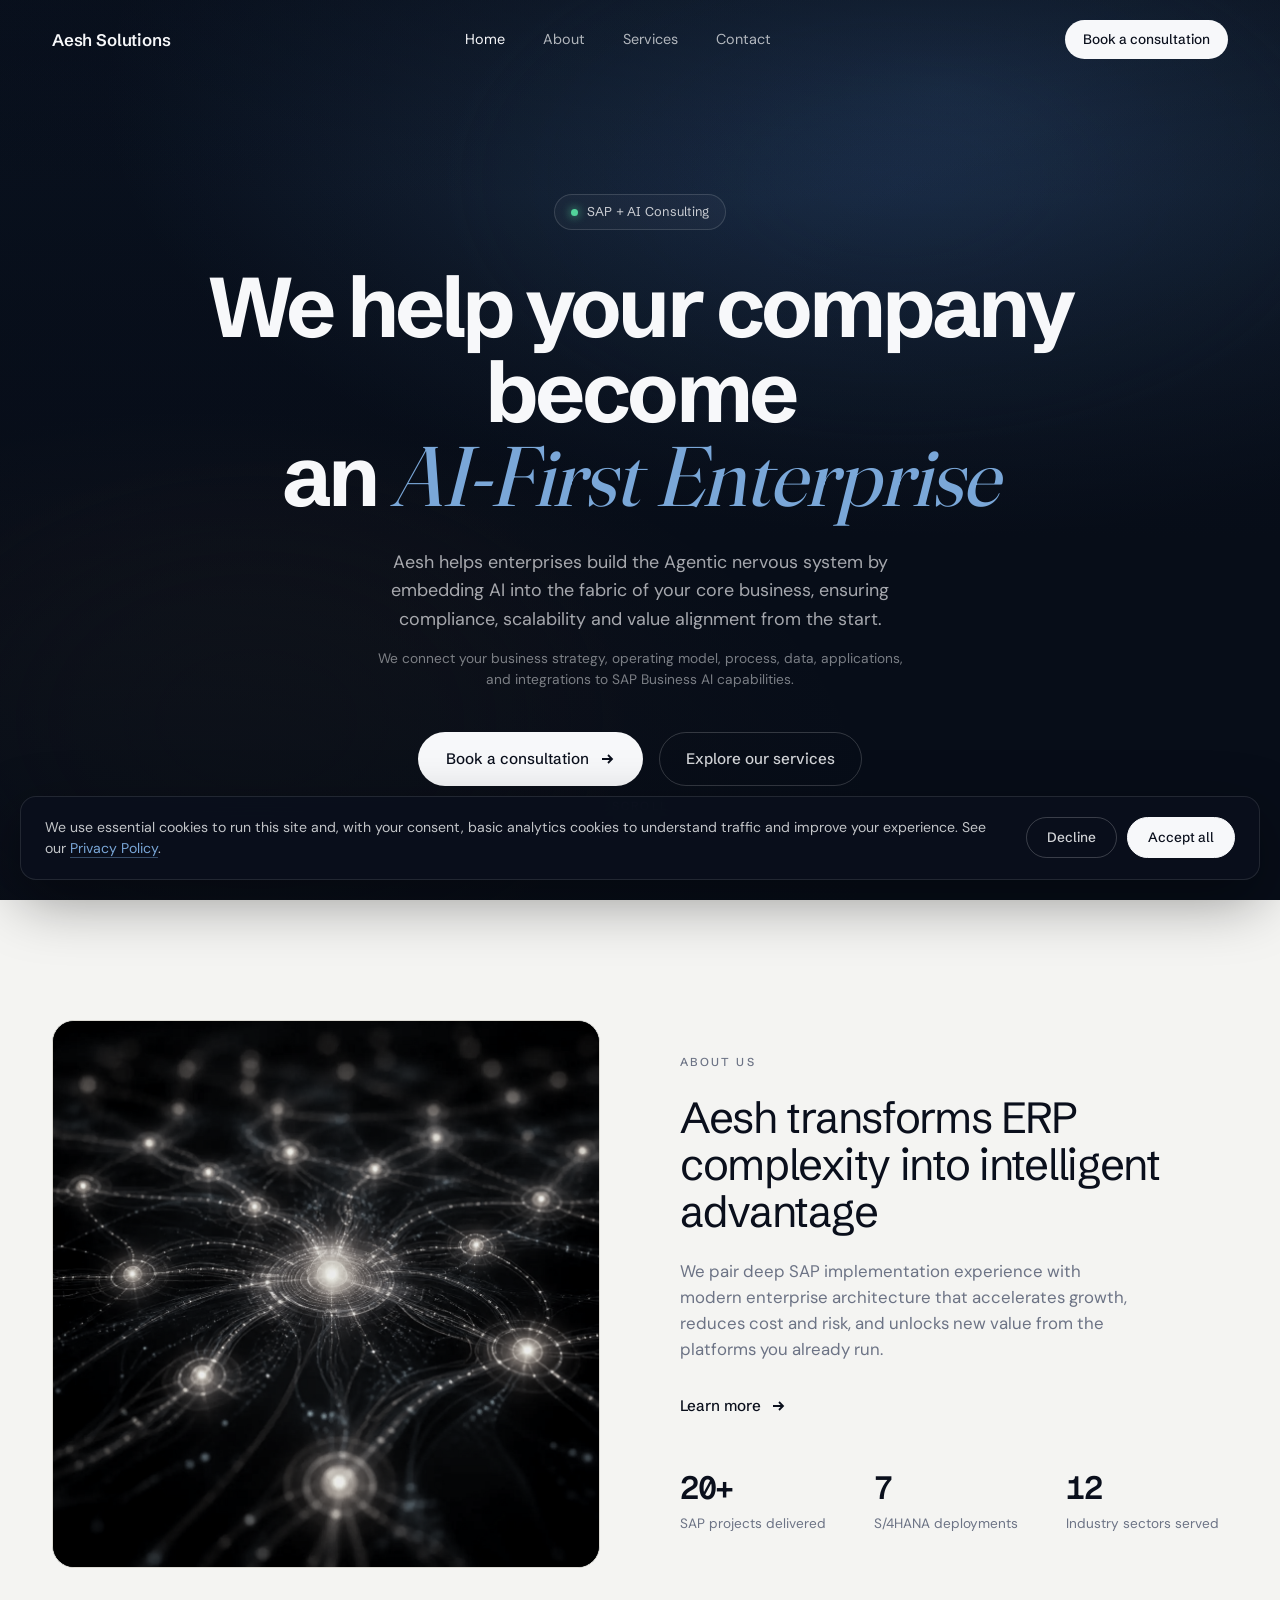
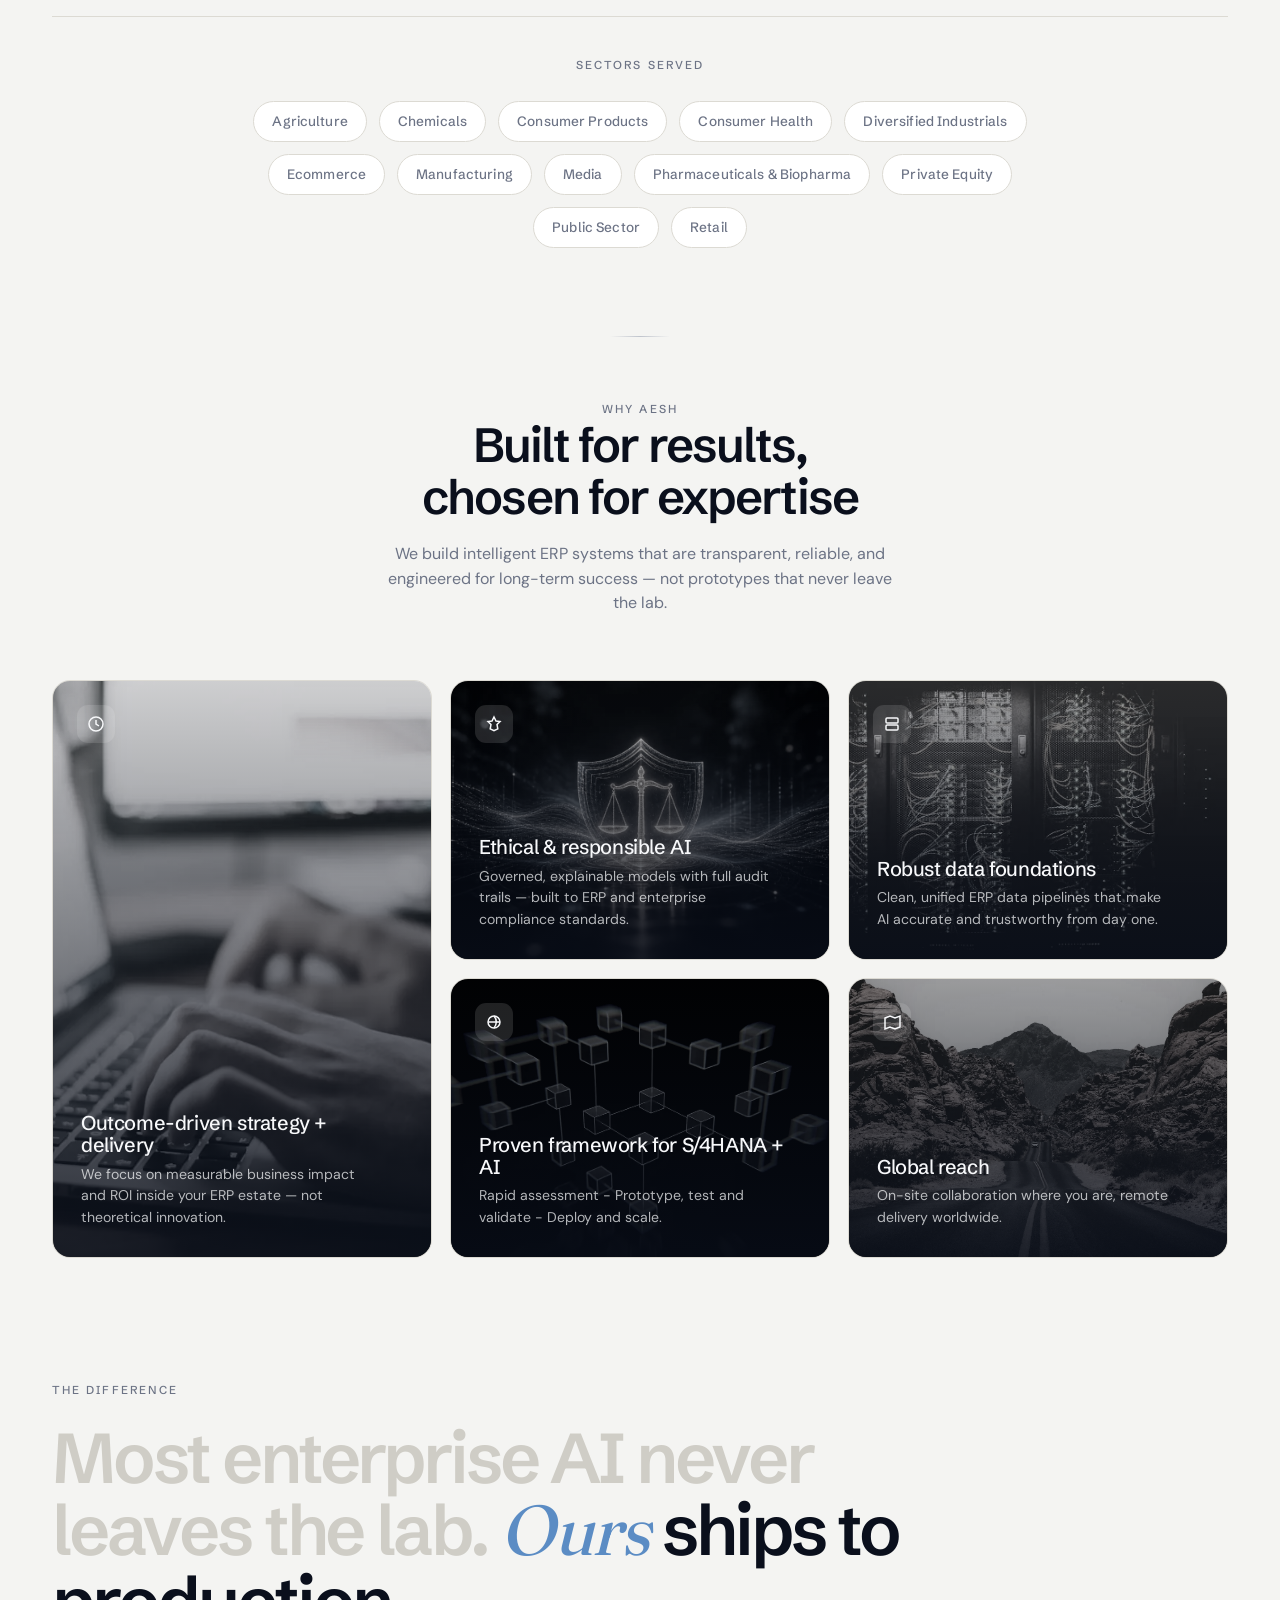
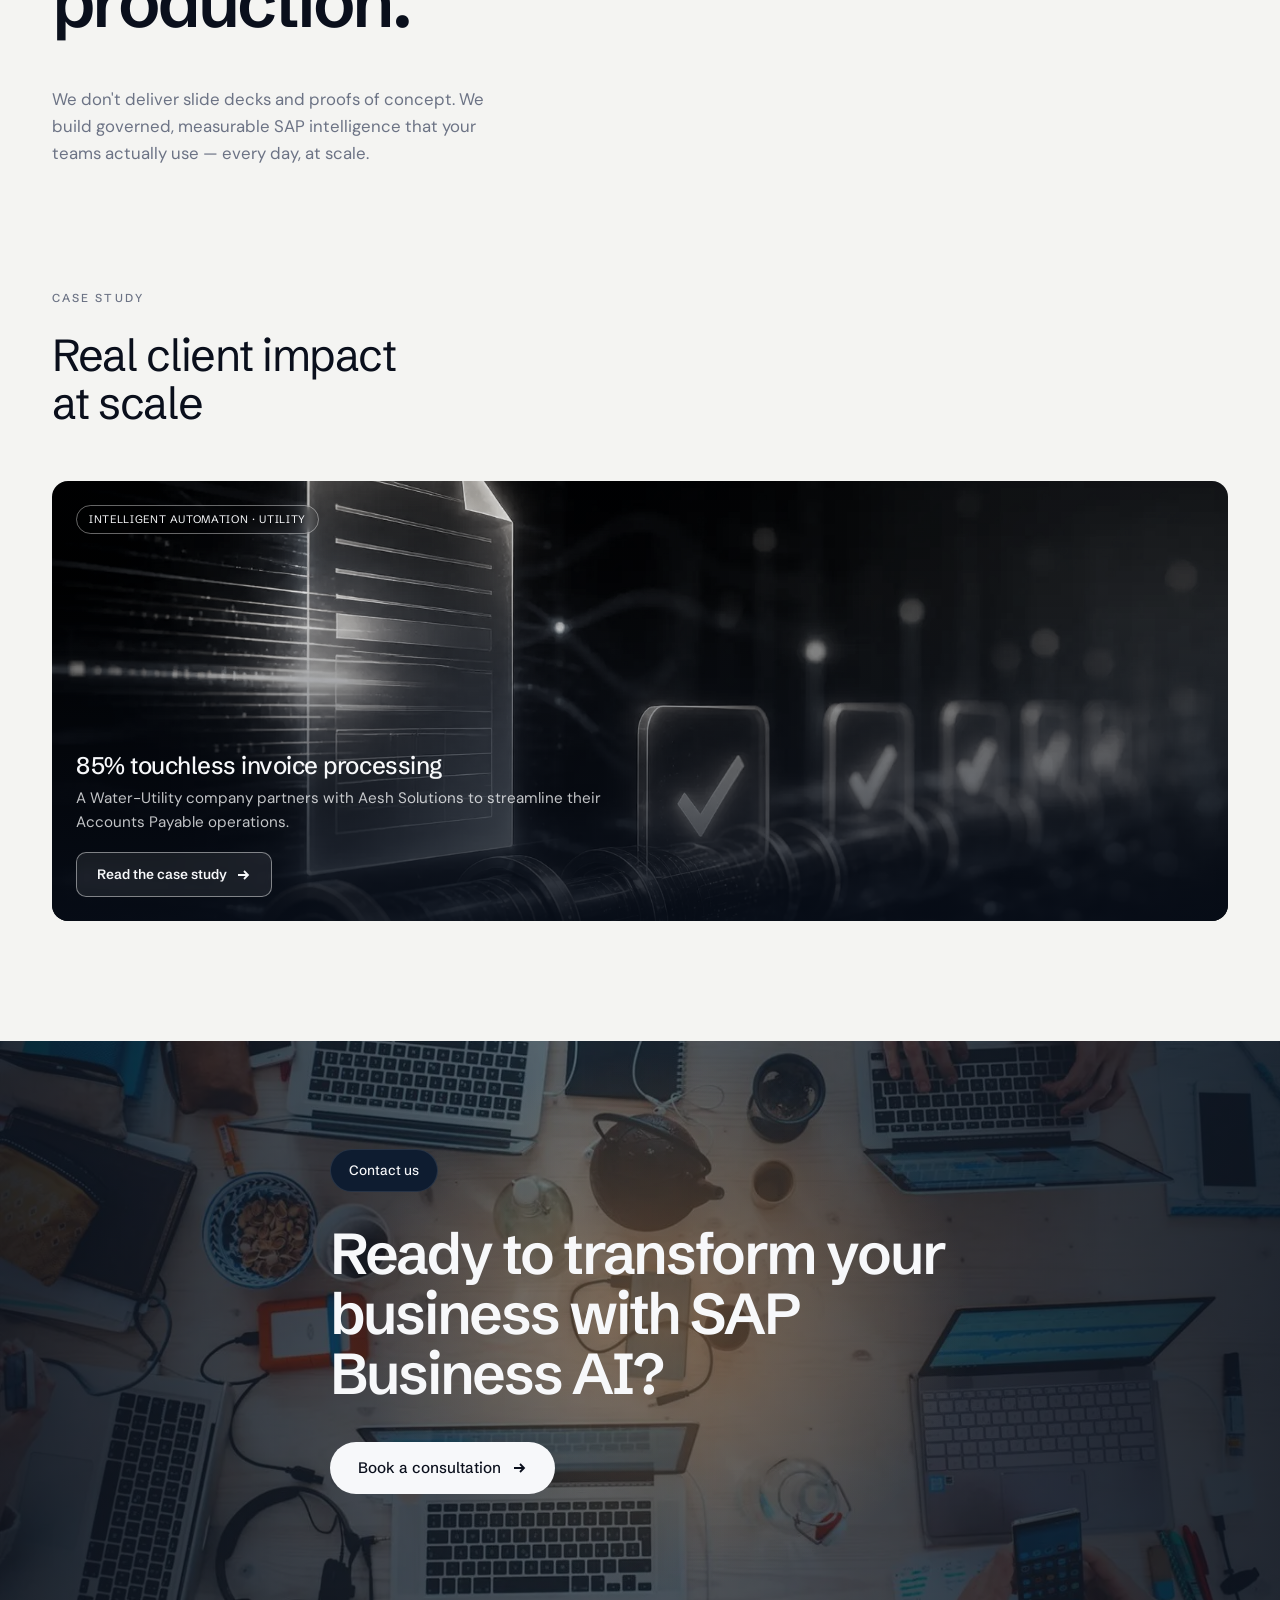
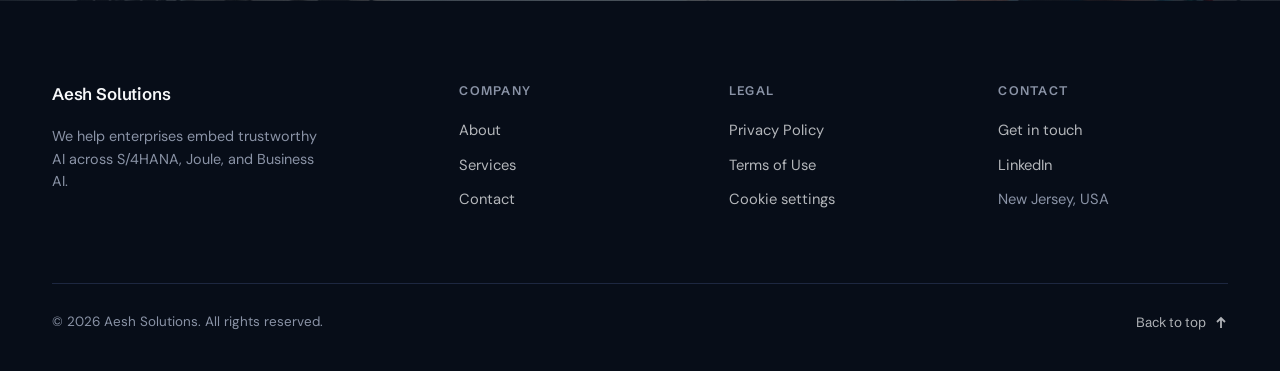
<file: index.html>
<!DOCTYPE html>
<html lang="en">
<head>
<meta charset="UTF-8" />
<meta name="viewport" content="width=device-width, initial-scale=1.0" />
<title>SAP AI Consulting | Agentic ERP Solutions - Aesh Solutions</title>
<meta name="description" content="Aesh Solutions helps enterprises embed agentic AI across S/4HANA, Joule, and SAP Business AI - from assessment to production in 6-10 weeks. NJ-based boutique SAP AI consultancy." />

<!-- Open Graph -->
<meta property="og:title" content="SAP AI Consulting | Agentic ERP Solutions - Aesh Solutions" />
<meta property="og:description" content="Aesh Solutions helps enterprises embed agentic AI across S/4HANA, Joule, and SAP Business AI - from assessment to production in 6-10 weeks. NJ-based boutique SAP AI consultancy." />
<meta property="og:url" content="https://www.aeshsolutions.com/" />
<meta property="og:type" content="website" />
<meta property="og:site_name" content="Aesh Solutions" />
<meta property="og:image" content="https://www.aeshsolutions.com/images/og-image.jpg" />
<meta property="og:image:width" content="1200" />
<meta property="og:image:height" content="630" />
<meta property="og:image:alt" content="Aesh Solutions — Agentic ERP Solutions, SAP AI Consulting" />
<meta name="twitter:card" content="summary_large_image" />
<link rel="canonical" href="https://www.aeshsolutions.com/" />
<link rel="icon" href="favicon.svg" type="image/svg+xml" />
<link rel="apple-touch-icon" href="apple-touch-icon.svg" />
<meta name="theme-color" content="#070d18" />
<link rel="preload" href="fonts/schibsted-grotesk-700-latin.woff2" as="font" type="font/woff2" crossorigin />
<link rel="preload" href="fonts/dm-sans-400-latin.woff2" as="font" type="font/woff2" crossorigin />
<link rel="stylesheet" href="fonts/fonts.css?v=20261102" />
<link rel="stylesheet" href="styles.css?v=20261102" />
<script type="application/ld+json">
{
  "@context": "https://schema.org",
  "@graph": [
    {
      "@type": "Organization",
      "@id": "https://www.aeshsolutions.com/#organization",
      "name": "Aesh Solutions",
      "url": "https://www.aeshsolutions.com/",
      "logo": "https://www.aeshsolutions.com/brand/aesh-logo-512.png",
      "image": "https://www.aeshsolutions.com/images/og-image.jpg",
      "description": "Aesh Solutions is a boutique SAP AI consultancy helping enterprises embed agentic, production-grade AI across S/4HANA, Joule, and SAP Business AI.",
      "email": "sanjeev@aeshsolutions.com",
      "address": {
        "@type": "PostalAddress",
        "addressRegion": "NJ",
        "addressCountry": "US"
      },
      "sameAs": [
        "https://www.linkedin.com/company/aesh-solutions"
      ],
      "contactPoint": {
        "@type": "ContactPoint",
        "contactType": "sales",
        "email": "sanjeev@aeshsolutions.com",
        "url": "https://www.aeshsolutions.com/contact.html",
        "areaServed": "Worldwide",
        "availableLanguage": "English"
      }
    },
    {
      "@type": "WebSite",
      "@id": "https://www.aeshsolutions.com/#website",
      "url": "https://www.aeshsolutions.com/",
      "name": "Aesh Solutions",
      "inLanguage": "en",
      "publisher": { "@id": "https://www.aeshsolutions.com/#organization" }
    },
    {
      "@type": "ProfessionalService",
      "@id": "https://www.aeshsolutions.com/#service",
      "name": "Aesh Solutions",
      "url": "https://www.aeshsolutions.com/",
      "image": "https://www.aeshsolutions.com/images/og-image.jpg",
      "description": "Production-grade SAP AI consulting - Joule, S/4HANA copilots, predictive analytics, intelligent automation, and data engineering.",
      "parentOrganization": { "@id": "https://www.aeshsolutions.com/#organization" },
      "areaServed": "Worldwide",
      "knowsAbout": [
        "SAP S/4HANA",
        "SAP Joule",
        "SAP Business AI",
        "Vendor Invoice Management",
        "Predictive Analytics",
        "Intelligent Automation",
        "Data Engineering"
      ]
    }
  ]
}
</script>
</head>
<body>

<header class="nav" id="nav">
  <div class="nav-inner">
    <a href="index.html" class="brand">Aesh Solutions</a>
    <nav class="nav-links">
      <a href="index.html" aria-current="page">Home</a>
      <a href="about.html">About</a>
      <a href="services.html">Services</a>
      <a href="contact.html">Contact</a>
    </nav>
    <a href="contact.html" class="nav-cta">Book a consultation</a>
    <button class="nav-toggle" aria-label="Open menu"><svg width="24" height="24" fill="none" stroke="currentColor" stroke-width="1.6"><path d="M3 6h18M3 12h18M3 18h18"/></svg></button>
  </div>
</header>

<!-- HERO -->
<section class="hero" id="top">
  <div class="hero-overlay" aria-hidden="true"></div>
  <div class="hero-grain"></div>
  <div class="wrap hero-inner">
    <span class="badge reveal in"><span class="dot"></span> SAP + AI Consulting</span>
    <h1 class="reveal in d1">We help your company become<br>an <em>AI-First Enterprise</em></h1>
    <p class="sub reveal in d2">Aesh helps enterprises build the Agentic nervous system by embedding AI into the fabric of your core business, ensuring compliance, scalability and value alignment from the start.</p>
    <p class="sub fine reveal in d2">We connect your business strategy, operating model, process, data, applications, and integrations to SAP Business AI capabilities.</p>
    <div class="hero-actions reveal in d3">
      <a href="contact.html" class="btn-primary">Book a consultation <svg width="16" height="16" fill="none" stroke="currentColor" stroke-width="1.8"><path d="M3 8h10M9 4l4 4-4 4"/></svg></a>
      <a href="services.html" class="btn-ghost">Explore our services</a>
    </div>
  </div>
  <div class="hero-scroll"><span>Scroll</span><span class="bar"></span></div>
</section>

<!-- ABOUT TEASER -->
<section class="light pad" id="about" style="padding-bottom:56px">
  <div class="wrap">
    <div class="about-grid">
      <div class="media reveal story-media"><picture><source srcset="images/agentic-network.webp" type="image/webp"><img src="images/agentic-network.jpg" alt="Agentic enterprise digital nervous system — interconnected AI nodes and data streams" loading="lazy" decoding="async" width="1100" height="1100" /></picture><span class="sheen" aria-hidden="true"></span></div>
      <div class="about-text reveal d1">
        <p class="eyebrow">About us</p>
        <h2 class="h-display">Aesh transforms ERP complexity into intelligent advantage</h2>
        <p class="lead">We pair deep SAP implementation experience with modern enterprise architecture that accelerates growth, reduces cost and risk, and unlocks new value from the platforms you already run.</p>
        <a href="about.html" class="link-arrow">Learn more <svg width="16" height="16" fill="none" stroke="currentColor" stroke-width="1.8"><path d="M3 8h10M9 4l4 4-4 4"/></svg></a>
        <div class="stats">
          <div class="stat"><div class="n">20+</div><div class="l">SAP projects delivered</div></div>
          <div class="stat"><div class="n">7</div><div class="l">S/4HANA deployments</div></div>
          <div class="stat"><div class="n">12</div><div class="l">Industry sectors served</div></div>
        </div>
      </div>
    </div>
    <div class="sectors reveal d2">
      <p class="eyebrow" style="text-align:center">Sectors served</p>
      <ul class="sectors-list" aria-label="Sectors served">
        <li>Agriculture</li><li>Chemicals</li><li>Consumer Products</li><li>Consumer Health</li><li>Diversified Industrials</li><li>Ecommerce</li><li>Manufacturing</li><li>Media</li><li>Pharmaceuticals &amp; Biopharma</li><li>Private Equity</li><li>Public Sector</li><li>Retail</li>
      </ul>
    </div>
  </div>
</section>

<!-- WHY BENTO -->
<section class="light pad" id="why" style="padding-top:32px;padding-bottom:64px">
  <div class="wrap"><span class="section-rule" aria-hidden="true"></span>
    <div class="feat-head reveal">
      <p class="eyebrow" style="text-align:center">Why Aesh</p>
      <h2 class="h-display">Built for results,<br>chosen for expertise</h2>
      <p>We build intelligent ERP systems that are transparent, reliable, and engineered for long-term success — not prototypes that never leave the lab.</p>
    </div>
    <div class="bento">
      <div class="card tall card-dark reveal"><div class="bimg"><picture><source srcset="images/analyst-desk.webp" type="image/webp"><img src="images/analyst-desk.jpg" alt="Analyst working at a desk" loading="lazy" decoding="async"/></picture></div>
        <span class="ic"><svg width="18" height="18" fill="none" stroke="currentColor" stroke-width="1.5"><circle cx="9" cy="9" r="7"/><path d="M9 5v4l3 2"/></svg></span>
        <h3>Outcome-driven strategy + delivery</h3><p>We focus on measurable business impact and ROI inside your ERP estate — not theoretical innovation.</p></div>
      <div class="card card-dark reveal d1"><div class="bimg"><picture><source srcset="images/ethical-ai.webp" type="image/webp"><img src="images/ethical-ai.jpg" alt="Ethical and responsible AI governance" loading="lazy" decoding="async"/></picture></div>
        <span class="ic"><svg width="18" height="18" fill="none" stroke="currentColor" stroke-width="1.5"><path d="M9 2l2 4 4 .5-3 3 .8 4.3L9 15.7 5.2 13.8 6 9.5 3 6.5 7 6z"/></svg></span>
        <h3>Ethical &amp; responsible AI</h3><p>Governed, explainable models with full audit trails — built to ERP and enterprise compliance standards.</p></div>
      <div class="card card-dark reveal d2"><div class="bimg"><picture><source srcset="images/data-center.webp" type="image/webp"><img src="images/data-center.jpg" alt="Data center servers" loading="lazy" decoding="async"/></picture></div>
        <span class="ic"><svg width="18" height="18" fill="none" stroke="currentColor" stroke-width="1.5"><rect x="3" y="3" width="12" height="5" rx="1"/><rect x="3" y="10" width="12" height="5" rx="1"/></svg></span>
        <h3>Robust data foundations</h3><p>Clean, unified ERP data pipelines that make AI accurate and trustworthy from day one.</p></div>
      <div class="card card-dark reveal d1"><div class="bimg"><picture><source srcset="images/ai-abstract.webp" type="image/webp"><img src="images/ai-abstract.jpg" alt="Abstract AI network" loading="lazy" decoding="async"/></picture></div>
        <span class="ic"><svg width="18" height="18" fill="none" stroke="currentColor" stroke-width="1.5"><circle cx="9" cy="9" r="6"/><path d="M3 9h12M9 3a9 9 0 010 12"/></svg></span>
        <h3>Proven framework for S/4HANA + AI</h3><p>Rapid assessment - Prototype, test and validate - Deploy and scale.</p></div>
      <div class="card card-dark reveal d2"><div class="bimg"><picture><source srcset="images/nj-skyline.webp" type="image/webp"><img src="images/nj-skyline.jpg" alt="New Jersey skyline" loading="lazy" decoding="async"/></picture></div>
        <span class="ic"><svg width="18" height="18" fill="none" stroke="currentColor" stroke-width="1.5"><path d="M2 5l5-2 5 2 5-2v11l-5 2-5-2-5 2z"/></svg></span>
        <h3>Global reach</h3><p>On-site collaboration where you are, remote delivery worldwide.</p></div>
    </div>
  </div>
</section>

<!-- OVERSIZED EDITORIAL STATEMENT -->
<section class="statement-sec on-light">
  <div class="wrap">
    <p class="eyebrow">The difference</p>
    <h2 class="statement reveal">Most enterprise AI never leaves the lab. <em>Ours</em> <span class="lift">ships to production.</span></h2>
    <p class="statement-foot reveal d1">We don't deliver slide decks and proofs of concept. We build governed, measurable SAP intelligence that your teams actually use — every day, at scale.</p>
  </div>
</section>

<!-- CASE STUDIES TEASER -->
<section class="light pad" id="work" style="padding-top:64px">
  <div class="wrap">
    <div class="cs-head reveal">
      <div><p class="eyebrow">Case study</p><h2 class="h-display">Real client impact<br>at scale</h2></div>
    </div>
    <div class="cs-row feature">
      <a class="cs-card reveal" href="case-automated-decision-systems.html"><picture><source srcset="images/ap-invoice.webp" type="image/webp"><img src="images/ap-invoice.jpg" alt="Automated invoice processing" loading="lazy" decoding="async"/></picture><span class="cs-tag">Intelligent Automation · Utility</span><h3>85% touchless invoice processing</h3><p>A Water-Utility company partners with Aesh Solutions to streamline their Accounts Payable operations.</p><span class="cs-cta">Read the case study <svg width="16" height="16" fill="none" stroke="currentColor" stroke-width="1.8"><path d="M3 8h10M9 4l4 4-4 4"/></svg></span></a>
    </div>
  </div>
</section>

<!-- CTA -->
<section class="cta" id="contact">
  <div class="cta-img"><picture><source srcset="images/team-collab.webp" type="image/webp"><img src="images/team-collab.jpg" alt="Team collaborating" loading="lazy" decoding="async"/></picture></div>
  <div class="wrap cta-inner reveal">
    <span class="chip">Contact us</span>
    <h2 class="h-display">Ready to transform your business with SAP Business AI?</h2>
    <a href="contact.html" class="btn-primary">Book a consultation <svg width="16" height="16" fill="none" stroke="currentColor" stroke-width="1.8"><path d="M3 8h10M9 4l4 4-4 4"/></svg></a>
  </div>
</section>

<footer>
  <div class="wrap">
    <div class="foot-grid">
      <div class="foot-brand">
        <a href="index.html" class="brand">Aesh Solutions</a>
        <p>We help enterprises embed trustworthy AI across S/4HANA, Joule, and Business AI.</p>
      </div>
      <div class="foot-col"><h4>Company</h4><a href="about.html">About</a><a href="services.html">Services</a><a href="contact.html">Contact</a></div>
      <div class="foot-col"><h4>Legal</h4><a href="privacy.html">Privacy Policy</a><a href="terms.html">Terms of Use</a><a href="#" data-cookie-settings>Cookie settings</a></div>
      <div class="foot-col"><h4>Contact</h4><a href="contact.html">Get in touch</a><a href="https://www.linkedin.com/company/aesh-solutions" target="_blank" rel="noopener">LinkedIn</a><span>New Jersey, USA</span></div>
    </div>
    <div class="foot-bot">
      <p>© <span data-year>2026</span> Aesh Solutions. All rights reserved.</p>
      <a href="#top" class="back-top">Back to top <svg width="14" height="14" fill="none" stroke="currentColor" stroke-width="1.8"><path d="M7 12V2M3 6l4-4 4 4"/></svg></a>
    </div>
  </div>
</footer>
<script src="main.js?v=20261102"></script>
</body>
</html>
</file>
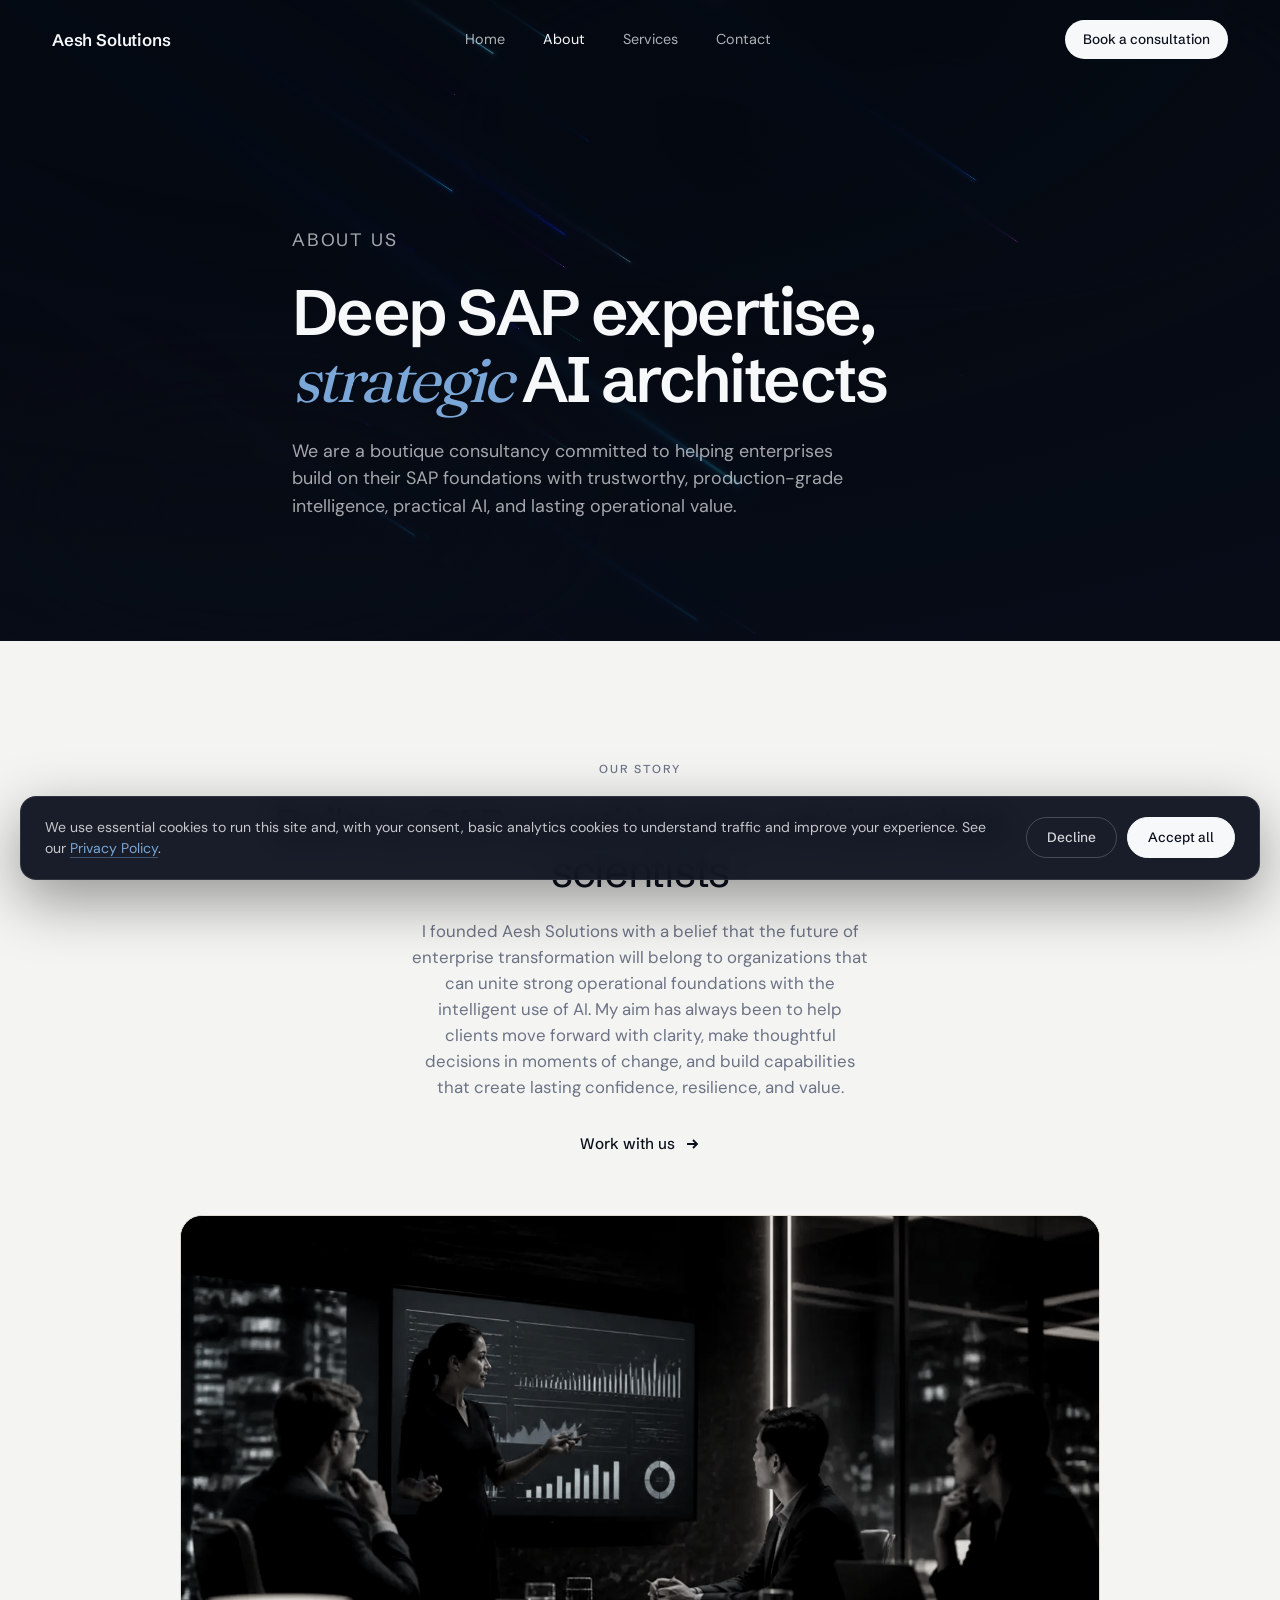
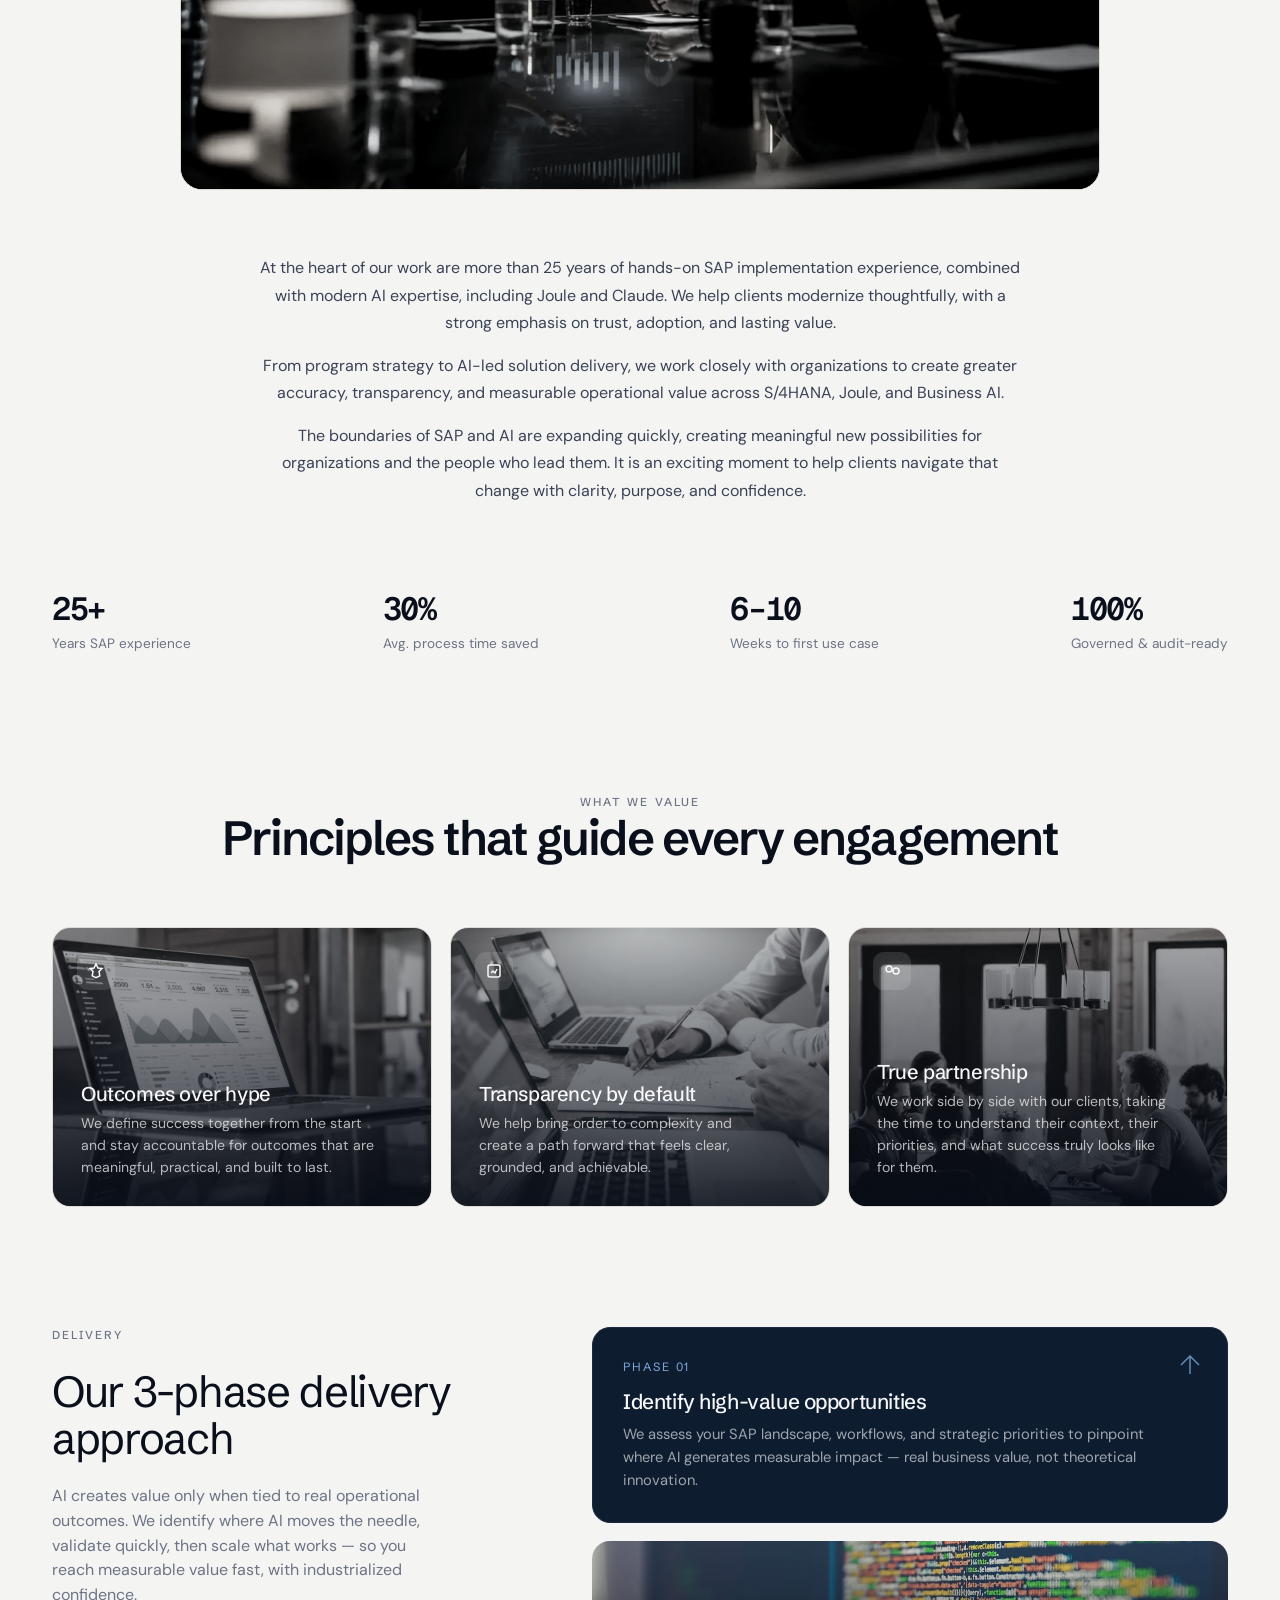
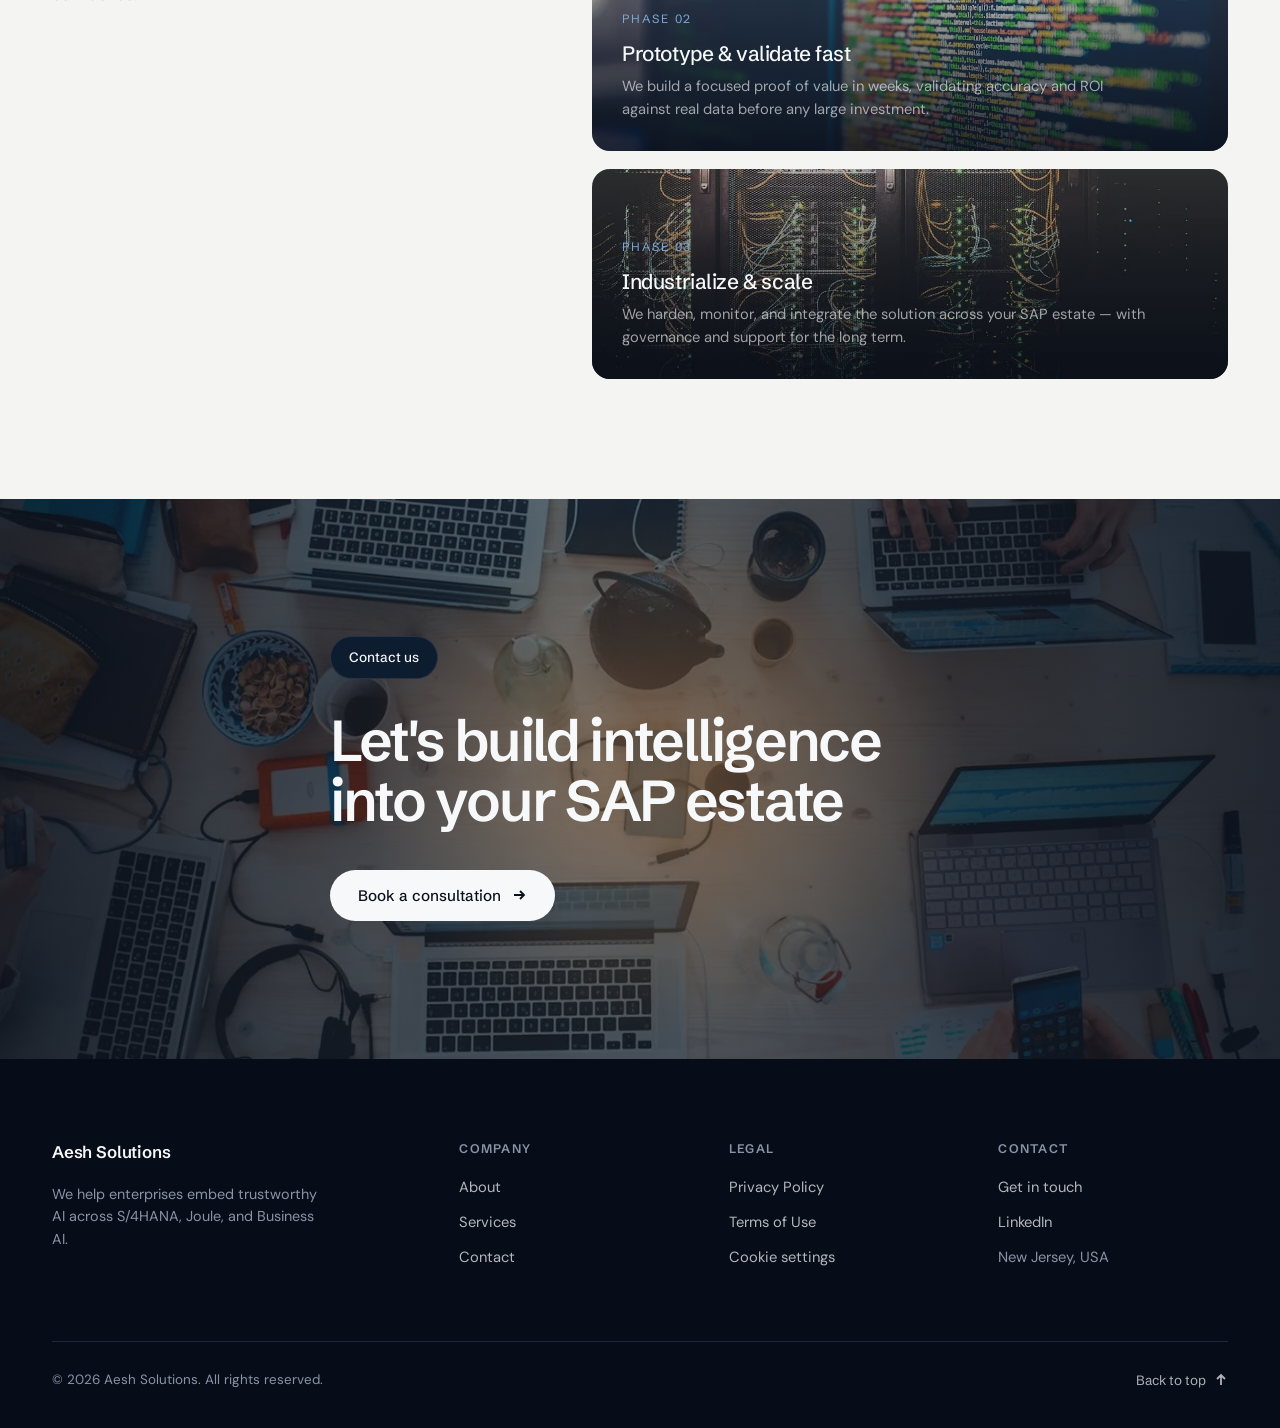
<file: about.html>
<!DOCTYPE html>
<html lang="en">
<head>
<meta charset="UTF-8" />
<meta name="viewport" content="width=device-width, initial-scale=1.0" />
<title>About Aesh Solutions | 25+ Years SAP &amp; AI Expertise</title>
<meta name="description" content="Aesh Solutions is a boutique SAP AI consultancy built on 25+ years of hands-on SAP experience. We help enterprises build governed, production-ready AI across S/4HANA, Joule, and Business AI." />

<!-- Open Graph -->
<meta property="og:title" content="About Aesh Solutions | 25+ Years SAP &amp; AI Expertise" />
<meta property="og:description" content="Aesh Solutions is a boutique SAP AI consultancy built on 25+ years of hands-on SAP experience. We help enterprises build governed, production-ready AI across S/4HANA, Joule, and Business AI." />
<meta property="og:url" content="https://www.aeshsolutions.com/about.html" />
<meta property="og:type" content="website" />
<meta property="og:site_name" content="Aesh Solutions" />
<meta property="og:image" content="https://www.aeshsolutions.com/images/og-about.jpg" />
<meta property="og:image:width" content="1200" />
<meta property="og:image:height" content="630" />
<meta property="og:image:alt" content="About Aesh Solutions — 25+ years SAP & AI expertise" />
<meta name="twitter:card" content="summary_large_image" />
<link rel="canonical" href="https://www.aeshsolutions.com/about.html" />
<link rel="icon" href="favicon.svg" type="image/svg+xml" />
<link rel="apple-touch-icon" href="apple-touch-icon.svg" />
<meta name="theme-color" content="#070d18" />
<link rel="stylesheet" href="fonts/fonts.css?v=20261102" />
<link rel="stylesheet" href="styles.css?v=20261102" />
</head>
<body>

<header class="nav" id="nav">
  <div class="nav-inner">
    <a href="index.html" class="brand">Aesh Solutions</a>
    <nav class="nav-links">
      <a href="index.html">Home</a>
      <a href="about.html" aria-current="page">About</a>
      <a href="services.html">Services</a>
      <a href="contact.html">Contact</a>
    </nav>
    <a href="contact.html" class="nav-cta">Book a consultation</a>
    <button class="nav-toggle" aria-label="Open menu"><svg width="24" height="24" fill="none" stroke="currentColor" stroke-width="1.6"><path d="M3 6h18M3 12h18M3 18h18"/></svg></button>
  </div>
</header>

<section class="page-hero" id="top">
  <div class="hero-shader" data-static="8" aria-hidden="true"></div>
  <div class="hero-overlay" aria-hidden="true"></div>
  <div class="hero-grain"></div>
  <div class="wrap page-hero-inner reveal in">
    <p class="crumb">About us</p>
    <h1>Deep SAP expertise, <em>strategic</em> AI architects</h1>
    <p>We are a boutique consultancy committed to helping enterprises build on their SAP foundations with trustworthy, production-grade intelligence, practical AI, and lasting operational value.</p>
  </div>
</section>

<!-- STORY -->
<section class="light pad">
  <div class="wrap">
    <div class="about-text reveal" style="text-align:center;max-width:760px;margin:0 auto">
      <p class="eyebrow">Our story</p>
      <h2 class="h-display">Built by SAP practitioners, not just data scientists</h2>
      <p class="lead" style="margin-left:auto;margin-right:auto">I founded Aesh Solutions with a belief that the future of enterprise transformation will belong to organizations that can unite strong operational foundations with the intelligent use of AI. My aim has always been to help clients move forward with clarity, make thoughtful decisions in moments of change, and build capabilities that create lasting confidence, resilience, and value.</p>
      <a href="contact.html" class="link-arrow">Work with us <svg width="16" height="16" fill="none" stroke="currentColor" stroke-width="1.8"><path d="M3 8h10M9 4l4 4-4 4"/></svg></a>
    </div>
    <div class="media wide story-media" style="max-width:920px;margin:56px auto 0"><picture><source srcset="images/consulting-team-ai.webp" type="image/webp"><img src="images/consulting-team-ai.jpg" alt="Consulting team collaborating around data dashboards" loading="lazy" decoding="async" /></picture><span class="sheen" aria-hidden="true"></span></div>
    <div class="prose reveal" style="margin:64px auto 0;text-align:center">
      <p>At the heart of our work are more than 25 years of hands-on SAP implementation experience, combined with modern AI expertise, including Joule and Claude. We help clients modernize thoughtfully, with a strong emphasis on trust, adoption, and lasting value.</p>
      <p>From program strategy to AI-led solution delivery, we work closely with organizations to create greater accuracy, transparency, and measurable operational value across S/4HANA, Joule, and Business AI.</p>
      <p>The boundaries of SAP and AI are expanding quickly, creating meaningful new possibilities for organizations and the people who lead them. It is an exciting moment to help clients navigate that change with clarity, purpose, and confidence.</p>
    </div>

    <div class="stats reveal d2" style="margin-top:80px;justify-content:space-between">
      <div class="stat"><div class="n">25+</div><div class="l">Years SAP experience</div></div>
      <div class="stat"><div class="n">30%</div><div class="l">Avg. process time saved</div></div>
      <div class="stat"><div class="n">6–10</div><div class="l">Weeks to first use case</div></div>
      <div class="stat"><div class="n">100%</div><div class="l">Governed &amp; audit-ready</div></div>
    </div>
  </div>
</section>

<!-- VALUES BENTO -->
<section class="light pad" style="padding-top:0">
  <div class="wrap">
    <div class="feat-head reveal">
      <p class="eyebrow" style="text-align:center">What we value</p>
      <h2 class="h-display">Principles that guide every engagement</h2>
    </div>
    <div class="bento">
      <div class="card card-dark reveal"><div class="bimg"><picture><source srcset="images/analytics-bi.webp" type="image/webp"><img src="images/analytics-bi.jpg" alt="Business intelligence dashboard" loading="lazy" decoding="async"/></picture></div><span class="ic"><svg width="18" height="18" fill="none" stroke="currentColor" stroke-width="1.5"><path d="M9 2l2 4 4 .5-3 3 .8 4.3L9 15.7 5.2 13.8 6 9.5 3 6.5 7 6z"/></svg></span><h3>Outcomes over hype</h3><p>We define success together from the start and stay accountable for outcomes that are meaningful, practical, and built to last.</p></div>
      <div class="card card-dark reveal d1"><div class="bimg"><picture><source srcset="images/analytics.webp" type="image/webp"><img src="images/analytics.jpg" alt="Analytics" loading="lazy" decoding="async"/></picture></div><span class="ic"><svg width="18" height="18" fill="none" stroke="currentColor" stroke-width="1.5"><rect x="3" y="3" width="12" height="12" rx="2"/><path d="M6 11l2-2 2 2 2-4"/></svg></span><h3>Transparency by default</h3><p>We help bring order to complexity and create a path forward that feels clear, grounded, and achievable.</p></div>
      <div class="card card-dark reveal d2"><div class="bimg"><picture><source srcset="images/partnership.webp" type="image/webp"><img src="images/partnership.jpg" alt="Partnership" loading="lazy" decoding="async"/></picture></div><span class="ic"><svg width="18" height="18" fill="none" stroke="currentColor" stroke-width="1.5"><circle cx="6" cy="7" r="3"/><circle cx="13" cy="9" r="3"/></svg></span><h3>True partnership</h3><p>We work side by side with our clients, taking the time to understand their context, their priorities, and what success truly looks like for them.</p></div>
    </div>
  </div>
</section>

<!-- APPROACH -->
<section class="light pad" id="approach" style="padding-top:0">
  <div class="wrap">
    <div class="approach-grid">
      <div class="approach-head reveal">
        <p class="eyebrow">Delivery</p>
        <h2 class="h-display">Our 3-phase delivery approach</h2>
        <p>AI creates value only when tied to real operational outcomes. We identify where AI moves the needle, validate quickly, then scale what works — so you reach measurable value fast, with industrialized confidence.</p>
      </div>
      <div class="phase-cards">
        <div class="phase-card featured reveal">
          <span class="icn"><svg width="22" height="22" fill="none" stroke="currentColor" stroke-width="1.5"><path d="M11 2v18M2 11l9-9 9 9"/></svg></span>
          <p class="pnum">Phase 01</p><h3>Identify high-value opportunities</h3>
          <p>We assess your SAP landscape, workflows, and strategic priorities to pinpoint where AI generates measurable impact — real business value, not theoretical innovation.</p>
        </div>
        <div class="phase-card img reveal d1"><picture><source srcset="images/prototyping.webp" type="image/webp"><img src="images/prototyping.jpg" alt="Prototyping" loading="lazy" decoding="async"/></picture>
          <div><p class="pnum">Phase 02</p><h3>Prototype &amp; validate fast</h3><p>We build a focused proof of value in weeks, validating accuracy and ROI against real data before any large investment.</p></div>
        </div>
        <div class="phase-card img reveal d2"><picture><source srcset="images/data-center.webp" type="image/webp"><img src="images/data-center.jpg" alt="Scaling infrastructure" loading="lazy" decoding="async"/></picture>
          <div><p class="pnum">Phase 03</p><h3>Industrialize &amp; scale</h3><p>We harden, monitor, and integrate the solution across your SAP estate — with governance and support for the long term.</p></div>
        </div>
      </div>
    </div>
  </div>
</section>

<!-- CTA -->
<section class="cta">
  <div class="cta-img"><picture><source srcset="images/team-collab.webp" type="image/webp"><img src="images/team-collab.jpg" alt="Team collaborating" loading="lazy" decoding="async"/></picture></div>
  <div class="wrap cta-inner reveal">
    <span class="chip">Contact us</span>
    <h2 class="h-display">Let's build intelligence into your SAP estate</h2>
    <a href="contact.html" class="btn-primary">Book a consultation <svg width="16" height="16" fill="none" stroke="currentColor" stroke-width="1.8"><path d="M3 8h10M9 4l4 4-4 4"/></svg></a>
  </div>
</section>

<footer>
  <div class="wrap">
    <div class="foot-grid">
      <div class="foot-brand">
        <a href="index.html" class="brand">Aesh Solutions</a>
        <p>We help enterprises embed trustworthy AI across S/4HANA, Joule, and Business AI.</p>
      </div>
      <div class="foot-col"><h4>Company</h4><a href="about.html">About</a><a href="services.html">Services</a><a href="contact.html">Contact</a></div>
      <div class="foot-col"><h4>Legal</h4><a href="privacy.html">Privacy Policy</a><a href="terms.html">Terms of Use</a><a href="#" data-cookie-settings>Cookie settings</a></div>
      <div class="foot-col"><h4>Contact</h4><a href="contact.html">Get in touch</a><a href="https://www.linkedin.com/company/aesh-solutions" target="_blank" rel="noopener">LinkedIn</a><span>New Jersey, USA</span></div>
    </div>
    <div class="foot-bot">
      <p>© <span data-year>2026</span> Aesh Solutions. All rights reserved.</p>
      <a href="#top" class="back-top">Back to top <svg width="14" height="14" fill="none" stroke="currentColor" stroke-width="1.8"><path d="M7 12V2M3 6l4-4 4 4"/></svg></a>
    </div>
  </div>
</footer>
<script defer src="shader.js?v=20261102"></script>
<script src="main.js?v=20261102"></script>
</body>
</html>
</file>
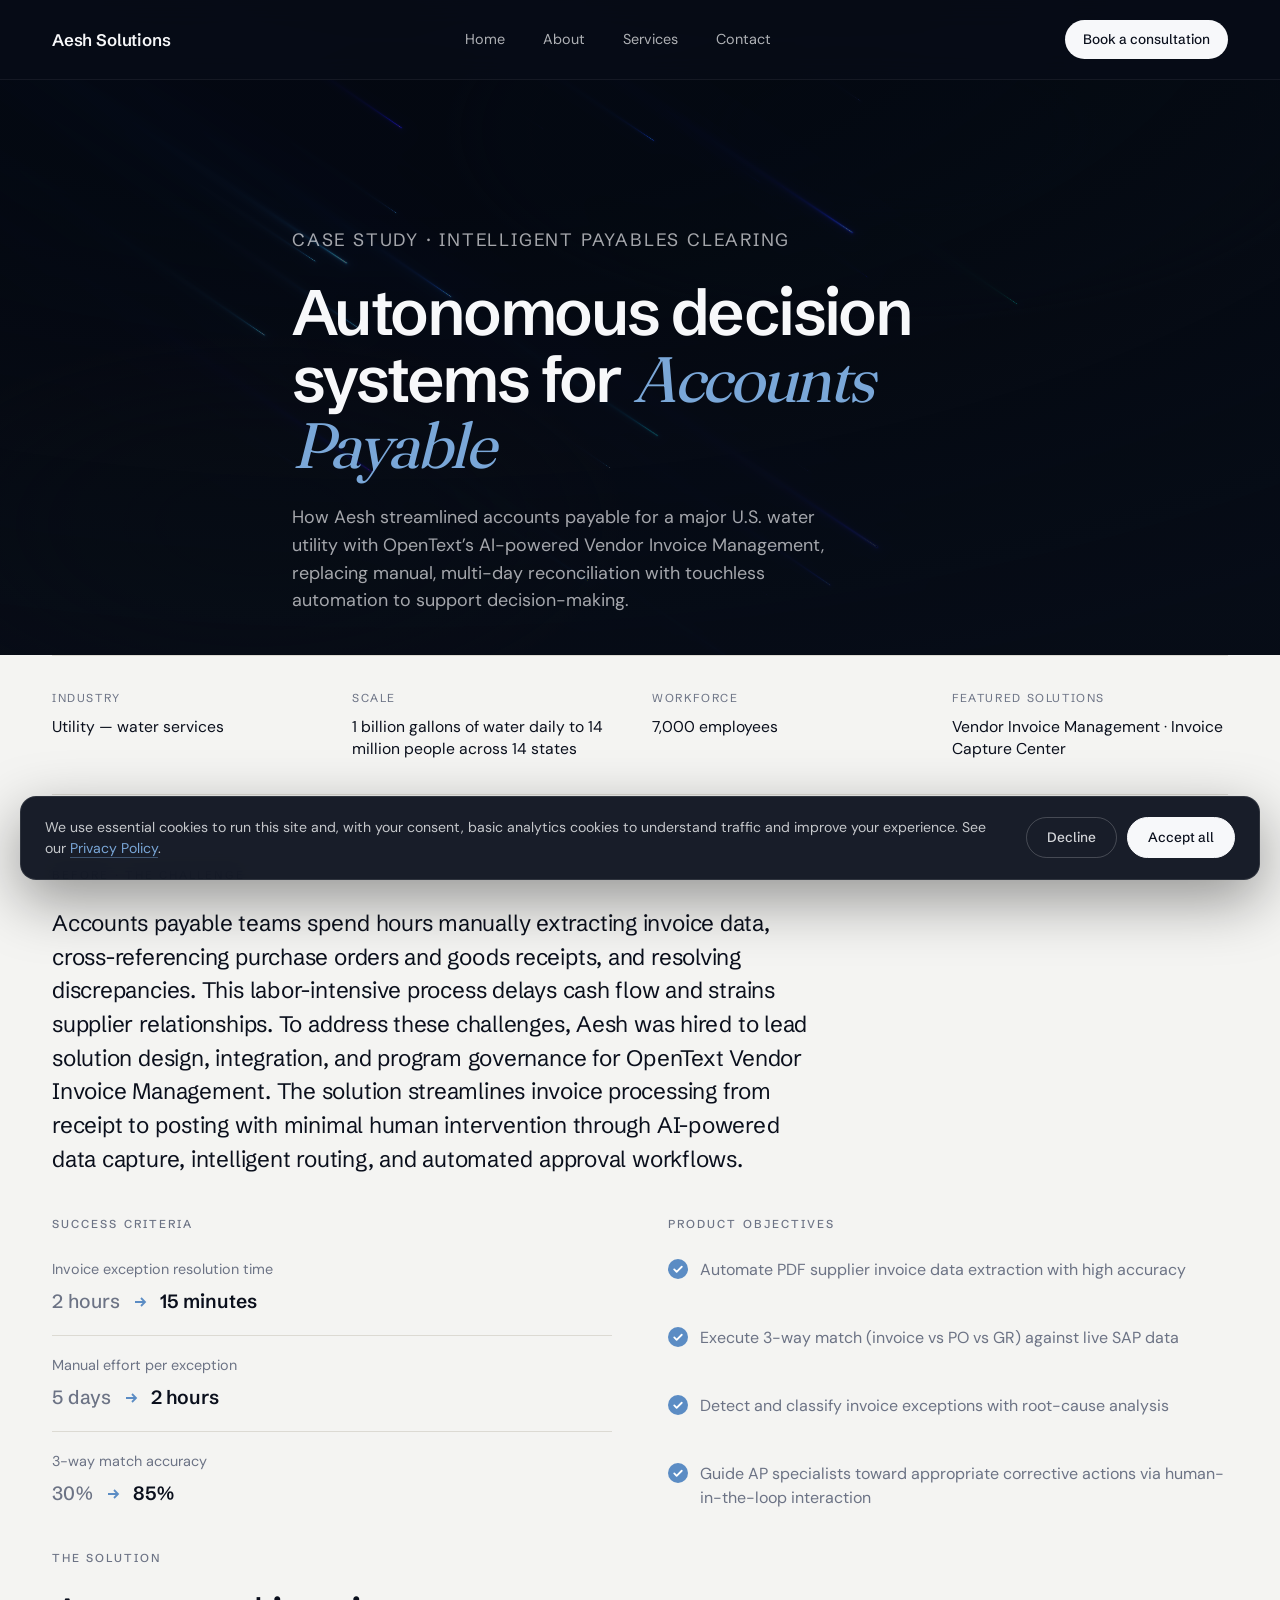
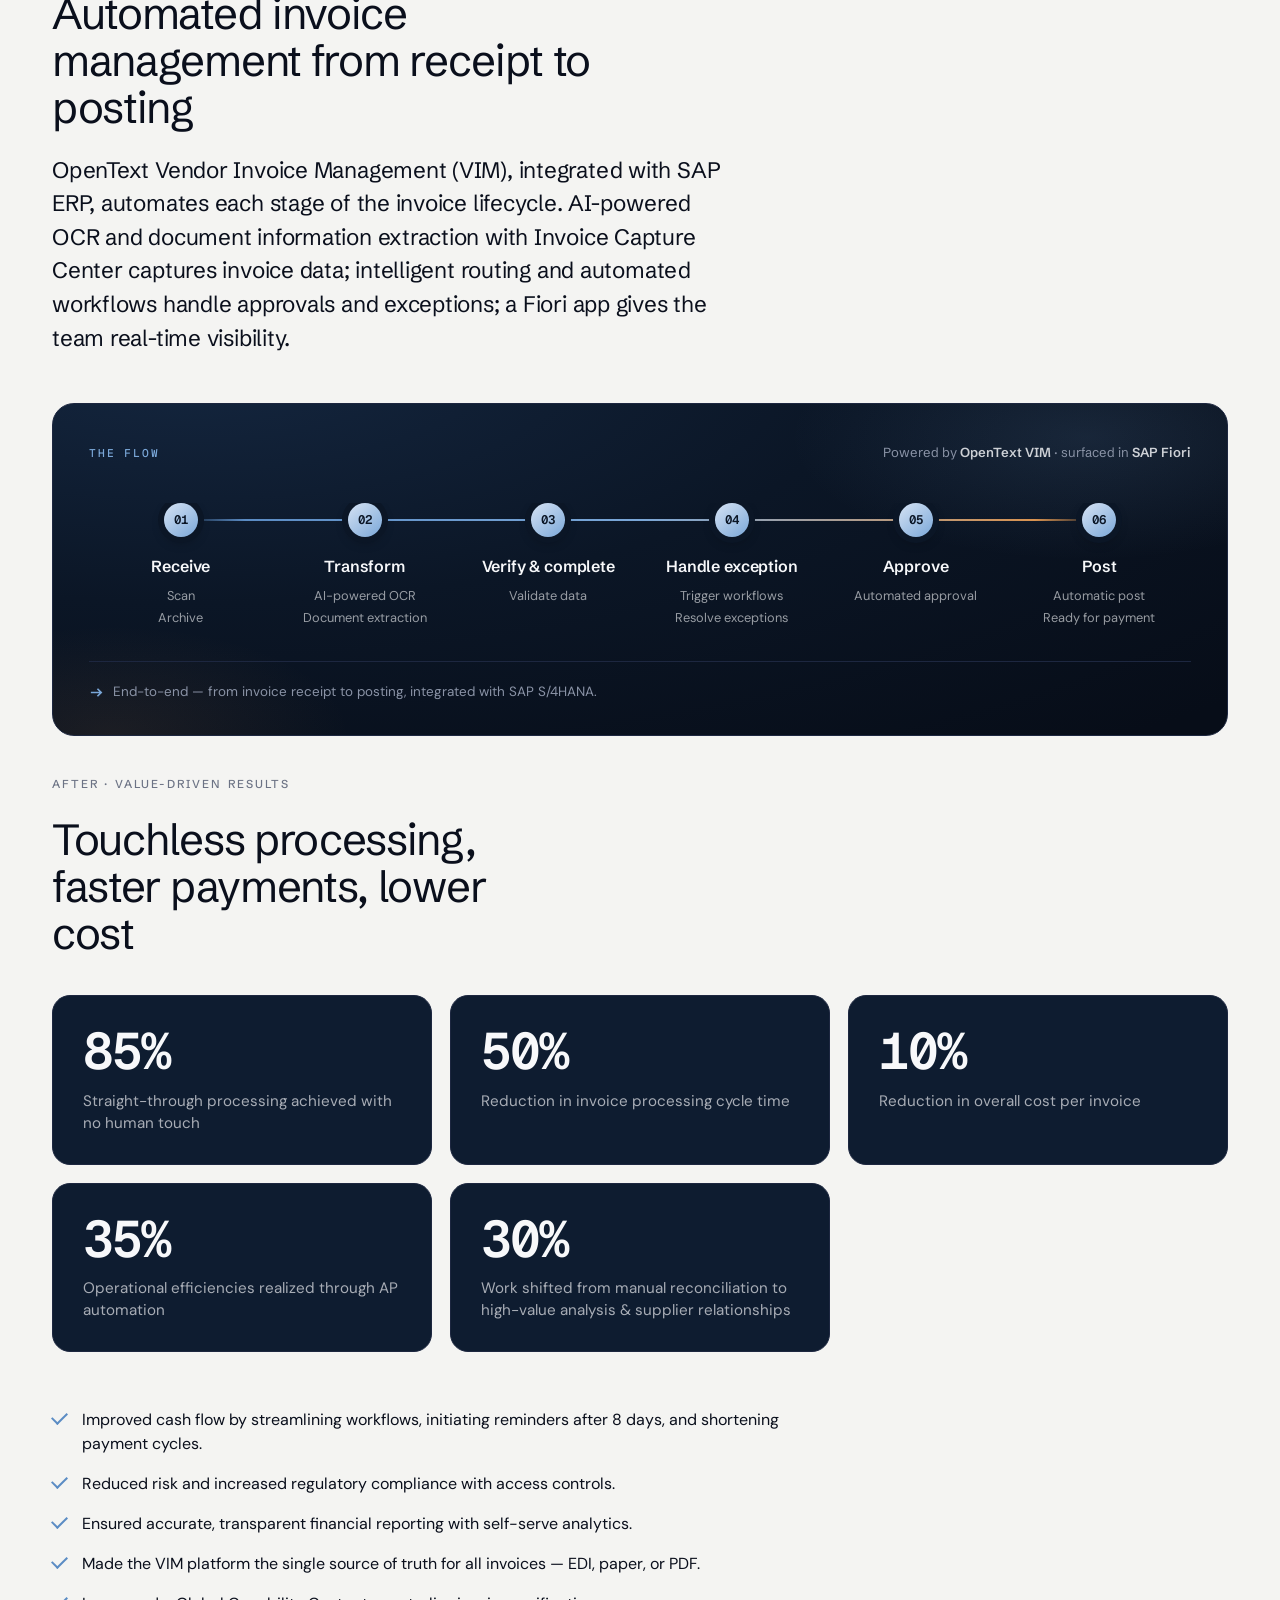
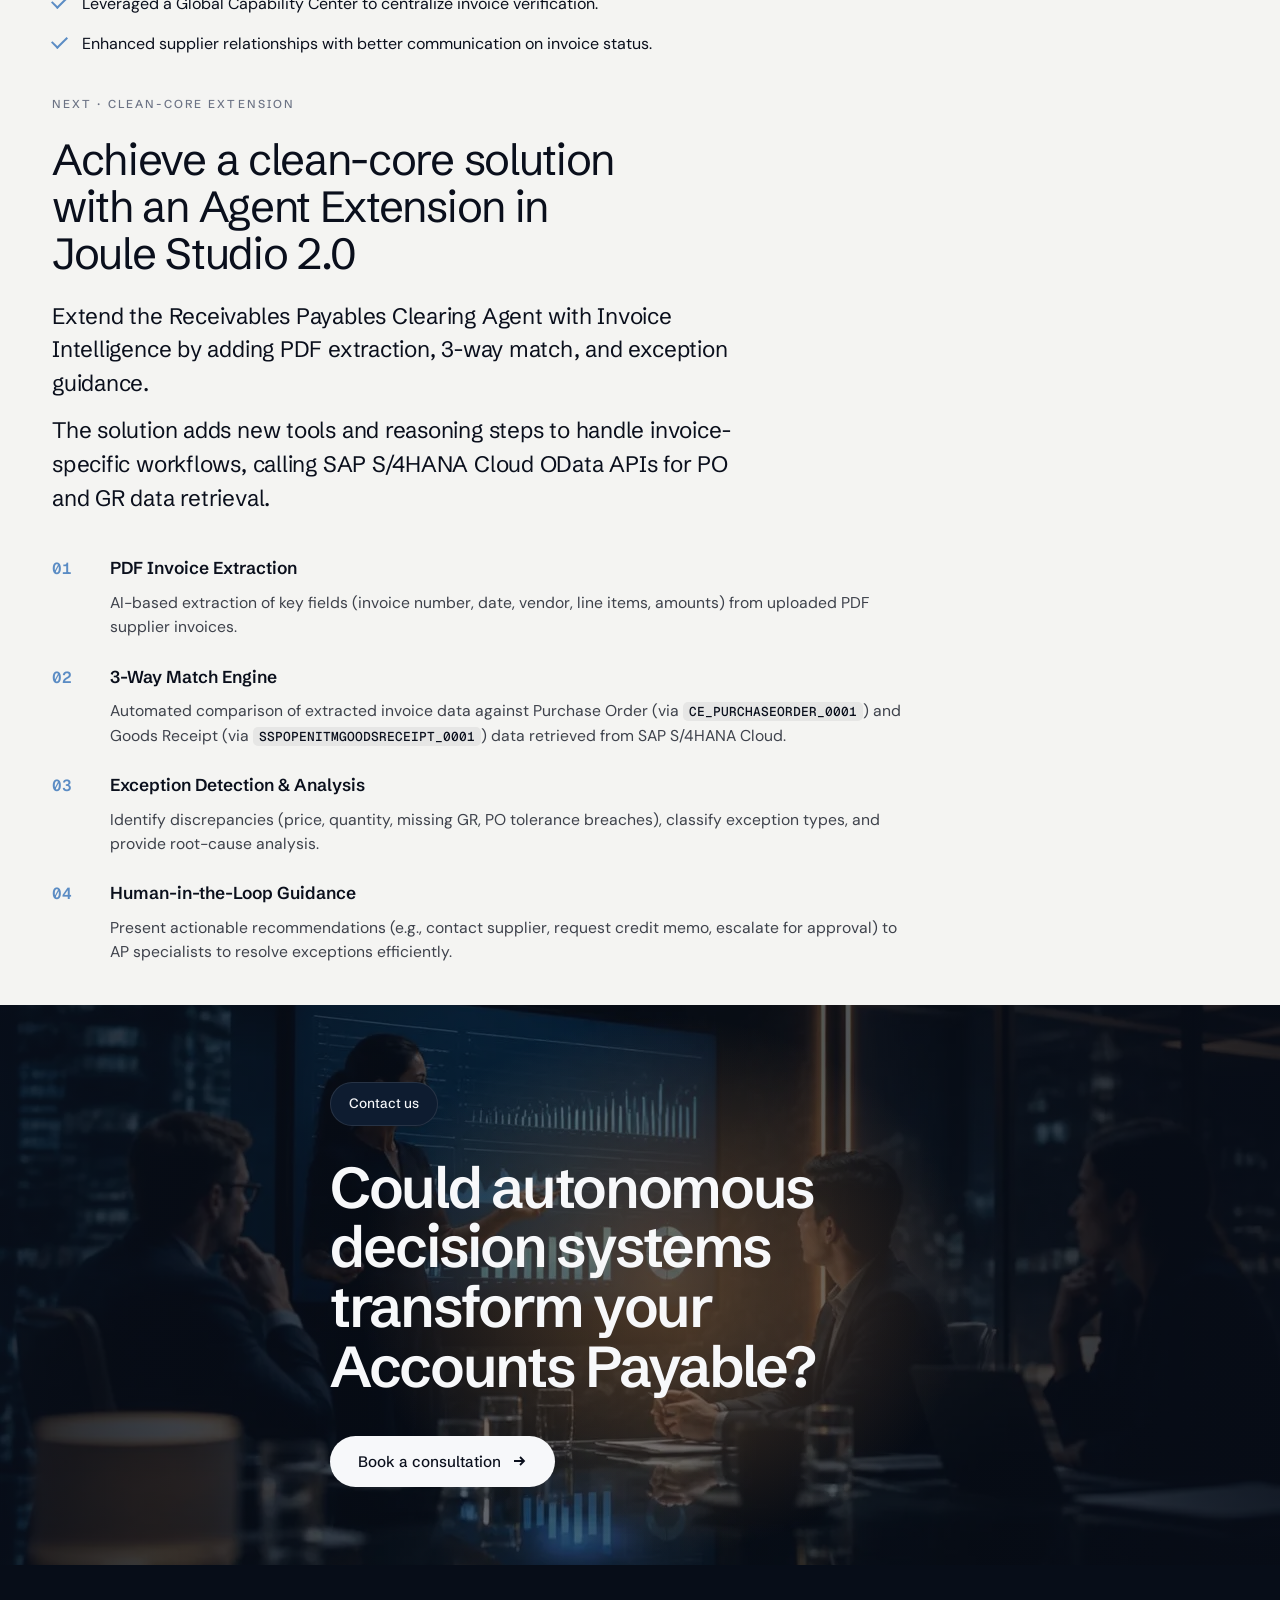
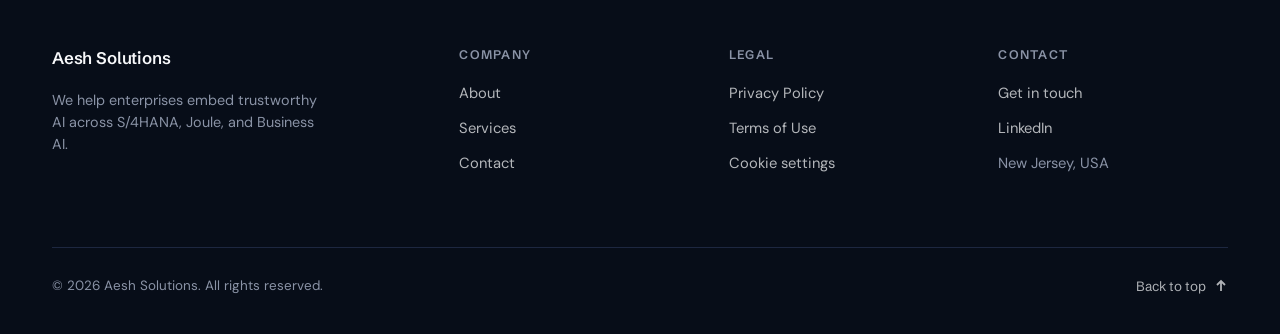
<file: case-automated-decision-systems.html>
<!DOCTYPE html>
<html lang="en">
<head>
<meta charset="UTF-8" />
<meta name="viewport" content="width=device-width, initial-scale=1.0" />
<title>85% Touchless AP: SAP Intelligent Automation Case Study - Aesh Solutions</title>
<meta name="description" content="How Aesh Solutions used AI-powered vendor invoice management to take a water utility's accounts payable to 85% touchless processing and cut invoice cycle time in half." />

<!-- Open Graph -->
<meta property="og:title" content="85% Touchless AP: SAP Intelligent Automation Case Study - Aesh Solutions" />
<meta property="og:description" content="How Aesh Solutions used AI-powered vendor invoice management to take a water utility's accounts payable to 85% touchless processing and cut invoice cycle time in half." />
<meta property="og:url" content="https://www.aeshsolutions.com/case-automated-decision-systems.html" />
<meta property="og:type" content="article" />
<meta property="og:site_name" content="Aesh Solutions" />
<meta property="og:image" content="https://www.aeshsolutions.com/images/og-case.jpg" />
<meta property="og:image:width" content="1200" />
<meta property="og:image:height" content="630" />
<meta property="og:image:alt" content="Case study — 85% touchless accounts payable with AI-powered VIM on SAP" />
<meta name="twitter:card" content="summary_large_image" />
<link rel="canonical" href="https://www.aeshsolutions.com/case-automated-decision-systems.html" />
<link rel="icon" href="favicon.svg" type="image/svg+xml" />
<link rel="apple-touch-icon" href="apple-touch-icon.svg" />
<meta name="theme-color" content="#070d18" />
<link rel="stylesheet" href="fonts/fonts.css?v=20261102" />
<link rel="stylesheet" href="styles.css?v=20261102" />
<script type="application/ld+json">
{
  "@context": "https://schema.org",
  "@graph": [
    {
      "@type": "Article",
      "headline": "85% Touchless AP: SAP Intelligent Automation Case Study",
      "description": "How Aesh Solutions used AI-powered vendor invoice management to take a water utility's accounts payable to 85% touchless processing and cut invoice cycle time in half.",
      "image": "https://www.aeshsolutions.com/images/og-case.jpg",
      "mainEntityOfPage": "https://www.aeshsolutions.com/case-automated-decision-systems.html",
      "datePublished": "2026-06-06",
      "dateModified": "2026-06-28",
      "author": { "@type": "Organization", "name": "Aesh Solutions", "url": "https://www.aeshsolutions.com/" },
      "publisher": {
        "@type": "Organization",
        "name": "Aesh Solutions",
        "logo": { "@type": "ImageObject", "url": "https://www.aeshsolutions.com/brand/aesh-logo-512.png" }
      }
    },
    {
      "@type": "BreadcrumbList",
      "itemListElement": [
        { "@type": "ListItem", "position": 1, "name": "Home", "item": "https://www.aeshsolutions.com/" },
        { "@type": "ListItem", "position": 2, "name": "Case Study: Automated Decision Systems for Accounts Payable", "item": "https://www.aeshsolutions.com/case-automated-decision-systems.html" }
      ]
    }
  ]
}
</script>
</head>
<body>

<header class="nav solid" id="nav">
  <div class="nav-inner">
    <a href="index.html" class="brand">Aesh Solutions</a>
    <nav class="nav-links">
      <a href="index.html">Home</a>
      <a href="about.html">About</a>
      <a href="services.html">Services</a>
      <a href="contact.html">Contact</a>
    </nav>
    <a href="contact.html" class="nav-cta">Book a consultation</a>
    <button class="nav-toggle" aria-label="Open menu"><svg width="24" height="24" fill="none" stroke="currentColor" stroke-width="1.6"><path d="M3 6h18M3 12h18M3 18h18"/></svg></button>
  </div>
</header>

<section class="page-hero" id="top" style="padding-bottom:40px">
  <div class="hero-shader" data-static="29" aria-hidden="true"></div>
  <div class="hero-overlay" aria-hidden="true"></div>
  <div class="hero-grain"></div>
  <div class="wrap page-hero-inner reveal in">
    <p class="crumb">Case study · Intelligent Payables Clearing</p>
    <h1>Autonomous decision systems for <em>Accounts Payable</em></h1>
    <p>How Aesh streamlined accounts payable for a major U.S. water utility with OpenText’s AI-powered Vendor Invoice Management, replacing manual, multi-day reconciliation with touchless automation to support decision-making.</p>
  </div>
</section>

<!-- AT A GLANCE -->
<section class="light pad" style="padding-top:0;padding-bottom:40px">
  <div class="wrap">
    <div class="cstudy-meta reveal">
      <div class="m"><div class="k">Industry</div><div class="v">Utility — water services</div></div>
      <div class="m"><div class="k">Scale</div><div class="v">1 billion gallons of water daily to 14 million people across 14 states</div></div>
      <div class="m"><div class="k">Workforce</div><div class="v">7,000 employees</div></div>
      <div class="m"><div class="k">Featured solutions</div><div class="v">Vendor Invoice Management · Invoice Capture Center</div></div>
    </div>
    <p class="eyebrow reveal">Before · The challenge</p>
    <p class="lede reveal">Accounts payable teams spend hours manually extracting invoice data, cross-referencing purchase orders and goods receipts, and resolving discrepancies. This labor-intensive process delays cash flow and strains supplier relationships. To address these challenges, Aesh was hired to lead solution design, integration, and program governance for OpenText Vendor Invoice Management. The solution streamlines invoice processing from receipt to posting with minimal human intervention through AI-powered data capture, intelligent routing, and automated approval workflows.</p>
  </div>
</section>

<!-- SUCCESS CRITERIA & OBJECTIVES -->
<section class="light pad" style="padding-top:0;padding-bottom:40px">
  <div class="wrap">
    <div class="cs-goals">
      <div class="reveal">
        <p class="eyebrow">Success criteria</p>
        <ul class="goal-metrics">
          <li><span class="gm-label">Invoice exception resolution time</span><span class="gm-val"><span class="from">2 hours</span> <svg width="16" height="16" fill="none" stroke="currentColor" stroke-width="1.8" viewBox="0 0 16 16"><path d="M3 8h10M9 4l4 4-4 4"/></svg> <span class="to">15 minutes</span></span></li>
          <li><span class="gm-label">Manual effort per exception</span><span class="gm-val"><span class="from">5 days</span> <svg width="16" height="16" fill="none" stroke="currentColor" stroke-width="1.8" viewBox="0 0 16 16"><path d="M3 8h10M9 4l4 4-4 4"/></svg> <span class="to">2 hours</span></span></li>
          <li><span class="gm-label">3-way match accuracy</span><span class="gm-val"><span class="from">30%</span> <svg width="16" height="16" fill="none" stroke="currentColor" stroke-width="1.8" viewBox="0 0 16 16"><path d="M3 8h10M9 4l4 4-4 4"/></svg> <span class="to">85%</span></span></li>
        </ul>
      </div>
      <div class="reveal d1">
        <p class="eyebrow">Product objectives</p>
        <ul class="goal-list">
          <li>Automate PDF supplier invoice data extraction with high accuracy</li>
          <li>Execute 3-way match (invoice vs PO vs GR) against live SAP data</li>
          <li>Detect and classify invoice exceptions with root-cause analysis</li>
          <li>Guide AP specialists toward appropriate corrective actions via human-in-the-loop interaction</li>
        </ul>
      </div>
    </div>
  </div>
</section>

<!-- SOLUTION / PROCESS FLOW -->
<section class="light pad" style="padding-top:0;padding-bottom:40px">
  <div class="wrap">
    <p class="eyebrow reveal">The solution</p>
    <h2 class="h-display reveal" style="font-size:clamp(1.9rem,3.4vw,2.8rem);margin-bottom:1.4rem;max-width:20ch">Automated invoice management from receipt to posting</h2>
    <p class="lede reveal" style="max-width:680px;margin-top:0;margin-bottom:48px">OpenText Vendor Invoice Management (VIM), integrated with SAP ERP, automates each stage of the invoice lifecycle. AI-powered OCR and document information extraction with Invoice Capture Center captures invoice data; intelligent routing and automated workflows handle approvals and exceptions; a Fiori app gives the team real-time visibility.</p>

    <div class="vimflow reveal" role="img" aria-label="Vendor Invoice Management flow on OpenText VIM: 1 Receive (scan, archive), 2 Transform (AI-powered OCR, document extraction), 3 Verify and complete (validate data), 4 Handle exception (trigger workflows, resolve exceptions), 5 Approve (automated approval), 6 Post (automatic post, ready for payment) — integrated with SAP S/4HANA and surfaced in SAP Fiori.">
      <div class="vimflow-head">
        <span class="vf-eyebrow">The flow</span>
        <span class="vf-engine">Powered by <b>OpenText VIM</b> · surfaced in <b>SAP Fiori</b></span>
      </div>
      <div class="vimflow-track">
        <div class="vimflow-inner" aria-hidden="true">
          <div class="vf-step"><span class="vf-num">01</span><h4>Receive</h4><ul><li>Scan</li><li>Archive</li></ul></div>
          <div class="vf-step"><span class="vf-num">02</span><h4>Transform</h4><ul><li>AI-powered OCR</li><li>Document extraction</li></ul></div>
          <div class="vf-step"><span class="vf-num">03</span><h4>Verify &amp; complete</h4><ul><li>Validate data</li></ul></div>
          <div class="vf-step"><span class="vf-num">04</span><h4>Handle exception</h4><ul><li>Trigger workflows</li><li>Resolve exceptions</li></ul></div>
          <div class="vf-step"><span class="vf-num">05</span><h4>Approve</h4><ul><li>Automated approval</li></ul></div>
          <div class="vf-step"><span class="vf-num">06</span><h4>Post</h4><ul><li>Automatic post</li><li>Ready for payment</li></ul></div>
        </div>
      </div>
      <div class="vimflow-foot">
        <svg width="15" height="15" fill="none" stroke="currentColor" stroke-width="1.8" viewBox="0 0 16 16"><path d="M2 8h11M9 4l4 4-4 4"/></svg>
        End-to-end — from invoice receipt to posting, integrated with SAP S/4HANA.
      </div>
    </div>

  </div>
</section>

<!-- AFTER / RESULTS -->
<section class="light pad" style="padding-top:0;padding-bottom:40px">
  <div class="wrap">
    <p class="eyebrow reveal">After · Value-driven results</p>
    <h2 class="h-display reveal" style="font-size:clamp(1.9rem,3.4vw,2.8rem);margin-bottom:2.4rem;max-width:18ch">Touchless processing, faster payments, lower cost</h2>

    <div class="results reveal">
      <div class="result"><div class="n">85%</div><div class="l">Straight-through processing achieved with no human touch</div></div>
      <div class="result"><div class="n">50%</div><div class="l">Reduction in invoice processing cycle time</div></div>
      <div class="result"><div class="n">10%</div><div class="l">Reduction in overall cost per invoice</div></div>
      <div class="result"><div class="n">35%</div><div class="l">Operational efficiencies realized through AP automation</div></div>
      <div class="result"><div class="n">30%</div><div class="l">Work shifted from manual reconciliation to high-value analysis &amp; supplier relationships</div></div>
    </div>

    <ul class="pts check reveal" style="margin-top:56px;max-width:760px">
      <li>Improved cash flow by streamlining workflows, initiating reminders after 8 days, and shortening payment cycles.</li>
      <li>Reduced risk and increased regulatory compliance with access controls.</li>
      <li>Ensured accurate, transparent financial reporting with self-serve analytics.</li>
      <li>Made the VIM platform the single source of truth for all invoices — EDI, paper, or PDF.</li>
      <li>Leveraged a Global Capability Center to centralize invoice verification.</li>
      <li>Enhanced supplier relationships with better communication on invoice status.</li>
    </ul>
  </div>
</section>

<!-- CLEAN CORE EXTENSION -->
<section class="light pad" style="padding-top:0;padding-bottom:40px">
  <div class="wrap">
    <p class="eyebrow reveal">Next · Clean-core extension</p>
    <h2 class="h-display reveal" style="font-size:clamp(1.9rem,3.4vw,2.8rem);margin-bottom:1.4rem;max-width:22ch">Achieve a clean-core solution with an Agent Extension in Joule Studio 2.0</h2>
    <p class="lede reveal" style="max-width:700px;margin-top:0">Extend the Receivables Payables Clearing Agent with Invoice Intelligence by adding PDF extraction, 3-way match, and exception guidance.</p>
    <p class="lede reveal" style="max-width:700px;margin-top:14px">The solution adds new tools and reasoning steps to handle invoice-specific workflows, calling SAP S/4HANA Cloud OData APIs for PO and GR data retrieval.</p>
    <ol class="cc-points reveal">
      <li><h4>PDF Invoice Extraction</h4><p>AI-based extraction of key fields (invoice number, date, vendor, line items, amounts) from uploaded PDF supplier invoices.</p></li>
      <li><h4>3-Way Match Engine</h4><p>Automated comparison of extracted invoice data against Purchase Order (via <code>CE_PURCHASEORDER_0001</code>) and Goods Receipt (via <code>SSPOPENITMGOODSRECEIPT_0001</code>) data retrieved from SAP S/4HANA Cloud.</p></li>
      <li><h4>Exception Detection &amp; Analysis</h4><p>Identify discrepancies (price, quantity, missing GR, PO tolerance breaches), classify exception types, and provide root-cause analysis.</p></li>
      <li><h4>Human-in-the-Loop Guidance</h4><p>Present actionable recommendations (e.g., contact supplier, request credit memo, escalate for approval) to AP specialists to resolve exceptions efficiently.</p></li>
    </ol>
  </div>
</section>

<!-- CTA -->
<section class="cta">
  <div class="cta-img"><picture><source srcset="images/consulting-team-ai.webp" type="image/webp"><img src="images/consulting-team-ai.jpg" alt="Consultants reviewing AI analytics in a boardroom" loading="lazy" decoding="async"/></picture></div>
  <div class="wrap cta-inner reveal">
    <span class="chip">Contact us</span>
    <h2 class="h-display">Could autonomous decision systems transform your Accounts Payable?</h2>
    <a href="contact.html" class="btn-primary">Book a consultation <svg width="16" height="16" fill="none" stroke="currentColor" stroke-width="1.8"><path d="M3 8h10M9 4l4 4-4 4"/></svg></a>
  </div>
</section>

<footer>
  <div class="wrap">
    <div class="foot-grid">
      <div class="foot-brand">
        <a href="index.html" class="brand">Aesh Solutions</a>
        <p>We help enterprises embed trustworthy AI across S/4HANA, Joule, and Business AI.</p>
      </div>
      <div class="foot-col"><h4>Company</h4><a href="about.html">About</a><a href="services.html">Services</a><a href="contact.html">Contact</a></div>
      <div class="foot-col"><h4>Legal</h4><a href="privacy.html">Privacy Policy</a><a href="terms.html">Terms of Use</a><a href="#" data-cookie-settings>Cookie settings</a></div>
      <div class="foot-col"><h4>Contact</h4><a href="contact.html">Get in touch</a><a href="https://www.linkedin.com/company/aesh-solutions" target="_blank" rel="noopener">LinkedIn</a><span>New Jersey, USA</span></div>
    </div>
    <div class="foot-bot">
      <p>© <span data-year>2026</span> Aesh Solutions. All rights reserved.</p>
      <a href="#top" class="back-top">Back to top <svg width="14" height="14" fill="none" stroke="currentColor" stroke-width="1.8"><path d="M7 12V2M3 6l4-4 4 4"/></svg></a>
    </div>
  </div>
</footer>
<script defer src="shader.js?v=20261102"></script>
<script src="main.js?v=20261102"></script>
</body>
</html>
</file>
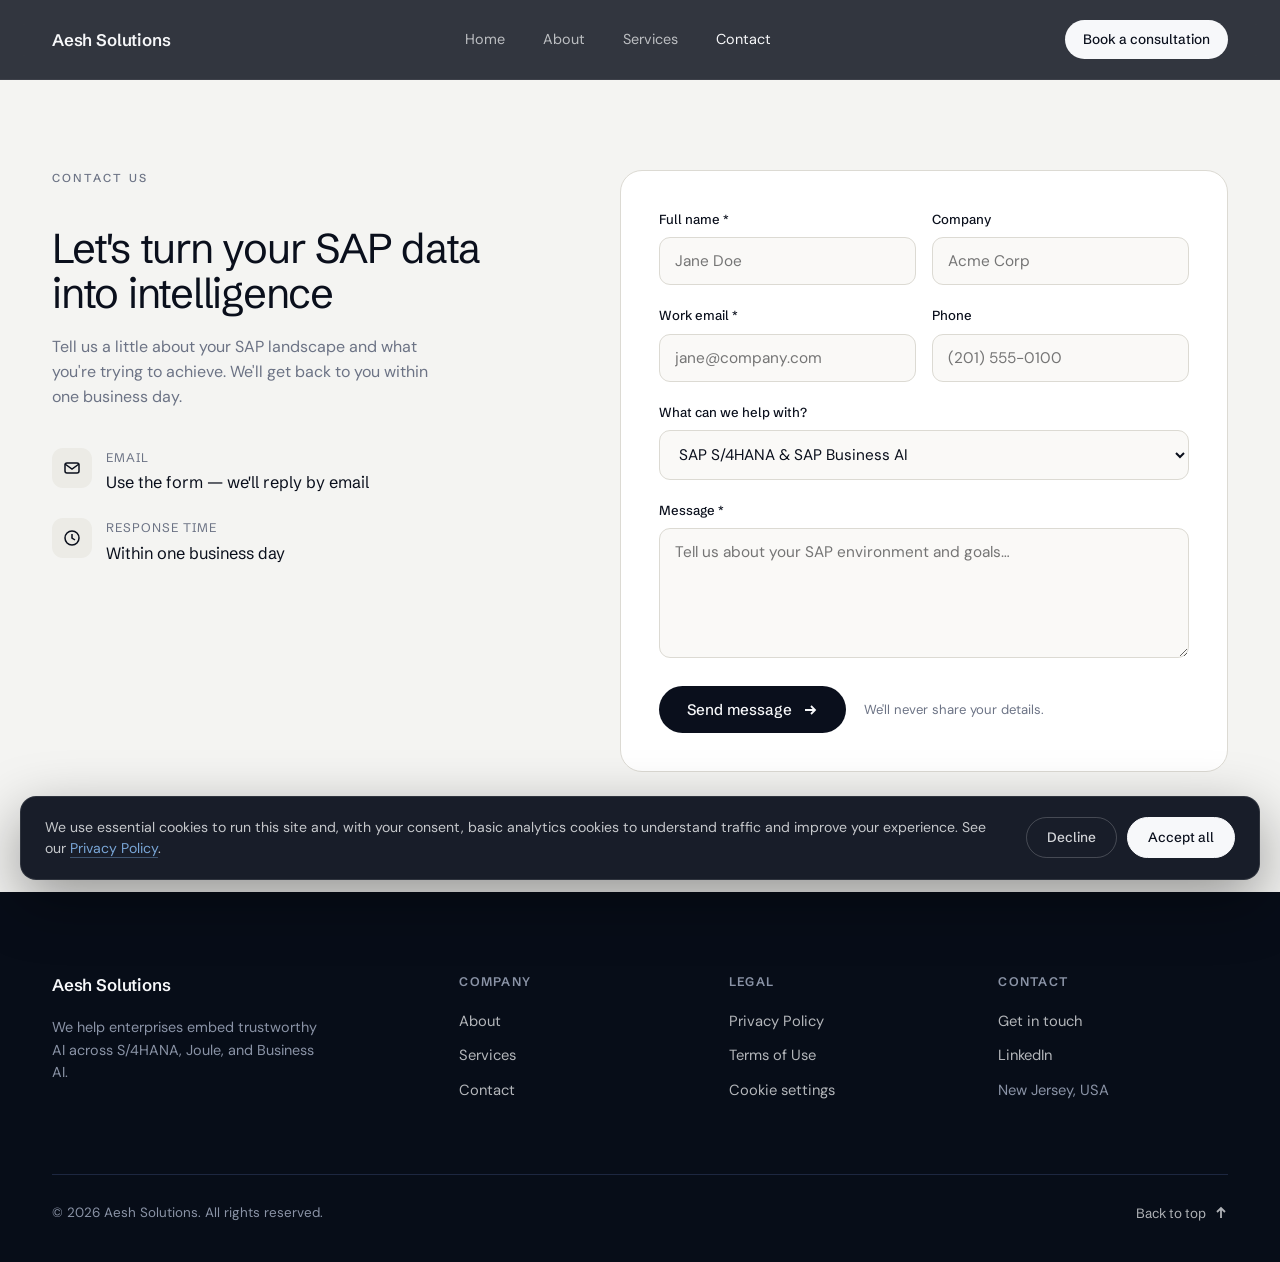
<file: contact.html>
<!DOCTYPE html>
<html lang="en">
<head>
<meta charset="UTF-8" />
<meta name="viewport" content="width=device-width, initial-scale=1.0" />
<title>Book a SAP AI Consultation - Aesh Solutions</title>
<meta name="description" content="Ready to embed AI into your SAP estate? Book a free consultation with Aesh Solutions. We'll map your S/4HANA landscape to high-ROI AI use cases - no obligation." />

<!-- Open Graph -->
<meta property="og:title" content="Book a SAP AI Consultation - Aesh Solutions" />
<meta property="og:description" content="Ready to embed AI into your SAP estate? Book a free consultation with Aesh Solutions. We'll map your S/4HANA landscape to high-ROI AI use cases - no obligation." />
<meta property="og:url" content="https://www.aeshsolutions.com/contact.html" />
<meta property="og:type" content="website" />
<meta property="og:site_name" content="Aesh Solutions" />
<meta property="og:image" content="https://www.aeshsolutions.com/images/og-contact.jpg" />
<meta property="og:image:width" content="1200" />
<meta property="og:image:height" content="630" />
<meta property="og:image:alt" content="Book a SAP AI consultation with Aesh Solutions" />
<meta name="twitter:card" content="summary_large_image" />
<link rel="canonical" href="https://www.aeshsolutions.com/contact.html" />
<link rel="icon" href="favicon.svg" type="image/svg+xml" />
<link rel="apple-touch-icon" href="apple-touch-icon.svg" />
<meta name="theme-color" content="#070d18" />
<link rel="stylesheet" href="fonts/fonts.css?v=20261102" />
<link rel="stylesheet" href="styles.css?v=20261102" />
</head>
<body>

<header class="nav solid" id="nav">
  <div class="nav-inner">
    <a href="index.html" class="brand">Aesh Solutions</a>
    <nav class="nav-links">
      <a href="index.html">Home</a>
      <a href="about.html">About</a>
      <a href="services.html">Services</a>
      <a href="contact.html" aria-current="page">Contact</a>
    </nav>
    <a href="contact.html" class="nav-cta">Book a consultation</a>
    <button class="nav-toggle" aria-label="Open menu"><svg width="24" height="24" fill="none" stroke="currentColor" stroke-width="1.6"><path d="M3 6h18M3 12h18M3 18h18"/></svg></button>
  </div>
</header>

<section class="light" style="padding:170px 0 120px" id="top">
  <div class="wrap">
    <div class="contact-grid">
      <!-- INFO -->
      <div class="contact-info reveal">
        <p class="eyebrow">Contact us</p>
        <h2 class="h-display">Let's turn your SAP data into intelligence</h2>
        <p>Tell us a little about your SAP landscape and what you're trying to achieve. We'll get back to you within one business day.</p>

        <div class="info-row">
          <span class="ico"><svg width="18" height="18" fill="none" stroke="currentColor" stroke-width="1.5"><rect x="2" y="4" width="14" height="10" rx="2"/><path d="M2 5l7 5 7-5"/></svg></span>
          <div><div class="lab">Email</div><span>Use the form — we'll reply by email</span></div>
        </div>
        <div class="info-row">
          <span class="ico"><svg width="18" height="18" fill="none" stroke="currentColor" stroke-width="1.5"><circle cx="9" cy="9" r="7"/><path d="M9 5v4l3 2"/></svg></span>
          <div><div class="lab">Response time</div><span>Within one business day</span></div>
        </div>
      </div>

      <!-- FORM -->
      <div class="form-card reveal d1">
        <!-- Replace FORM_ID below with your Formspree form ID (formspree.io) -->
        <form id="contactForm" action="https://formspree.io/f/mojzjvqz" method="POST" novalidate>
          <div class="field two">
            <div class="field">
              <label for="name">Full name *</label>
              <input id="name" name="name" type="text" required placeholder="Jane Doe" />
              <div class="err">Please enter your name.</div>
            </div>
            <div class="field">
              <label for="company">Company</label>
              <input id="company" name="company" type="text" placeholder="Acme Corp" />
            </div>
          </div>
          <div class="field two">
            <div class="field">
              <label for="email">Work email *</label>
              <input id="email" name="email" type="email" required placeholder="jane@company.com" />
              <div class="err">Please enter a valid email.</div>
            </div>
            <div class="field">
              <label for="phone">Phone</label>
              <input id="phone" name="phone" type="tel" placeholder="(201) 555-0100" />
            </div>
          </div>
          <div class="field">
            <label for="interest">What can we help with?</label>
            <select id="interest" name="interest">
              <option>SAP S/4HANA &amp; SAP Business AI</option>
              <option>Predictive Analytics</option>
              <option>Intelligent Automation</option>
              <option>Data Engineering &amp; Migration</option>
              <option>Not sure yet — let's talk</option>
            </select>
          </div>
          <div class="field">
            <label for="message">Message *</label>
            <textarea id="message" name="message" required placeholder="Tell us about your SAP environment and goals…"></textarea>
            <div class="err">Please add a short message.</div>
          </div>
          <div class="form-foot">
            <button type="submit" class="btn-primary btn-dark">Send message <svg width="16" height="16" fill="none" stroke="currentColor" stroke-width="1.8"><path d="M3 8h10M9 4l4 4-4 4"/></svg></button>
            <span class="form-note">We'll never share your details.</span>
          </div>
        </form>
        <!-- Success state -->
        <div class="form-success" id="formSuccess">
          <div class="check"><svg width="28" height="28" fill="none" stroke="currentColor" stroke-width="2"><path d="M5 14l5 5 12-13"/></svg></div>
          <h3>Thank you — message sent</h3>
          <p>We've received your message and will reply within one business day.</p>
        </div>
      </div>
    </div>
  </div>
</section>

<footer>
  <div class="wrap">
    <div class="foot-grid">
      <div class="foot-brand">
        <a href="index.html" class="brand">Aesh Solutions</a>
        <p>We help enterprises embed trustworthy AI across S/4HANA, Joule, and Business AI.</p>
      </div>
      <div class="foot-col"><h4>Company</h4><a href="about.html">About</a><a href="services.html">Services</a><a href="contact.html">Contact</a></div>
      <div class="foot-col"><h4>Legal</h4><a href="privacy.html">Privacy Policy</a><a href="terms.html">Terms of Use</a><a href="#" data-cookie-settings>Cookie settings</a></div>
      <div class="foot-col"><h4>Contact</h4><a href="contact.html">Get in touch</a><a href="https://www.linkedin.com/company/aesh-solutions" target="_blank" rel="noopener">LinkedIn</a><span>New Jersey, USA</span></div>
    </div>
    <div class="foot-bot">
      <p>© <span data-year>2026</span> Aesh Solutions. All rights reserved.</p>
      <a href="#top" class="back-top">Back to top <svg width="14" height="14" fill="none" stroke="currentColor" stroke-width="1.8"><path d="M7 12V2M3 6l4-4 4 4"/></svg></a>
    </div>
  </div>
</footer>
<script src="main.js?v=20261102"></script>
</body>
</html>
</file>
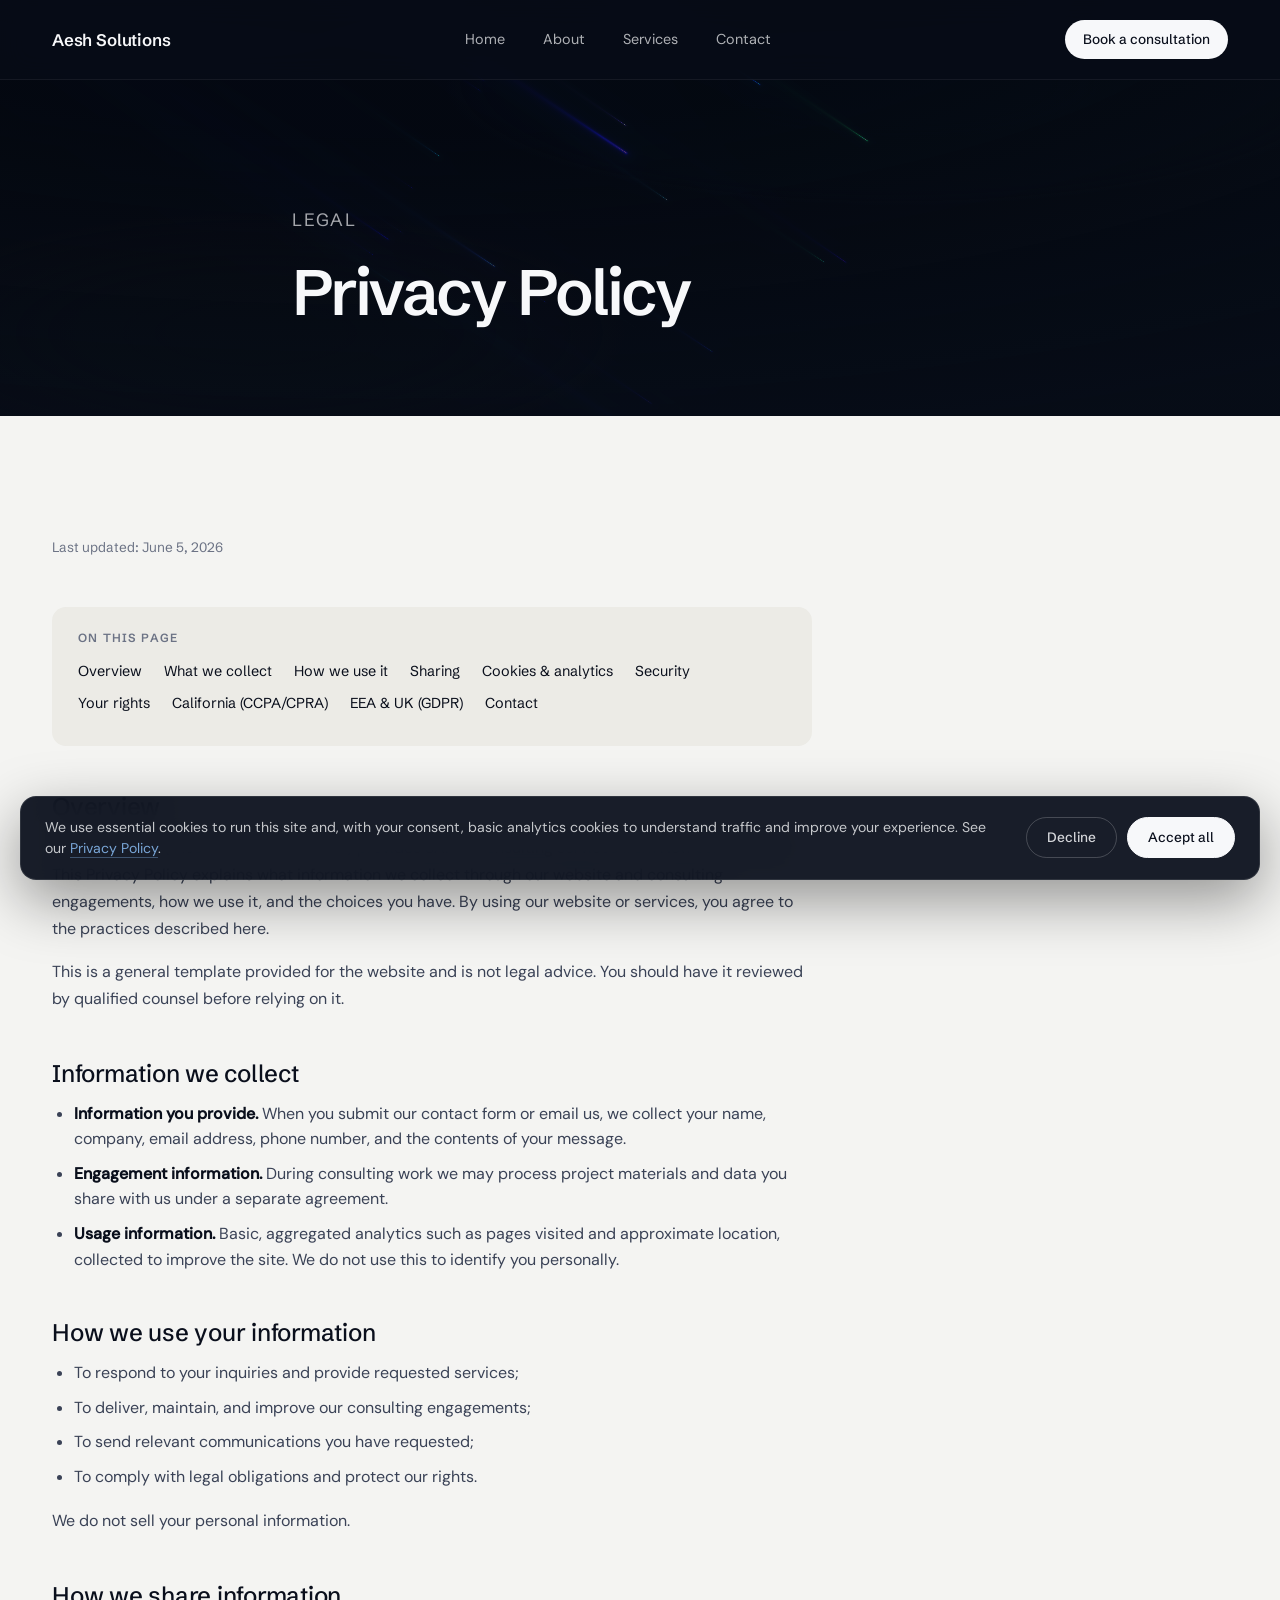
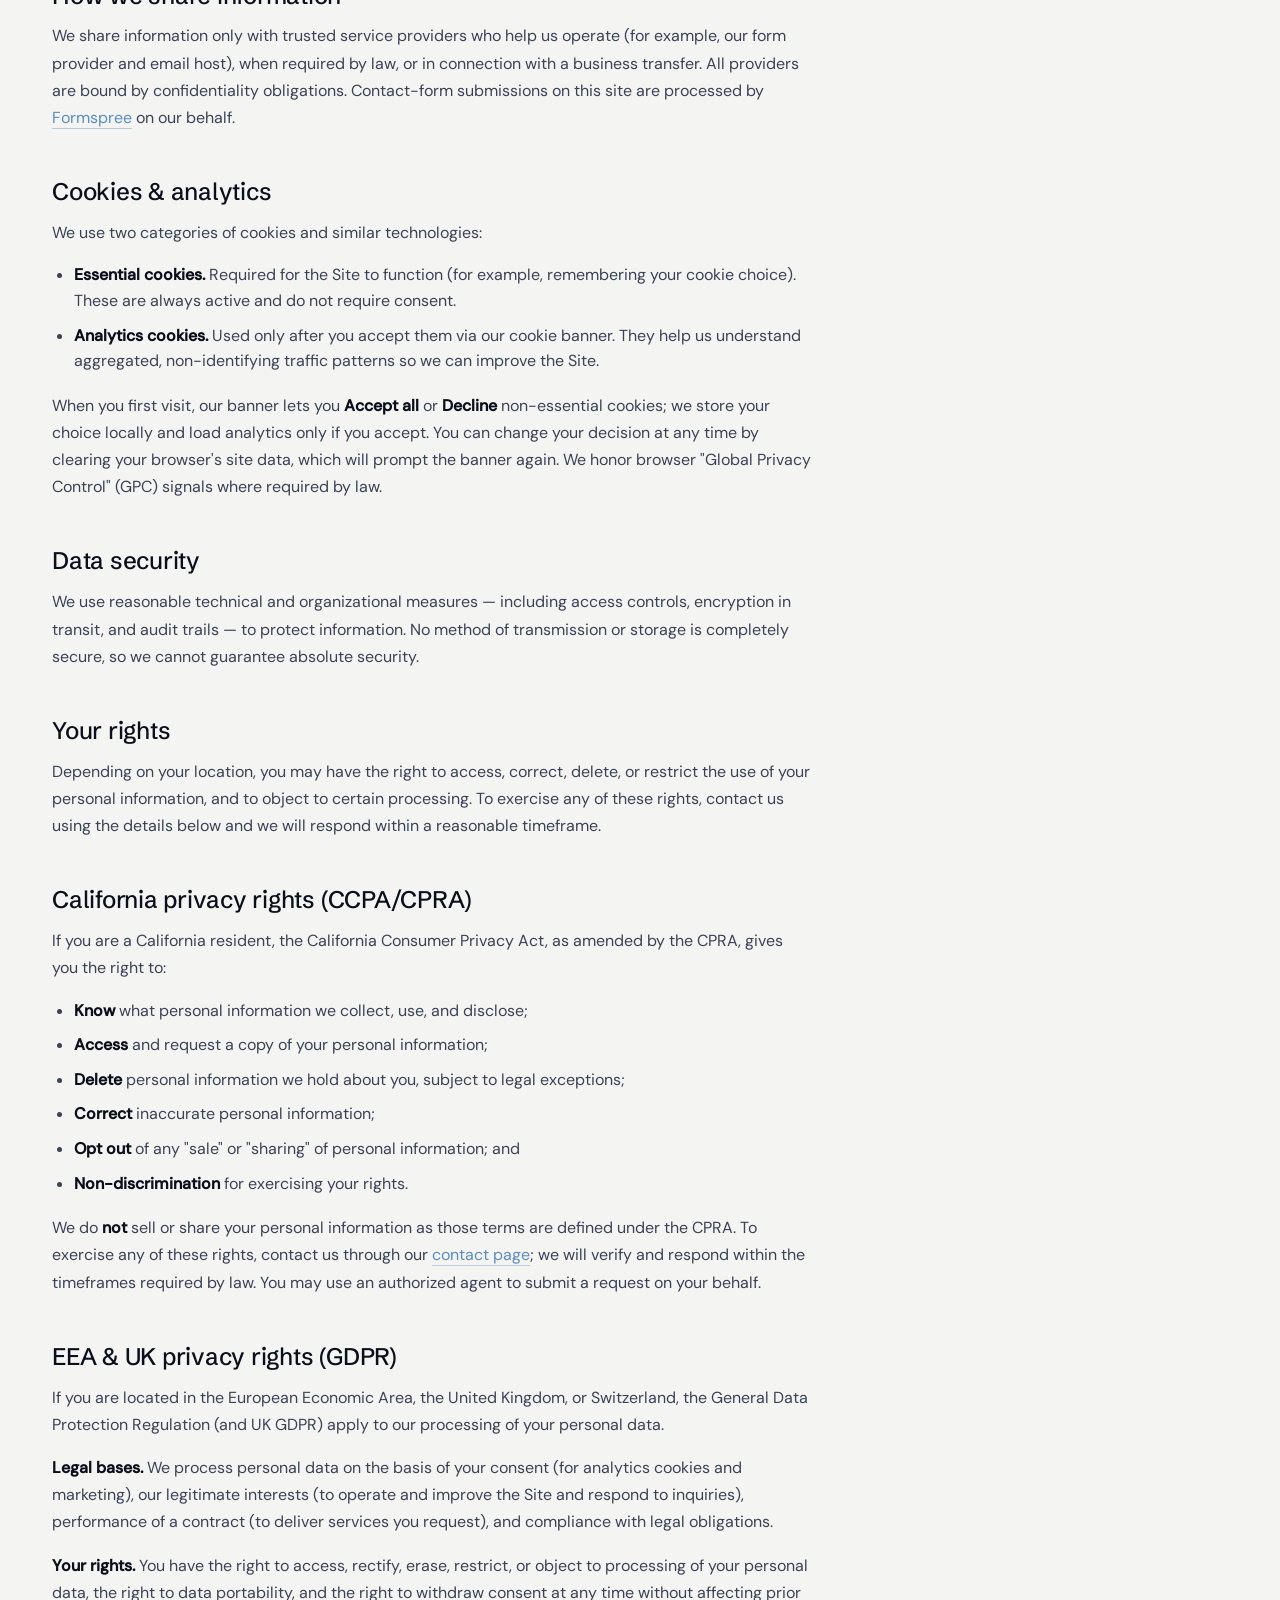
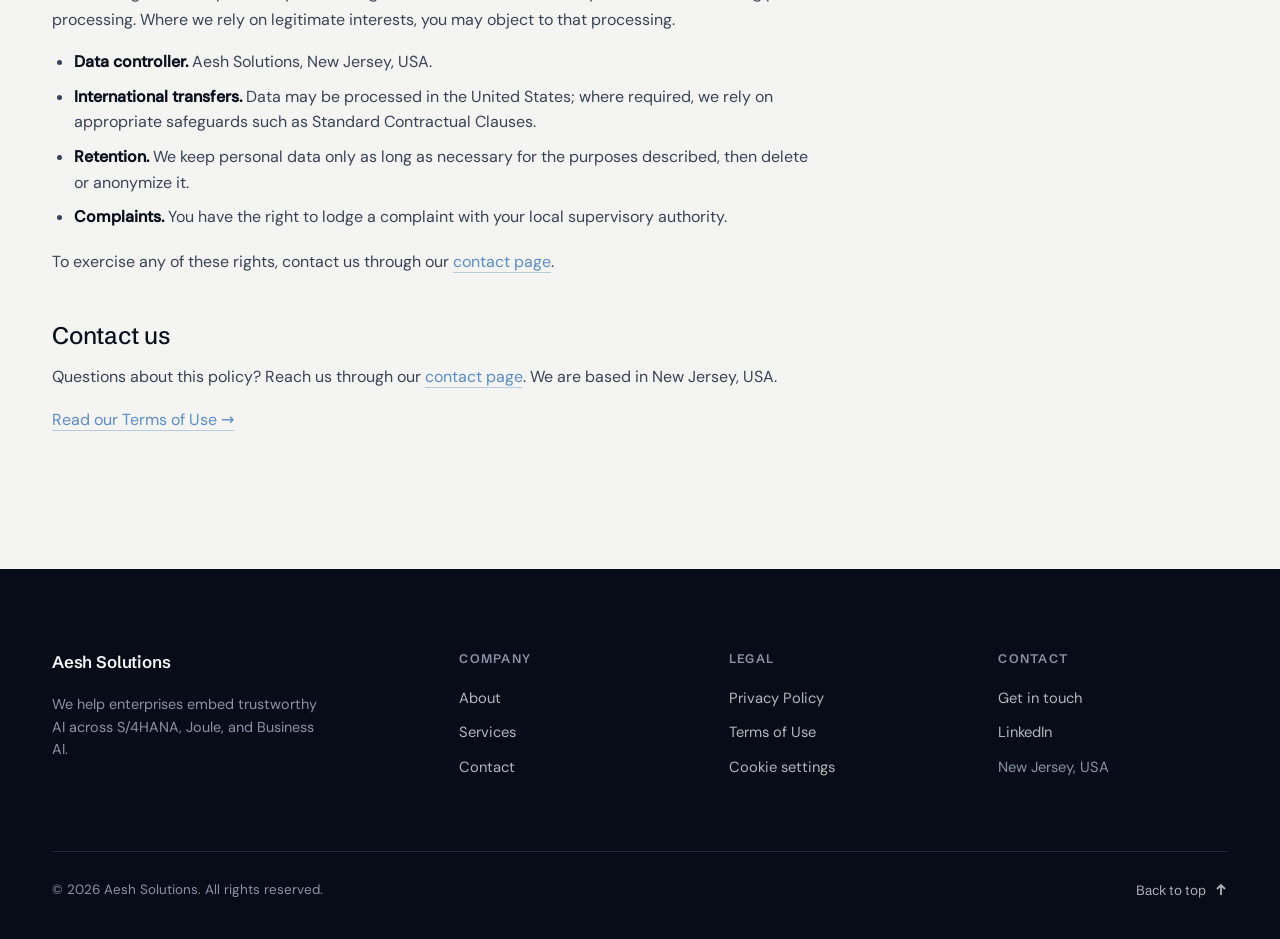
<file: privacy.html>
<!DOCTYPE html>
<html lang="en">
<head>
<meta charset="UTF-8" />
<meta name="viewport" content="width=device-width, initial-scale=1.0" />
<title>Privacy Policy — Aesh Solutions</title>
<meta name="description" content="Privacy Policy for Aesh Solutions, an SAP AI consulting firm based in New Jersey." />
<link rel="canonical" href="https://www.aeshsolutions.com/privacy.html" />
<link rel="icon" href="favicon.svg" type="image/svg+xml" />
<link rel="apple-touch-icon" href="apple-touch-icon.svg" />
<meta name="theme-color" content="#070d18" />
<link rel="stylesheet" href="fonts/fonts.css?v=20261102" />
<link rel="stylesheet" href="styles.css?v=20261102" />
</head>
<body>

<header class="nav solid" id="nav">
  <div class="nav-inner">
    <a href="index.html" class="brand">Aesh Solutions</a>
    <nav class="nav-links">
      <a href="index.html">Home</a>
      <a href="about.html">About</a>
      <a href="services.html">Services</a>
      <a href="contact.html">Contact</a>
    </nav>
    <a href="contact.html" class="nav-cta">Book a consultation</a>
    <button class="nav-toggle" aria-label="Open menu"><svg width="24" height="24" fill="none" stroke="currentColor" stroke-width="1.6"><path d="M3 6h18M3 12h18M3 18h18"/></svg></button>
  </div>
</header>

<section class="page-hero" id="top" style="padding:180px 0 90px">
  <div class="hero-shader" data-static="47" aria-hidden="true"></div>
  <div class="hero-overlay" aria-hidden="true"></div>
  <div class="hero-grain"></div>
  <div class="wrap page-hero-inner reveal in">
    <p class="crumb">Legal</p>
    <h1>Privacy Policy</h1>
  </div>
</section>

<section class="light pad">
  <div class="wrap">
    <article class="prose reveal">
      <p class="updated">Last updated: June 5, 2026</p>

      <div class="legal-toc">
        <h4>On this page</h4>
        <a href="#intro">Overview</a>
        <a href="#collect">What we collect</a>
        <a href="#use">How we use it</a>
        <a href="#sharing">Sharing</a>
        <a href="#cookies">Cookies &amp; analytics</a>
        <a href="#security">Security</a>
        <a href="#rights">Your rights</a>
        <a href="#ccpa">California (CCPA/CPRA)</a>
        <a href="#gdpr">EEA &amp; UK (GDPR)</a>
        <a href="#contact">Contact</a>
      </div>

      <h2 id="intro">Overview</h2>
      <p>Aesh Solutions ("Aesh," "we," "us," or "our") provides SAP AI consulting services from New Jersey, USA. This Privacy Policy explains what information we collect through our website and consulting engagements, how we use it, and the choices you have. By using our website or services, you agree to the practices described here.</p>
      <p>This is a general template provided for the website and is not legal advice. You should have it reviewed by qualified counsel before relying on it.</p>

      <h2 id="collect">Information we collect</h2>
      <ul>
        <li><strong>Information you provide.</strong> When you submit our contact form or email us, we collect your name, company, email address, phone number, and the contents of your message.</li>
        <li><strong>Engagement information.</strong> During consulting work we may process project materials and data you share with us under a separate agreement.</li>
        <li><strong>Usage information.</strong> Basic, aggregated analytics such as pages visited and approximate location, collected to improve the site. We do not use this to identify you personally.</li>
      </ul>

      <h2 id="use">How we use your information</h2>
      <ul>
        <li>To respond to your inquiries and provide requested services;</li>
        <li>To deliver, maintain, and improve our consulting engagements;</li>
        <li>To send relevant communications you have requested;</li>
        <li>To comply with legal obligations and protect our rights.</li>
      </ul>
      <p>We do not sell your personal information.</p>

      <h2 id="sharing">How we share information</h2>
      <p>We share information only with trusted service providers who help us operate (for example, our form provider and email host), when required by law, or in connection with a business transfer. All providers are bound by confidentiality obligations. Contact-form submissions on this site are processed by <a href="https://formspree.io/legal/privacy-policy/" target="_blank" rel="noopener">Formspree</a> on our behalf.</p>

      <h2 id="cookies">Cookies &amp; analytics</h2>
      <p>We use two categories of cookies and similar technologies:</p>
      <ul>
        <li><strong>Essential cookies.</strong> Required for the Site to function (for example, remembering your cookie choice). These are always active and do not require consent.</li>
        <li><strong>Analytics cookies.</strong> Used only after you accept them via our cookie banner. They help us understand aggregated, non-identifying traffic patterns so we can improve the Site.</li>
      </ul>
      <p>When you first visit, our banner lets you <strong>Accept all</strong> or <strong>Decline</strong> non-essential cookies; we store your choice locally and load analytics only if you accept. You can change your decision at any time by clearing your browser's site data, which will prompt the banner again. We honor browser "Global Privacy Control" (GPC) signals where required by law.</p>

      <h2 id="security">Data security</h2>
      <p>We use reasonable technical and organizational measures — including access controls, encryption in transit, and audit trails — to protect information. No method of transmission or storage is completely secure, so we cannot guarantee absolute security.</p>

      <h2 id="rights">Your rights</h2>
      <p>Depending on your location, you may have the right to access, correct, delete, or restrict the use of your personal information, and to object to certain processing. To exercise any of these rights, contact us using the details below and we will respond within a reasonable timeframe.</p>

      <h2 id="ccpa">California privacy rights (CCPA/CPRA)</h2>
      <p>If you are a California resident, the California Consumer Privacy Act, as amended by the CPRA, gives you the right to:</p>
      <ul>
        <li><strong>Know</strong> what personal information we collect, use, and disclose;</li>
        <li><strong>Access</strong> and request a copy of your personal information;</li>
        <li><strong>Delete</strong> personal information we hold about you, subject to legal exceptions;</li>
        <li><strong>Correct</strong> inaccurate personal information;</li>
        <li><strong>Opt out</strong> of any "sale" or "sharing" of personal information; and</li>
        <li><strong>Non-discrimination</strong> for exercising your rights.</li>
      </ul>
      <p>We do <strong>not</strong> sell or share your personal information as those terms are defined under the CPRA. To exercise any of these rights, contact us through our <a href="contact.html">contact page</a>; we will verify and respond within the timeframes required by law. You may use an authorized agent to submit a request on your behalf.</p>

      <h2 id="gdpr">EEA &amp; UK privacy rights (GDPR)</h2>
      <p>If you are located in the European Economic Area, the United Kingdom, or Switzerland, the General Data Protection Regulation (and UK GDPR) apply to our processing of your personal data.</p>
      <p><strong>Legal bases.</strong> We process personal data on the basis of your consent (for analytics cookies and marketing), our legitimate interests (to operate and improve the Site and respond to inquiries), performance of a contract (to deliver services you request), and compliance with legal obligations.</p>
      <p><strong>Your rights.</strong> You have the right to access, rectify, erase, restrict, or object to processing of your personal data, the right to data portability, and the right to withdraw consent at any time without affecting prior processing. Where we rely on legitimate interests, you may object to that processing.</p>
      <ul>
        <li><strong>Data controller.</strong> Aesh Solutions, New Jersey, USA.</li>
        <li><strong>International transfers.</strong> Data may be processed in the United States; where required, we rely on appropriate safeguards such as Standard Contractual Clauses.</li>
        <li><strong>Retention.</strong> We keep personal data only as long as necessary for the purposes described, then delete or anonymize it.</li>
        <li><strong>Complaints.</strong> You have the right to lodge a complaint with your local supervisory authority.</li>
      </ul>
      <p>To exercise any of these rights, contact us through our <a href="contact.html">contact page</a>.</p>

      <h2 id="contact">Contact us</h2>
      <p>Questions about this policy? Reach us through our <a href="contact.html">contact page</a>. We are based in New Jersey, USA.</p>
      <p><a href="terms.html">Read our Terms of Use →</a></p>
    </article>
  </div>
</section>

<footer>
  <div class="wrap">
    <div class="foot-grid">
      <div class="foot-brand">
        <a href="index.html" class="brand">Aesh Solutions</a>
        <p>We help enterprises embed trustworthy AI across S/4HANA, Joule, and Business AI.</p>
      </div>
      <div class="foot-col"><h4>Company</h4><a href="about.html">About</a><a href="services.html">Services</a><a href="contact.html">Contact</a></div>
      <div class="foot-col"><h4>Legal</h4><a href="privacy.html">Privacy Policy</a><a href="terms.html">Terms of Use</a><a href="#" data-cookie-settings>Cookie settings</a></div>
      <div class="foot-col"><h4>Contact</h4><a href="contact.html">Get in touch</a><a href="https://www.linkedin.com/company/aesh-solutions" target="_blank" rel="noopener">LinkedIn</a><span>New Jersey, USA</span></div>
    </div>
    <div class="foot-bot">
      <p>© <span data-year>2026</span> Aesh Solutions. All rights reserved.</p>
      <a href="#top" class="back-top">Back to top <svg width="14" height="14" fill="none" stroke="currentColor" stroke-width="1.8"><path d="M7 12V2M3 6l4-4 4 4"/></svg></a>
    </div>
  </div>
</footer>
<script defer src="shader.js?v=20261102"></script>
<script src="main.js?v=20261102"></script>
</body>
</html>
</file>
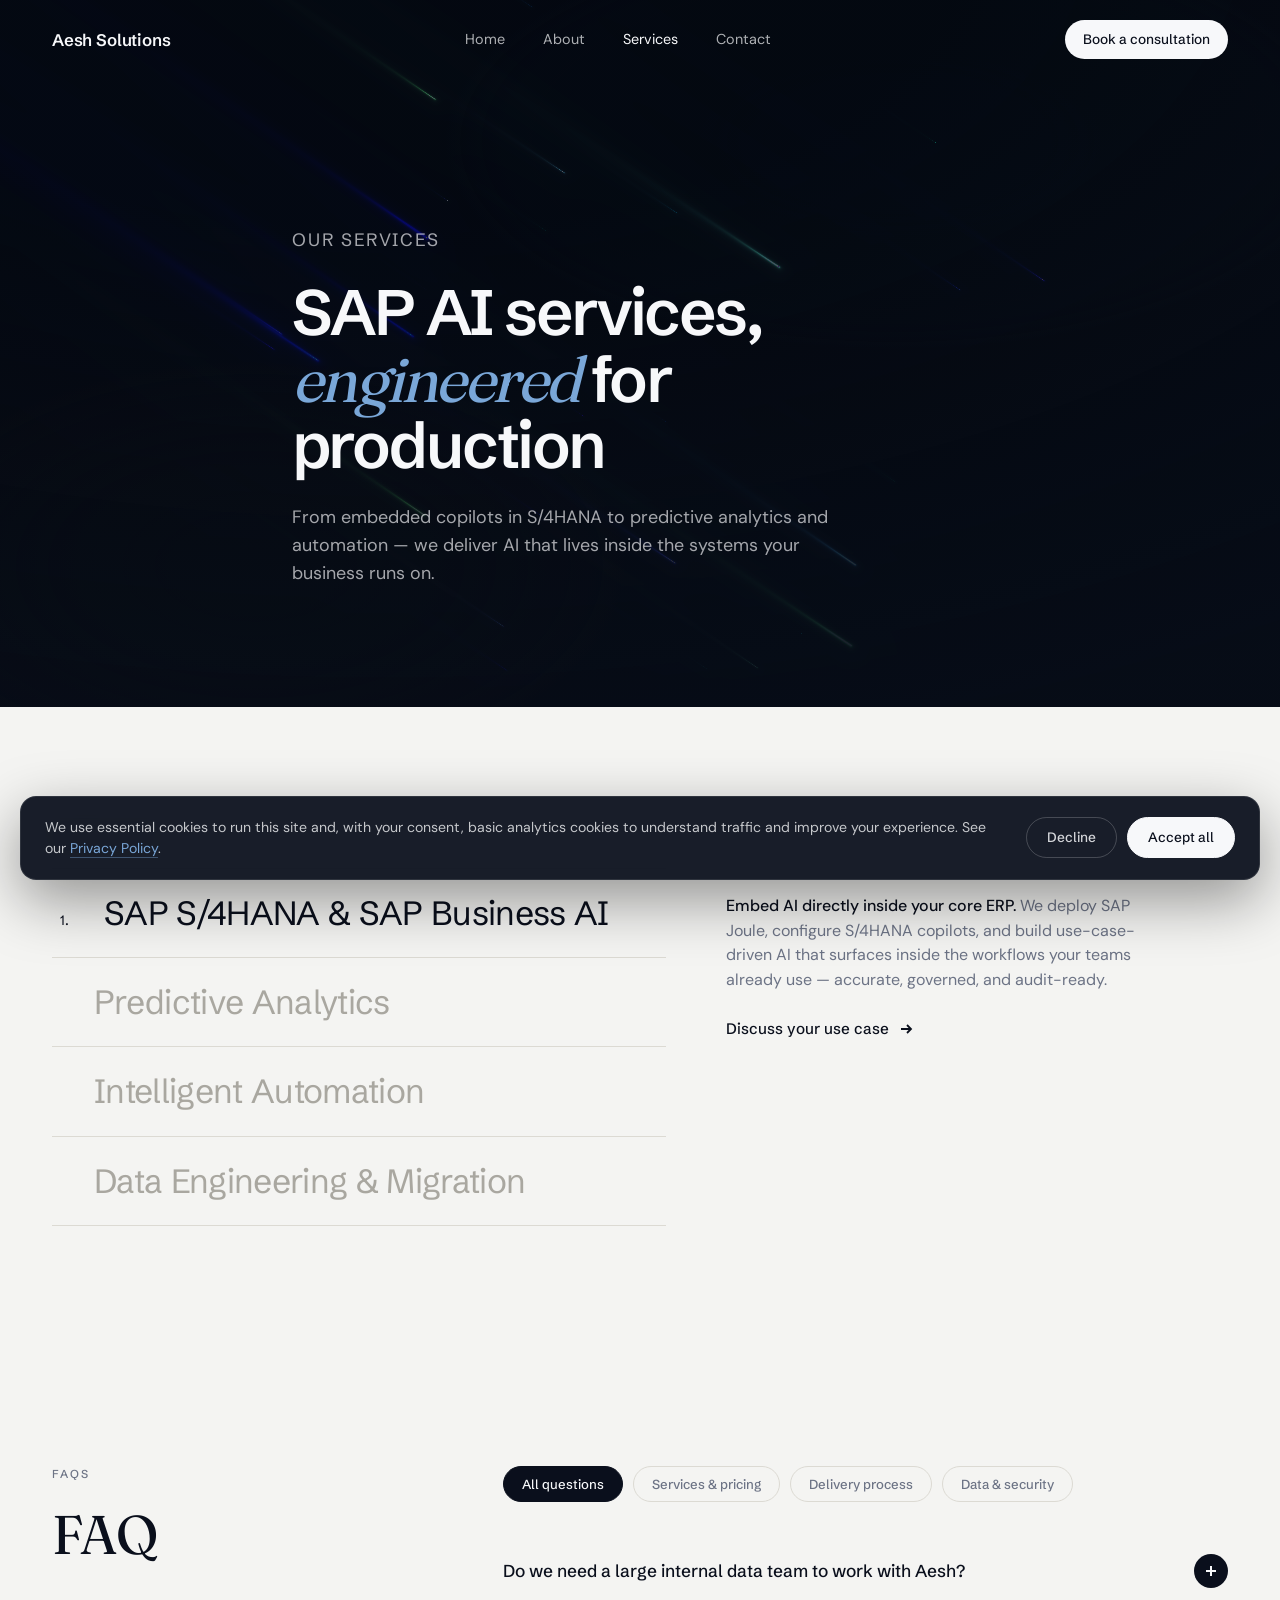
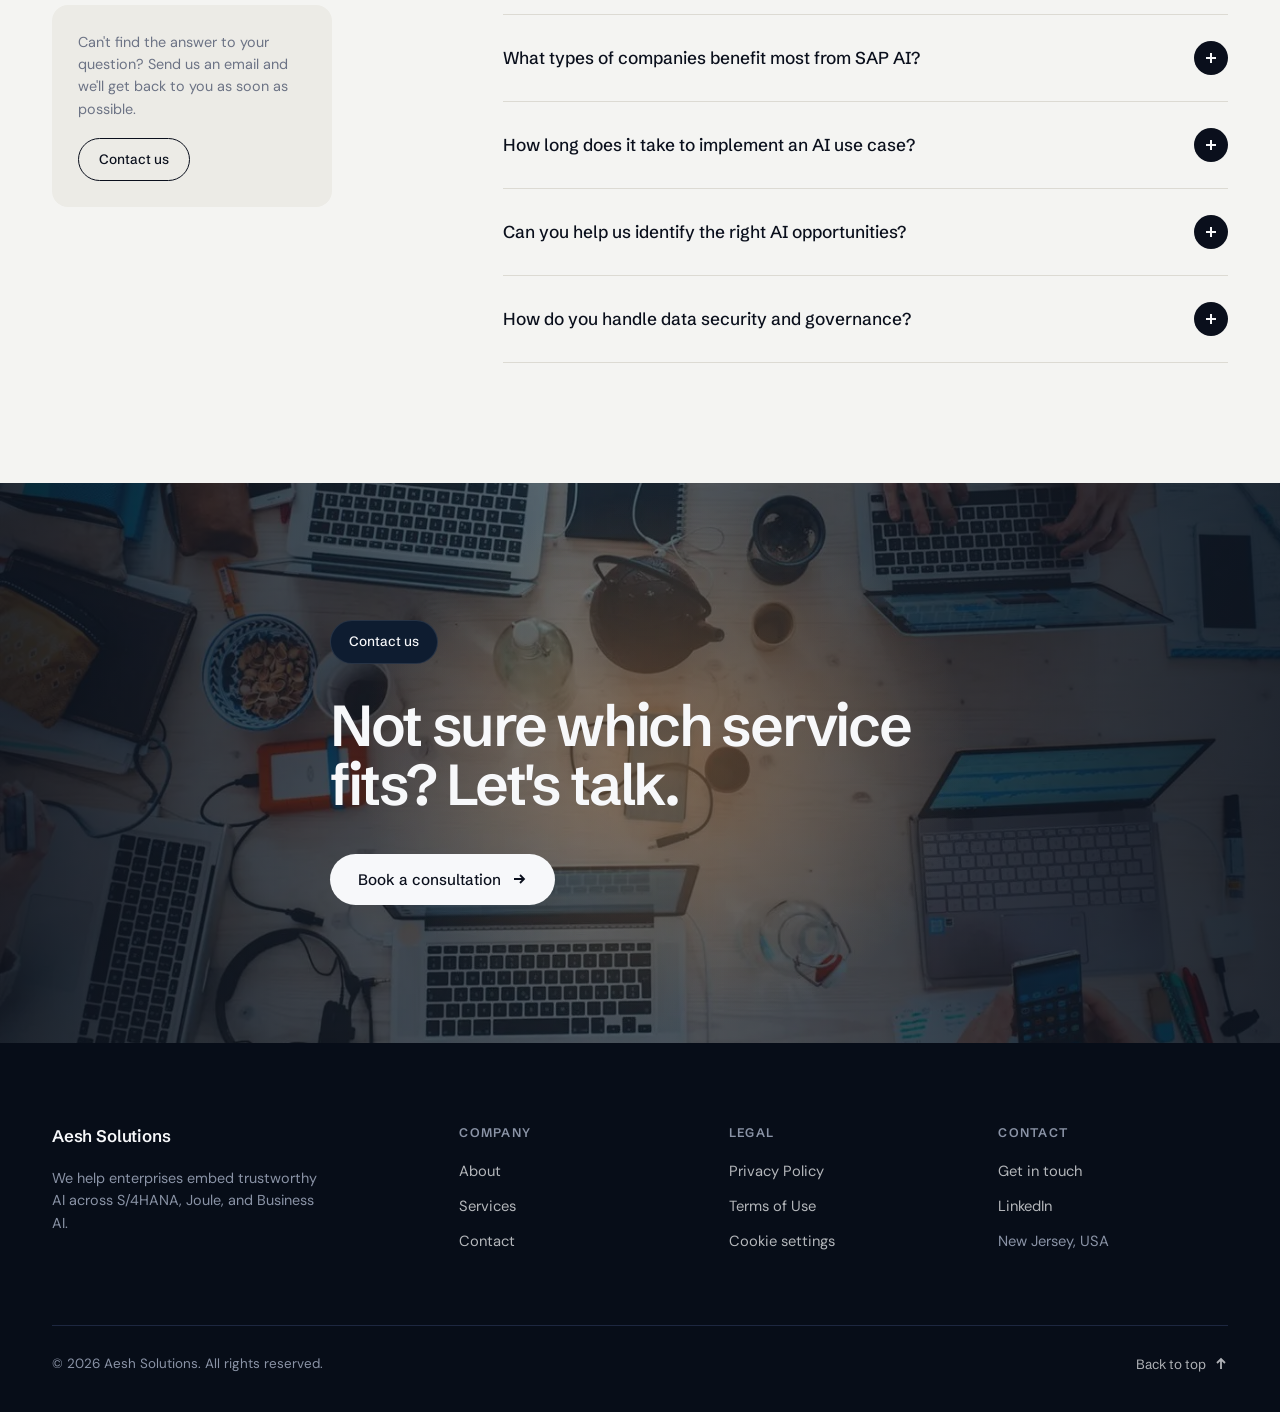
<file: services.html>
<!DOCTYPE html>
<html lang="en">
<head>
<meta charset="UTF-8" />
<meta name="viewport" content="width=device-width, initial-scale=1.0" />
<title>SAP AI Services: Joule, Intelligent Automation & Analytics - Aesh Solutions</title>
<meta name="description" content="Production-grade SAP AI services - Joule configuration, S/4HANA copilots, predictive analytics, intelligent automation, and data engineering. First use case in 6-10 weeks." />

<!-- Open Graph -->
<meta property="og:title" content="SAP AI Services: Joule, Intelligent Automation & Analytics - Aesh Solutions" />
<meta property="og:description" content="Production-grade SAP AI services - Joule configuration, S/4HANA copilots, predictive analytics, intelligent automation, and data engineering. First use case in 6-10 weeks." />
<meta property="og:url" content="https://www.aeshsolutions.com/services.html" />
<meta property="og:type" content="website" />
<meta property="og:site_name" content="Aesh Solutions" />
<meta property="og:image" content="https://www.aeshsolutions.com/images/og-services.jpg" />
<meta property="og:image:width" content="1200" />
<meta property="og:image:height" content="630" />
<meta property="og:image:alt" content="Aesh Solutions — SAP AI Services" />
<meta name="twitter:card" content="summary_large_image" />
<link rel="canonical" href="https://www.aeshsolutions.com/services.html" />
<link rel="icon" href="favicon.svg" type="image/svg+xml" />
<link rel="apple-touch-icon" href="apple-touch-icon.svg" />
<meta name="theme-color" content="#070d18" />
<link rel="stylesheet" href="fonts/fonts.css?v=20261102" />
<link rel="stylesheet" href="styles.css?v=20261102" />
<script type="application/ld+json">
{
  "@context": "https://schema.org",
  "@type": "FAQPage",
  "mainEntity": [
    {
      "@type": "Question",
      "name": "Do we need a large internal data team to work with Aesh?",
      "acceptedAnswer": { "@type": "Answer", "text": "No. We work with your existing SAP and IT teams, filling gaps in AI and data engineering. Many clients start with a single use case and a lean internal sponsor." }
    },
    {
      "@type": "Question",
      "name": "What types of companies benefit most from SAP AI?",
      "acceptedAnswer": { "@type": "Answer", "text": "Mid-market and enterprise organizations already running SAP — especially in manufacturing, distribution, and finance — where ERP data is rich but underused." }
    },
    {
      "@type": "Question",
      "name": "How long does it take to implement an AI use case?",
      "acceptedAnswer": { "@type": "Answer", "text": "Our typical first validated use case ships in 6–10 weeks. We prioritize a fast, measurable proof of value before scaling across your landscape." }
    },
    {
      "@type": "Question",
      "name": "Can you help us identify the right AI opportunities?",
      "acceptedAnswer": { "@type": "Answer", "text": "Yes — Phase 01 of our delivery approach is an opportunity assessment that maps your SAP landscape to high-ROI AI use cases, prioritized by impact and effort." }
    },
    {
      "@type": "Question",
      "name": "How do you handle data security and governance?",
      "acceptedAnswer": { "@type": "Answer", "text": "We build within SAP Business AI and your existing security perimeter, with role-based access, full audit trails, and explainable, governed models that meet enterprise compliance standards." }
    }
  ]
}
</script>
</head>
<body>

<header class="nav" id="nav">
  <div class="nav-inner">
    <a href="index.html" class="brand">Aesh Solutions</a>
    <nav class="nav-links">
      <a href="index.html">Home</a>
      <a href="about.html">About</a>
      <a href="services.html" aria-current="page">Services</a>
      <a href="contact.html">Contact</a>
    </nav>
    <a href="contact.html" class="nav-cta">Book a consultation</a>
    <button class="nav-toggle" aria-label="Open menu"><svg width="24" height="24" fill="none" stroke="currentColor" stroke-width="1.6"><path d="M3 6h18M3 12h18M3 18h18"/></svg></button>
  </div>
</header>

<section class="page-hero" id="top">
  <div class="hero-shader" data-static="21" aria-hidden="true"></div>
  <div class="hero-overlay" aria-hidden="true"></div>
  <div class="hero-grain"></div>
  <div class="wrap page-hero-inner reveal in">
    <p class="crumb">Our services</p>
    <h1>SAP AI services, <em>engineered</em> for production</h1>
    <p>From embedded copilots in S/4HANA to predictive analytics and automation — we deliver AI that lives inside the systems your business runs on.</p>
  </div>
</section>

<!-- INTERACTIVE SERVICES -->
<section class="light pad">
  <div class="wrap">
    <p class="eyebrow reveal">Capabilities</p>
    <div class="services-grid">
      <div class="reveal">
        <ul class="svc-list" id="svcList">
          <li class="svc-item active" data-svc="0"><span class="num">1.</span><h3>SAP S/4HANA &amp; SAP Business AI</h3></li>
          <li class="svc-item" data-svc="1"><span class="num">2.</span><h3>Predictive Analytics</h3></li>
          <li class="svc-item" data-svc="2"><span class="num">3.</span><h3>Intelligent Automation</h3></li>
          <li class="svc-item" data-svc="3"><span class="num">4.</span><h3>Data Engineering &amp; Migration</h3></li>
        </ul>
      </div>
      <div class="svc-detail reveal d1">
        <p class="svc-copy" id="svcCopy"><strong>Embed AI directly inside your core ERP.</strong> We deploy SAP Joule, configure S/4HANA copilots, and build use-case-driven AI that surfaces inside the workflows your teams already use — accurate, governed, and audit-ready.</p>
        <div class="svc-foot"><a id="svcFoot" href="contact.html" class="link-arrow"><span id="svcFootLabel">Discuss your use case</span> <svg width="16" height="16" fill="none" stroke="currentColor" stroke-width="1.8"><path d="M3 8h10M9 4l4 4-4 4"/></svg></a></div>
      </div>
    </div>
  </div>
</section>

<!-- FAQ -->
<section class="light pad" id="faq">
  <div class="wrap">
    <div class="faq-grid">
      <div class="faq-side reveal">
        <p class="eyebrow">FAQs</p>
        <h2>FAQ</h2>
        <div class="faq-help">
          <p>Can't find the answer to your question? Send us an email and we'll get back to you as soon as possible.</p>
          <a href="contact.html">Contact us</a>
        </div>
      </div>
      <div class="reveal d1">
        <div class="faq-filters">
          <button class="on">All questions</button><button>Services &amp; pricing</button><button>Delivery process</button><button>Data &amp; security</button>
        </div>
        <div id="faqList">
          <div class="faq-item"><button class="faq-q">Do we need a large internal data team to work with Aesh? <span class="faq-plus"><svg width="14" height="14" fill="none" stroke="currentColor" stroke-width="2"><path d="M7 2v10M2 7h10"/></svg></span></button><div class="faq-a"><p>No. We work with your existing SAP and IT teams, filling gaps in AI and data engineering. Many clients start with a single use case and a lean internal sponsor.</p></div></div>
          <div class="faq-item"><button class="faq-q">What types of companies benefit most from SAP AI? <span class="faq-plus"><svg width="14" height="14" fill="none" stroke="currentColor" stroke-width="2"><path d="M7 2v10M2 7h10"/></svg></span></button><div class="faq-a"><p>Mid-market and enterprise organizations already running SAP — especially in manufacturing, distribution, and finance — where ERP data is rich but underused.</p></div></div>
          <div class="faq-item"><button class="faq-q">How long does it take to implement an AI use case? <span class="faq-plus"><svg width="14" height="14" fill="none" stroke="currentColor" stroke-width="2"><path d="M7 2v10M2 7h10"/></svg></span></button><div class="faq-a"><p>Our typical first validated use case ships in 6–10 weeks. We prioritize a fast, measurable proof of value before scaling across your landscape.</p></div></div>
          <div class="faq-item"><button class="faq-q">Can you help us identify the right AI opportunities? <span class="faq-plus"><svg width="14" height="14" fill="none" stroke="currentColor" stroke-width="2"><path d="M7 2v10M2 7h10"/></svg></span></button><div class="faq-a"><p>Yes — Phase 01 of our delivery approach is an opportunity assessment that maps your SAP landscape to high-ROI AI use cases, prioritized by impact and effort.</p></div></div>
          <div class="faq-item"><button class="faq-q">How do you handle data security and governance? <span class="faq-plus"><svg width="14" height="14" fill="none" stroke="currentColor" stroke-width="2"><path d="M7 2v10M2 7h10"/></svg></span></button><div class="faq-a"><p>We build within SAP Business AI and your existing security perimeter, with role-based access, full audit trails, and explainable, governed models that meet enterprise compliance standards.</p></div></div>
        </div>
      </div>
    </div>
  </div>
</section>

<!-- CTA -->
<section class="cta">
  <div class="cta-img"><picture><source srcset="images/team-collab.webp" type="image/webp"><img src="images/team-collab.jpg" alt="Team collaborating" loading="lazy" decoding="async"/></picture></div>
  <div class="wrap cta-inner reveal">
    <span class="chip">Contact us</span>
    <h2 class="h-display">Not sure which service fits? Let's talk.</h2>
    <a href="contact.html" class="btn-primary">Book a consultation <svg width="16" height="16" fill="none" stroke="currentColor" stroke-width="1.8"><path d="M3 8h10M9 4l4 4-4 4"/></svg></a>
  </div>
</section>

<footer>
  <div class="wrap">
    <div class="foot-grid">
      <div class="foot-brand">
        <a href="index.html" class="brand">Aesh Solutions</a>
        <p>We help enterprises embed trustworthy AI across S/4HANA, Joule, and Business AI.</p>
      </div>
      <div class="foot-col"><h4>Company</h4><a href="about.html">About</a><a href="services.html">Services</a><a href="contact.html">Contact</a></div>
      <div class="foot-col"><h4>Legal</h4><a href="privacy.html">Privacy Policy</a><a href="terms.html">Terms of Use</a><a href="#" data-cookie-settings>Cookie settings</a></div>
      <div class="foot-col"><h4>Contact</h4><a href="contact.html">Get in touch</a><a href="https://www.linkedin.com/company/aesh-solutions" target="_blank" rel="noopener">LinkedIn</a><span>New Jersey, USA</span></div>
    </div>
    <div class="foot-bot">
      <p>© <span data-year>2026</span> Aesh Solutions. All rights reserved.</p>
      <a href="#top" class="back-top">Back to top <svg width="14" height="14" fill="none" stroke="currentColor" stroke-width="1.8"><path d="M7 12V2M3 6l4-4 4 4"/></svg></a>
    </div>
  </div>
</footer>
<script defer src="shader.js?v=20261102"></script>
<script src="main.js?v=20261102"></script>
</body>
</html>
</file>
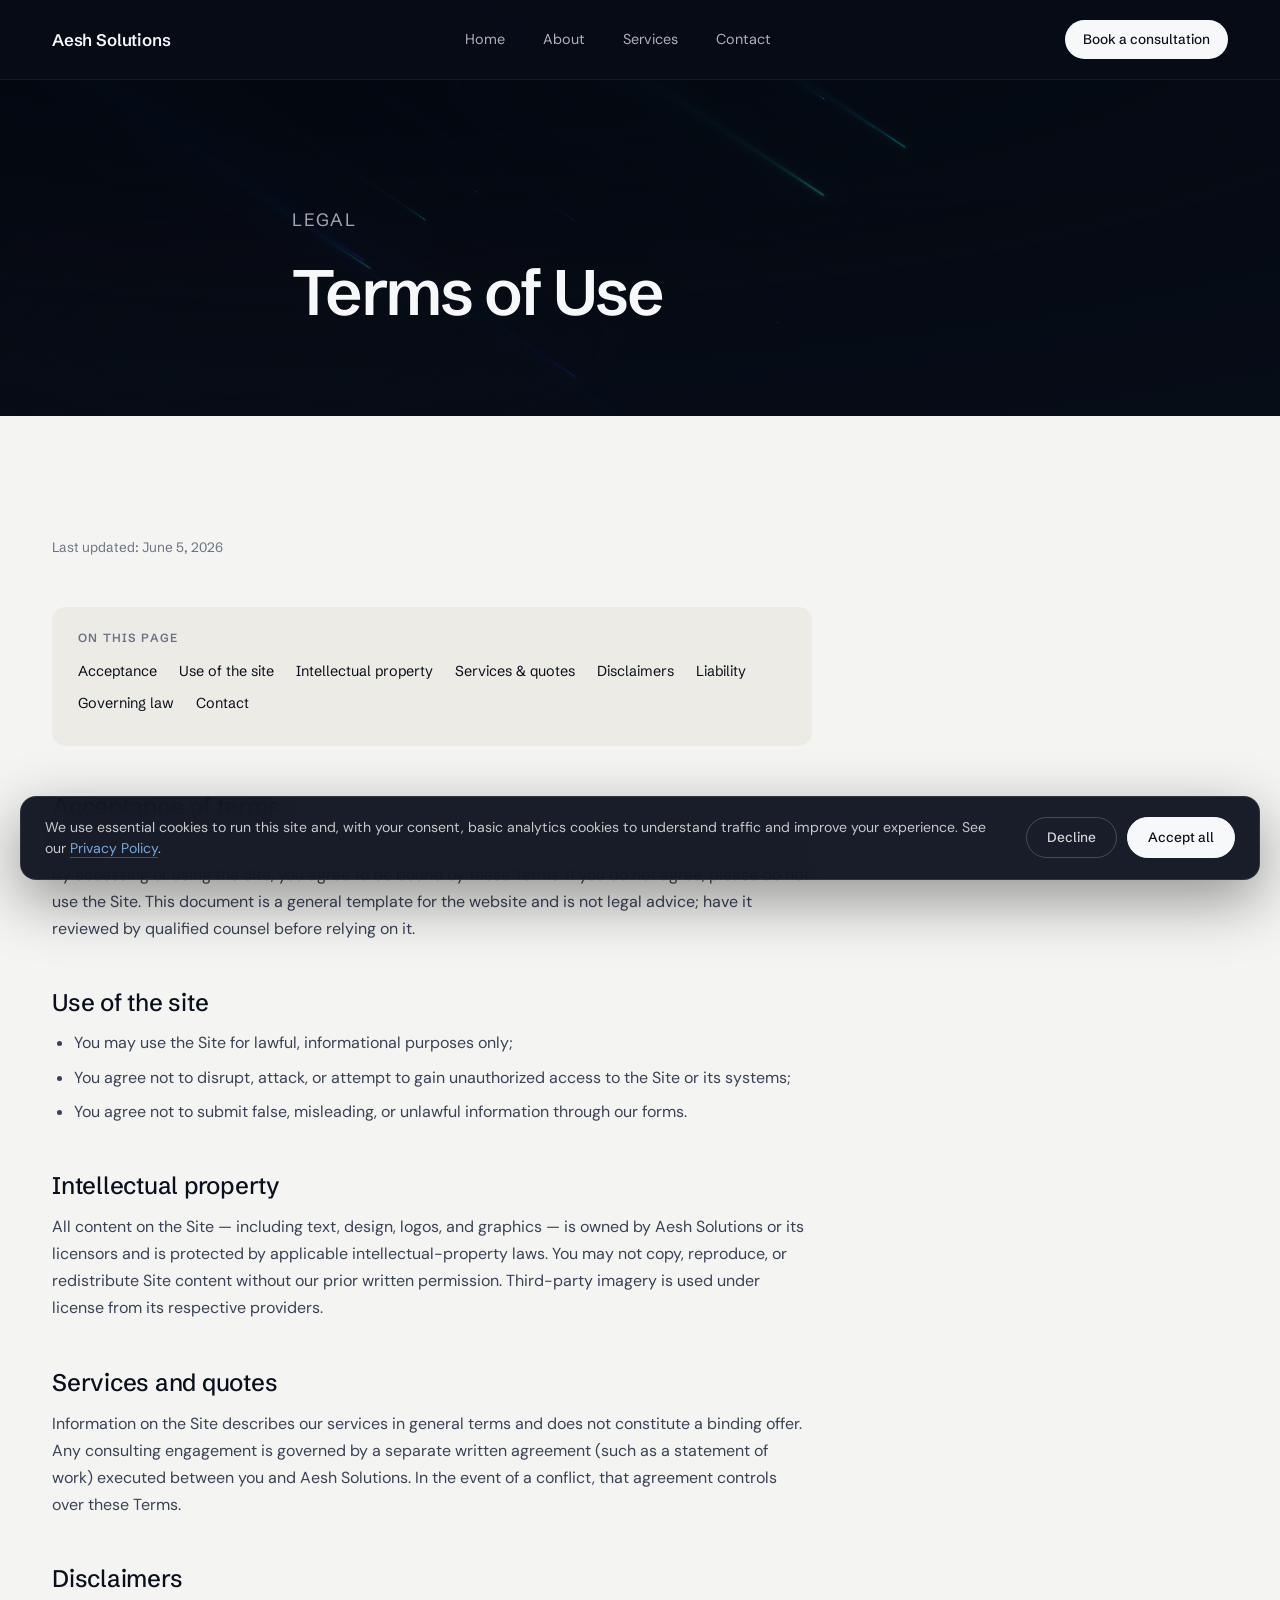
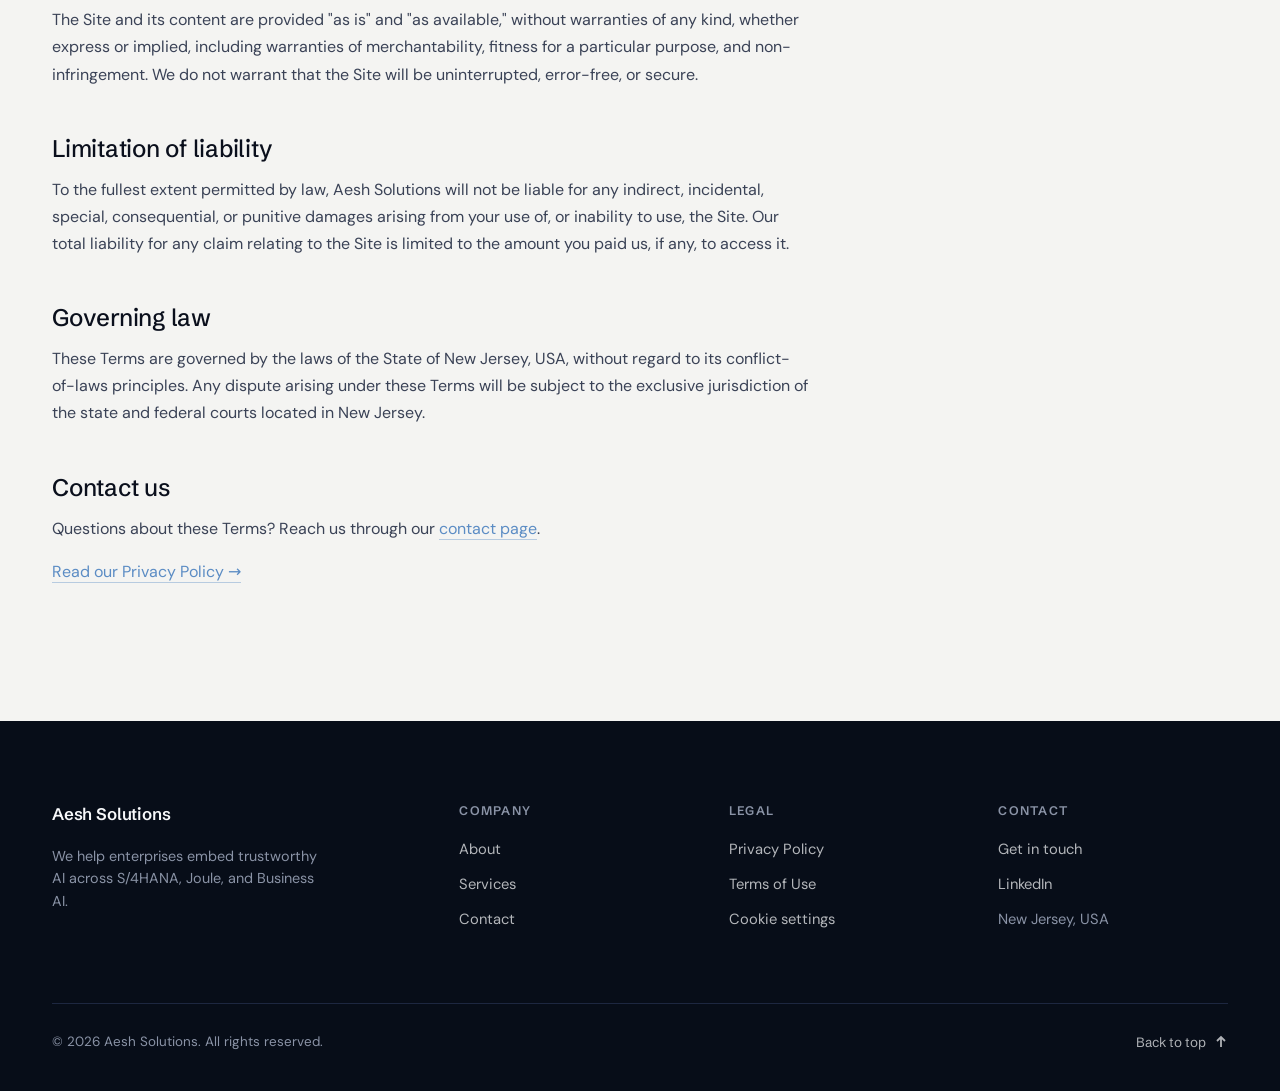
<file: terms.html>
<!DOCTYPE html>
<html lang="en">
<head>
<meta charset="UTF-8" />
<meta name="viewport" content="width=device-width, initial-scale=1.0" />
<title>Terms of Use — Aesh Solutions</title>
<meta name="description" content="Terms of Use for the Aesh Solutions website, an SAP AI consulting firm based in New Jersey." />
<link rel="canonical" href="https://www.aeshsolutions.com/terms.html" />
<link rel="icon" href="favicon.svg" type="image/svg+xml" />
<link rel="apple-touch-icon" href="apple-touch-icon.svg" />
<meta name="theme-color" content="#070d18" />
<link rel="stylesheet" href="fonts/fonts.css?v=20261102" />
<link rel="stylesheet" href="styles.css?v=20261102" />
</head>
<body>

<header class="nav solid" id="nav">
  <div class="nav-inner">
    <a href="index.html" class="brand">Aesh Solutions</a>
    <nav class="nav-links">
      <a href="index.html">Home</a>
      <a href="about.html">About</a>
      <a href="services.html">Services</a>
      <a href="contact.html">Contact</a>
    </nav>
    <a href="contact.html" class="nav-cta">Book a consultation</a>
    <button class="nav-toggle" aria-label="Open menu"><svg width="24" height="24" fill="none" stroke="currentColor" stroke-width="1.6"><path d="M3 6h18M3 12h18M3 18h18"/></svg></button>
  </div>
</header>

<section class="page-hero" id="top" style="padding:180px 0 90px">
  <div class="hero-shader" data-static="60" aria-hidden="true"></div>
  <div class="hero-overlay" aria-hidden="true"></div>
  <div class="hero-grain"></div>
  <div class="wrap page-hero-inner reveal in">
    <p class="crumb">Legal</p>
    <h1>Terms of Use</h1>
  </div>
</section>

<section class="light pad">
  <div class="wrap">
    <article class="prose reveal">
      <p class="updated">Last updated: June 5, 2026</p>

      <div class="legal-toc">
        <h4>On this page</h4>
        <a href="#accept">Acceptance</a>
        <a href="#use">Use of the site</a>
        <a href="#ip">Intellectual property</a>
        <a href="#services">Services &amp; quotes</a>
        <a href="#disclaimer">Disclaimers</a>
        <a href="#liability">Liability</a>
        <a href="#law">Governing law</a>
        <a href="#contact">Contact</a>
      </div>

      <h2 id="accept">Acceptance of terms</h2>
      <p>These Terms of Use ("Terms") govern your access to and use of the Aesh Solutions website (the "Site"). By accessing or using the Site, you agree to be bound by these Terms. If you do not agree, please do not use the Site. This document is a general template for the website and is not legal advice; have it reviewed by qualified counsel before relying on it.</p>

      <h2 id="use">Use of the site</h2>
      <ul>
        <li>You may use the Site for lawful, informational purposes only;</li>
        <li>You agree not to disrupt, attack, or attempt to gain unauthorized access to the Site or its systems;</li>
        <li>You agree not to submit false, misleading, or unlawful information through our forms.</li>
      </ul>

      <h2 id="ip">Intellectual property</h2>
      <p>All content on the Site — including text, design, logos, and graphics — is owned by Aesh Solutions or its licensors and is protected by applicable intellectual-property laws. You may not copy, reproduce, or redistribute Site content without our prior written permission. Third-party imagery is used under license from its respective providers.</p>

      <h2 id="services">Services and quotes</h2>
      <p>Information on the Site describes our services in general terms and does not constitute a binding offer. Any consulting engagement is governed by a separate written agreement (such as a statement of work) executed between you and Aesh Solutions. In the event of a conflict, that agreement controls over these Terms.</p>

      <h2 id="disclaimer">Disclaimers</h2>
      <p>The Site and its content are provided "as is" and "as available," without warranties of any kind, whether express or implied, including warranties of merchantability, fitness for a particular purpose, and non-infringement. We do not warrant that the Site will be uninterrupted, error-free, or secure.</p>

      <h2 id="liability">Limitation of liability</h2>
      <p>To the fullest extent permitted by law, Aesh Solutions will not be liable for any indirect, incidental, special, consequential, or punitive damages arising from your use of, or inability to use, the Site. Our total liability for any claim relating to the Site is limited to the amount you paid us, if any, to access it.</p>

      <h2 id="law">Governing law</h2>
      <p>These Terms are governed by the laws of the State of New Jersey, USA, without regard to its conflict-of-laws principles. Any dispute arising under these Terms will be subject to the exclusive jurisdiction of the state and federal courts located in New Jersey.</p>

      <h2 id="contact">Contact us</h2>
      <p>Questions about these Terms? Reach us through our <a href="contact.html">contact page</a>.</p>
      <p><a href="privacy.html">Read our Privacy Policy →</a></p>
    </article>
  </div>
</section>

<footer>
  <div class="wrap">
    <div class="foot-grid">
      <div class="foot-brand">
        <a href="index.html" class="brand">Aesh Solutions</a>
        <p>We help enterprises embed trustworthy AI across S/4HANA, Joule, and Business AI.</p>
      </div>
      <div class="foot-col"><h4>Company</h4><a href="about.html">About</a><a href="services.html">Services</a><a href="contact.html">Contact</a></div>
      <div class="foot-col"><h4>Legal</h4><a href="privacy.html">Privacy Policy</a><a href="terms.html">Terms of Use</a><a href="#" data-cookie-settings>Cookie settings</a></div>
      <div class="foot-col"><h4>Contact</h4><a href="contact.html">Get in touch</a><a href="https://www.linkedin.com/company/aesh-solutions" target="_blank" rel="noopener">LinkedIn</a><span>New Jersey, USA</span></div>
    </div>
    <div class="foot-bot">
      <p>© <span data-year>2026</span> Aesh Solutions. All rights reserved.</p>
      <a href="#top" class="back-top">Back to top <svg width="14" height="14" fill="none" stroke="currentColor" stroke-width="1.8"><path d="M7 12V2M3 6l4-4 4 4"/></svg></a>
    </div>
  </div>
</footer>
<script defer src="shader.js?v=20261102"></script>
<script src="main.js?v=20261102"></script>
</body>
</html>
</file>
<file: fonts/fonts.css>
/* DM Sans 300 latin-ext */
@font-face {
  font-family: 'DM Sans';
  font-style: normal;
  font-weight: 300;
  font-display: swap;
  src: url(dm-sans-300-latin-ext.woff2) format('woff2');
  unicode-range: U+0100-02BA, U+02BD-02C5, U+02C7-02CC, U+02CE-02D7, U+02DD-02FF, U+0304, U+0308, U+0329, U+1D00-1DBF, U+1E00-1E9F, U+1EF2-1EFF, U+2020, U+20A0-20AB, U+20AD-20C0, U+2113, U+2C60-2C7F, U+A720-A7FF;
}
/* DM Sans 300 latin */
@font-face {
  font-family: 'DM Sans';
  font-style: normal;
  font-weight: 300;
  font-display: swap;
  src: url(dm-sans-300-latin.woff2) format('woff2');
  unicode-range: U+0000-00FF, U+0131, U+0152-0153, U+02BB-02BC, U+02C6, U+02DA, U+02DC, U+0304, U+0308, U+0329, U+2000-206F, U+20AC, U+2122, U+2191, U+2193, U+2212, U+2215, U+FEFF, U+FFFD;
}
/* DM Sans 400 latin-ext */
@font-face {
  font-family: 'DM Sans';
  font-style: normal;
  font-weight: 400;
  font-display: swap;
  src: url(dm-sans-400-latin-ext.woff2) format('woff2');
  unicode-range: U+0100-02BA, U+02BD-02C5, U+02C7-02CC, U+02CE-02D7, U+02DD-02FF, U+0304, U+0308, U+0329, U+1D00-1DBF, U+1E00-1E9F, U+1EF2-1EFF, U+2020, U+20A0-20AB, U+20AD-20C0, U+2113, U+2C60-2C7F, U+A720-A7FF;
}
/* DM Sans 400 latin */
@font-face {
  font-family: 'DM Sans';
  font-style: normal;
  font-weight: 400;
  font-display: swap;
  src: url(dm-sans-400-latin.woff2) format('woff2');
  unicode-range: U+0000-00FF, U+0131, U+0152-0153, U+02BB-02BC, U+02C6, U+02DA, U+02DC, U+0304, U+0308, U+0329, U+2000-206F, U+20AC, U+2122, U+2191, U+2193, U+2212, U+2215, U+FEFF, U+FFFD;
}
/* DM Sans 500 latin-ext */
@font-face {
  font-family: 'DM Sans';
  font-style: normal;
  font-weight: 500;
  font-display: swap;
  src: url(dm-sans-500-latin-ext.woff2) format('woff2');
  unicode-range: U+0100-02BA, U+02BD-02C5, U+02C7-02CC, U+02CE-02D7, U+02DD-02FF, U+0304, U+0308, U+0329, U+1D00-1DBF, U+1E00-1E9F, U+1EF2-1EFF, U+2020, U+20A0-20AB, U+20AD-20C0, U+2113, U+2C60-2C7F, U+A720-A7FF;
}
/* DM Sans 500 latin */
@font-face {
  font-family: 'DM Sans';
  font-style: normal;
  font-weight: 500;
  font-display: swap;
  src: url(dm-sans-500-latin.woff2) format('woff2');
  unicode-range: U+0000-00FF, U+0131, U+0152-0153, U+02BB-02BC, U+02C6, U+02DA, U+02DC, U+0304, U+0308, U+0329, U+2000-206F, U+20AC, U+2122, U+2191, U+2193, U+2212, U+2215, U+FEFF, U+FFFD;
}
/* Fraunces 400 latin-ext */
@font-face {
  font-family: 'Fraunces';
  font-style: normal;
  font-weight: 400;
  font-display: swap;
  src: url(fraunces-400-latin-ext.woff2) format('woff2');
  unicode-range: U+0100-02BA, U+02BD-02C5, U+02C7-02CC, U+02CE-02D7, U+02DD-02FF, U+0304, U+0308, U+0329, U+1D00-1DBF, U+1E00-1E9F, U+1EF2-1EFF, U+2020, U+20A0-20AB, U+20AD-20C0, U+2113, U+2C60-2C7F, U+A720-A7FF;
}
/* Fraunces 400 latin */
@font-face {
  font-family: 'Fraunces';
  font-style: normal;
  font-weight: 400;
  font-display: swap;
  src: url(fraunces-400-latin.woff2) format('woff2');
  unicode-range: U+0000-00FF, U+0131, U+0152-0153, U+02BB-02BC, U+02C6, U+02DA, U+02DC, U+0304, U+0308, U+0329, U+2000-206F, U+20AC, U+2122, U+2191, U+2193, U+2212, U+2215, U+FEFF, U+FFFD;
}
/* Fraunces 500 latin-ext */
@font-face {
  font-family: 'Fraunces';
  font-style: normal;
  font-weight: 500;
  font-display: swap;
  src: url(fraunces-500-latin-ext.woff2) format('woff2');
  unicode-range: U+0100-02BA, U+02BD-02C5, U+02C7-02CC, U+02CE-02D7, U+02DD-02FF, U+0304, U+0308, U+0329, U+1D00-1DBF, U+1E00-1E9F, U+1EF2-1EFF, U+2020, U+20A0-20AB, U+20AD-20C0, U+2113, U+2C60-2C7F, U+A720-A7FF;
}
/* Fraunces 500 latin */
@font-face {
  font-family: 'Fraunces';
  font-style: normal;
  font-weight: 500;
  font-display: swap;
  src: url(fraunces-500-latin.woff2) format('woff2');
  unicode-range: U+0000-00FF, U+0131, U+0152-0153, U+02BB-02BC, U+02C6, U+02DA, U+02DC, U+0304, U+0308, U+0329, U+2000-206F, U+20AC, U+2122, U+2191, U+2193, U+2212, U+2215, U+FEFF, U+FFFD;
}
/* Schibsted Grotesk 400 latin-ext */
@font-face {
  font-family: 'Schibsted Grotesk';
  font-style: normal;
  font-weight: 400;
  font-display: swap;
  src: url(schibsted-grotesk-400-latin-ext.woff2) format('woff2');
  unicode-range: U+0100-02BA, U+02BD-02C5, U+02C7-02CC, U+02CE-02D7, U+02DD-02FF, U+0304, U+0308, U+0329, U+1D00-1DBF, U+1E00-1E9F, U+1EF2-1EFF, U+2020, U+20A0-20AB, U+20AD-20C0, U+2113, U+2C60-2C7F, U+A720-A7FF;
}
/* Schibsted Grotesk 400 latin */
@font-face {
  font-family: 'Schibsted Grotesk';
  font-style: normal;
  font-weight: 400;
  font-display: swap;
  src: url(schibsted-grotesk-400-latin.woff2) format('woff2');
  unicode-range: U+0000-00FF, U+0131, U+0152-0153, U+02BB-02BC, U+02C6, U+02DA, U+02DC, U+0304, U+0308, U+0329, U+2000-206F, U+20AC, U+2122, U+2191, U+2193, U+2212, U+2215, U+FEFF, U+FFFD;
}
/* Schibsted Grotesk 500 latin-ext */
@font-face {
  font-family: 'Schibsted Grotesk';
  font-style: normal;
  font-weight: 500;
  font-display: swap;
  src: url(schibsted-grotesk-500-latin-ext.woff2) format('woff2');
  unicode-range: U+0100-02BA, U+02BD-02C5, U+02C7-02CC, U+02CE-02D7, U+02DD-02FF, U+0304, U+0308, U+0329, U+1D00-1DBF, U+1E00-1E9F, U+1EF2-1EFF, U+2020, U+20A0-20AB, U+20AD-20C0, U+2113, U+2C60-2C7F, U+A720-A7FF;
}
/* Schibsted Grotesk 500 latin */
@font-face {
  font-family: 'Schibsted Grotesk';
  font-style: normal;
  font-weight: 500;
  font-display: swap;
  src: url(schibsted-grotesk-500-latin.woff2) format('woff2');
  unicode-range: U+0000-00FF, U+0131, U+0152-0153, U+02BB-02BC, U+02C6, U+02DA, U+02DC, U+0304, U+0308, U+0329, U+2000-206F, U+20AC, U+2122, U+2191, U+2193, U+2212, U+2215, U+FEFF, U+FFFD;
}
/* Schibsted Grotesk 600 latin-ext */
@font-face {
  font-family: 'Schibsted Grotesk';
  font-style: normal;
  font-weight: 600;
  font-display: swap;
  src: url(schibsted-grotesk-600-latin-ext.woff2) format('woff2');
  unicode-range: U+0100-02BA, U+02BD-02C5, U+02C7-02CC, U+02CE-02D7, U+02DD-02FF, U+0304, U+0308, U+0329, U+1D00-1DBF, U+1E00-1E9F, U+1EF2-1EFF, U+2020, U+20A0-20AB, U+20AD-20C0, U+2113, U+2C60-2C7F, U+A720-A7FF;
}
/* Schibsted Grotesk 600 latin */
@font-face {
  font-family: 'Schibsted Grotesk';
  font-style: normal;
  font-weight: 600;
  font-display: swap;
  src: url(schibsted-grotesk-600-latin.woff2) format('woff2');
  unicode-range: U+0000-00FF, U+0131, U+0152-0153, U+02BB-02BC, U+02C6, U+02DA, U+02DC, U+0304, U+0308, U+0329, U+2000-206F, U+20AC, U+2122, U+2191, U+2193, U+2212, U+2215, U+FEFF, U+FFFD;
}
/* Schibsted Grotesk 700 latin-ext */
@font-face {
  font-family: 'Schibsted Grotesk';
  font-style: normal;
  font-weight: 700;
  font-display: swap;
  src: url(schibsted-grotesk-700-latin-ext.woff2) format('woff2');
  unicode-range: U+0100-02BA, U+02BD-02C5, U+02C7-02CC, U+02CE-02D7, U+02DD-02FF, U+0304, U+0308, U+0329, U+1D00-1DBF, U+1E00-1E9F, U+1EF2-1EFF, U+2020, U+20A0-20AB, U+20AD-20C0, U+2113, U+2C60-2C7F, U+A720-A7FF;
}
/* Schibsted Grotesk 700 latin */
@font-face {
  font-family: 'Schibsted Grotesk';
  font-style: normal;
  font-weight: 700;
  font-display: swap;
  src: url(schibsted-grotesk-700-latin.woff2) format('woff2');
  unicode-range: U+0000-00FF, U+0131, U+0152-0153, U+02BB-02BC, U+02C6, U+02DA, U+02DC, U+0304, U+0308, U+0329, U+2000-206F, U+20AC, U+2122, U+2191, U+2193, U+2212, U+2215, U+FEFF, U+FFFD;
}

/* Geist Mono 500 latin */
@font-face{font-family:'Geist Mono';font-style:normal;font-weight:500;font-display:swap;src:url(geist-mono-500-latin.woff2) format('woff2')}
/* Geist Mono 600 latin */
@font-face{font-family:'Geist Mono';font-style:normal;font-weight:600;font-display:swap;src:url(geist-mono-600-latin.woff2) format('woff2')}
</file>
<file: styles.css>
:root{
  --ink:#0a0f1c;--ink-2:#0e1525;--navy:#0d1b2e;--navy-deep:#070d18;
  --paper:#f4f4f2;--paper-2:#eceae5;--line:#1d2740;--line-light:#dcdad3;
  --mute:#8a93a6;--mute-dark:#6c7385;--blue:#5b8cc4;--blue-bright:#7aa7d8;
  --amber:#d99350;--white:#f7f8fa;
  --display:'Schibsted Grotesk',-apple-system,system-ui,sans-serif;
  --mono:'Geist Mono',ui-monospace,'SF Mono',Menlo,monospace;
  --serif:'Fraunces',Georgia,serif;--body:'DM Sans',-apple-system,system-ui,sans-serif;
  --maxw:1240px;--ease:cubic-bezier(.22,.61,.36,1);
}
*{box-sizing:border-box;margin:0;padding:0}
html{scroll-behavior:smooth}
body{font-family:var(--body);background:var(--paper);color:var(--ink);-webkit-font-smoothing:antialiased;line-height:1.55;overflow-x:hidden}
img{max-width:100%;display:block}
picture{display:contents}
a{color:inherit;text-decoration:none}
.wrap{max-width:var(--maxw);margin:0 auto;padding:0 32px}
.eyebrow{font-family:var(--display);font-size:.72rem;letter-spacing:.18em;text-transform:uppercase;color:var(--mute-dark);font-weight:500;margin-bottom:1.4rem}
.dark .eyebrow{color:var(--blue)}
h1,h2,h3{font-family:var(--display);font-weight:500;letter-spacing:-.02em;line-height:1.08}
.h-display{font-weight:400;letter-spacing:-.03em}

/* NAV */
header.nav{position:fixed;top:0;left:0;right:0;z-index:100;transition:background .4s var(--ease),backdrop-filter .4s var(--ease),border-color .4s;border-bottom:1px solid transparent}
header.nav.scrolled,header.nav.solid{background:rgba(8,13,24,.82);backdrop-filter:blur(14px);border-bottom:1px solid rgba(255,255,255,.06)}
.nav-inner{max-width:var(--maxw);margin:0 auto;padding:20px 32px;display:flex;align-items:center;justify-content:space-between}
.brand{display:flex;align-items:center;gap:10px;color:var(--white);font-family:var(--display);font-weight:600;font-size:1.05rem;letter-spacing:-.01em}
.nav-links{display:flex;align-items:center;gap:38px}
.nav-links a{color:rgba(247,248,250,.7);font-size:.9rem;transition:color .25s}
.nav-links a:hover,.nav-links a[aria-current=page]{color:var(--white)}
.nav-cta{font-family:var(--display);font-size:.85rem;font-weight:500;color:var(--ink)!important;background:var(--white);padding:9px 18px;border-radius:100px;transition:transform .25s var(--ease),box-shadow .25s}
.nav-cta:hover{transform:translateY(-1px);box-shadow:0 8px 24px rgba(122,167,216,.35)}
.nav-toggle{display:none;background:none;border:0;color:var(--white);cursor:pointer}

/* BUTTONS / LINKS */
.btn-primary{font-family:var(--display);font-weight:500;font-size:.95rem;background:var(--white);color:var(--ink);padding:14px 28px;border-radius:100px;display:inline-flex;align-items:center;gap:10px;transition:transform .3s var(--ease),box-shadow .3s;border:0;cursor:pointer}
.btn-primary:hover{transform:translateY(-2px);box-shadow:0 14px 40px rgba(122,167,216,.4)}
.btn-ghost{font-family:var(--display);font-weight:500;font-size:.95rem;color:rgba(247,248,250,.85);padding:14px 26px;border-radius:100px;border:1px solid rgba(255,255,255,.18);transition:background .3s,border-color .3s}
.btn-ghost:hover{background:rgba(255,255,255,.07);border-color:rgba(255,255,255,.35)}
.btn-dark{background:var(--ink);color:var(--white)}
.link-arrow{font-family:var(--display);font-weight:500;font-size:.95rem;display:inline-flex;align-items:center;gap:9px;color:var(--ink);border-bottom:1px solid var(--ink);padding-bottom:3px;transition:gap .25s}
.link-arrow:hover{gap:14px}
.dark .link-arrow{color:var(--white);border-color:var(--white)}

/* SECTIONS */
section{position:relative}
.light{background:var(--paper);color:var(--ink)}
.dark{background:var(--navy-deep);color:var(--white)}
.pad{padding:120px 0}
.pad-lg{padding:150px 0}
.reveal{opacity:0;transform:translateY(22px);transition:opacity .8s var(--ease),transform .8s var(--ease)}
.reveal.in{opacity:1;transform:none}
.reveal.d1{transition-delay:.08s}.reveal.d2{transition-delay:.16s}.reveal.d3{transition-delay:.24s}.reveal.d4{transition-delay:.32s}
/* Media blocks settle from a slight zoom — fail-safe: no clip-path, so an image
   can never be left clipped/hidden if the reveal trigger doesn't fire. */
.media.reveal{opacity:0;transform:scale(1.04);
  transition:opacity 1s var(--ease),transform 1.1s var(--ease)}
.media.reveal.in{opacity:1;transform:none}

/* HERO (home) */
.hero{position:relative;min-height:100vh;display:flex;align-items:center;overflow:hidden;
  background:radial-gradient(120% 90% at 74% 10%,rgba(91,140,196,.30),transparent 55%),radial-gradient(95% 85% at 16% 92%,rgba(217,147,80,.15),transparent 55%),linear-gradient(180deg,#0a1322,#070d18 60%)}
/* live WebGL aurora */
.hero-shader{position:absolute;inset:0;z-index:0;background:#070d18}
.hero-shader canvas{display:block;width:100%!important;height:100%!important}
.hero-overlay{position:absolute;inset:0;z-index:1;pointer-events:none;
  background:radial-gradient(135% 110% at 50% -10%,rgba(7,13,24,.15) 30%,rgba(7,13,24,.55) 70%,rgba(7,13,24,.9) 100%),
  linear-gradient(180deg,rgba(7,13,24,.45),transparent 22%,transparent 60%,rgba(7,13,24,.6))}
.hero-grain{position:absolute;inset:0;z-index:1;opacity:.6;mix-blend-mode:overlay;pointer-events:none;background:radial-gradient(60% 50% at 70% 20%,rgba(122,167,216,.25),transparent 60%),radial-gradient(50% 50% at 20% 80%,rgba(217,147,80,.14),transparent 60%)}
.hero-inner{position:relative;z-index:2;text-align:center;width:100%;padding-top:80px}
/* Hero entrance: mask-rise headline + staggered settle */
@keyframes heroSettle{from{opacity:0;transform:translateY(18px)}to{opacity:1;transform:none}}
@keyframes heroMask{from{opacity:0;clip-path:inset(0 0 110% 0);transform:translateY(10px)}to{opacity:1;clip-path:inset(0 0 -15% 0);transform:none}}
.hero .badge{animation:heroSettle .8s var(--ease) .05s backwards}
.hero h1{animation:heroMask 1.05s var(--ease) .18s backwards}
.hero p.sub{animation:heroSettle .8s var(--ease) .42s backwards}
.hero-actions{animation:heroSettle .8s var(--ease) .56s backwards}
.hero h1{color:var(--white);font-family:var(--display);font-weight:700;letter-spacing:-.046em;font-size:clamp(2.7rem,6.6vw,5.4rem);line-height:1}
.hero h1 em{font-family:var(--serif);font-style:italic;font-weight:400;letter-spacing:-.01em;color:var(--blue-bright)}
.hero p.sub{color:rgba(247,248,250,.66);font-size:clamp(1rem,1.4vw,1.18rem);max-width:560px;margin:1.8rem auto 0;line-height:1.6}
.hero p.sub.fine{color:rgba(247,248,250,.48);font-size:clamp(.86rem,1.05vw,.95rem);max-width:540px;margin-top:.9rem;line-height:1.55}
.badge{display:inline-flex;align-items:center;gap:9px;border:1px solid rgba(255,255,255,.14);border-radius:100px;padding:7px 16px;color:rgba(247,248,250,.8);font-size:.8rem;font-family:var(--display);letter-spacing:.02em;margin-bottom:2.2rem;background:rgba(255,255,255,.03)}
.badge .dot{width:7px;height:7px;border-radius:50%;background:#52d39a;box-shadow:0 0 10px #52d39a}
.hero-actions{display:flex;gap:16px;justify-content:center;margin-top:2.6rem;flex-wrap:wrap}
.hero-scroll{position:absolute;bottom:34px;left:50%;transform:translateX(-50%);z-index:2;color:rgba(247,248,250,.4);font-size:.72rem;letter-spacing:.2em;text-transform:uppercase;font-family:var(--display);display:flex;flex-direction:column;align-items:center;gap:10px}
.hero-scroll .bar{width:1px;height:40px;background:linear-gradient(rgba(247,248,250,.5),transparent);animation:drop 2s var(--ease) infinite}
@keyframes drop{0%{transform:scaleY(0);transform-origin:top}50%{transform:scaleY(1);transform-origin:top}51%{transform-origin:bottom}100%{transform:scaleY(0);transform-origin:bottom}}

/* PAGE HERO (inner pages) */
.page-hero{position:relative;padding:200px 0 120px;overflow:hidden;background:#070d18;color:var(--white)}
/* dimmed aurora variant behind inner-page heroes */
.page-hero .hero-shader{position:absolute;inset:0;z-index:0;background:#070d18}
.page-hero .hero-shader canvas{opacity:.5}
.page-hero .hero-overlay{position:absolute;inset:0;z-index:1;pointer-events:none;
  background:radial-gradient(130% 120% at 30% -10%,rgba(7,13,24,.35) 35%,rgba(7,13,24,.72) 75%,rgba(7,13,24,.94) 100%)}
.page-hero-inner{position:relative;z-index:2;max-width:760px}
.page-hero h1{font-family:var(--display);font-weight:600;letter-spacing:-.04em;font-size:clamp(2.4rem,5.4vw,4rem);line-height:1.04;color:var(--white)}
.page-hero h1 em{font-weight:400}
.page-hero h1 em{font-family:var(--serif);font-style:italic;color:var(--blue-bright)}
.page-hero p{color:rgba(247,248,250,.66);font-size:1.12rem;max-width:560px;margin-top:1.6rem}
.crumb{font-family:var(--display);font-size:.8rem;letter-spacing:.1em;text-transform:uppercase;color:var(--blue);margin-bottom:1.6rem}

/* ABOUT */
.about-grid{display:grid;grid-template-columns:1fr 1fr;gap:80px;align-items:center}
.media{border-radius:22px;overflow:hidden;border:1px solid var(--line-light);aspect-ratio:1/1;background:#0a131f}
.media img{width:100%;height:100%;object-fit:cover}
.media.wide{aspect-ratio:16/10}
/* Interactive Our-Story image: cursor tilt + pointer-tracking sheen + idle float */
.story-media{transform-style:preserve-3d;will-change:transform;transition:transform .4s var(--ease),box-shadow .4s var(--ease)}
.story-media:hover{box-shadow:0 30px 70px rgba(13,27,46,.28)}
.story-media .sheen{position:absolute;inset:0;z-index:3;pointer-events:none;border-radius:inherit;opacity:0;transition:opacity .45s var(--ease);mix-blend-mode:screen;background:radial-gradient(circle at var(--mx,50%) var(--my,50%),rgba(122,167,216,.45),transparent 46%)}
.story-media:hover .sheen{opacity:1}
@media (prefers-reduced-motion:no-preference){
  .story-media:not(:hover){animation:storyFloat 7s ease-in-out infinite}
}
@keyframes storyFloat{0%,100%{transform:translateY(0)}50%{transform:translateY(-7px)}}
/* Magnetic stats: lift + accent on hover, smooth follow via JS transform */
.stats .stat{transition:transform .3s var(--ease)}
.stats .stat .n{transition:color .3s var(--ease),transform .3s var(--ease)}
.stats .stat:hover .n{color:var(--blue)}
/* Soft underline-draw on link-arrows (site-wide) */
.link-arrow{position:relative;border-bottom-color:transparent}
.link-arrow::after{content:"";position:absolute;left:0;right:0;bottom:0;height:1px;background:currentColor;transform:scaleX(0);transform-origin:left;transition:transform .4s var(--ease)}
.link-arrow:hover::after{transform:scaleX(1)}
.link-arrow:hover{gap:14px}
.about-text h2{font-size:clamp(1.9rem,3.4vw,2.8rem);margin-bottom:1.4rem}
.about-text p.lead{color:var(--mute-dark);font-size:1.05rem;max-width:460px;margin-bottom:2rem}
.dark .about-text p.lead{color:var(--mute)}
.stats{display:flex;gap:48px;margin-top:2.6rem;flex-wrap:wrap}
.stat .n{font-family:var(--mono);font-size:2rem;font-weight:600;letter-spacing:-.04em}
.stat .l{color:var(--mute-dark);font-size:.85rem}
.dark .stat .l{color:var(--mute)}
/* Sectors served — steady, wrapping list */
.sectors{border-top:1px solid var(--line-light);margin-top:48px;padding-top:40px}
.sectors .eyebrow{margin-bottom:26px}
.sectors-list{list-style:none;display:flex;flex-wrap:wrap;justify-content:center;gap:12px;max-width:860px;margin:0 auto}
.sectors-list li{font-family:var(--display);font-weight:500;font-size:.85rem;color:var(--mute-dark);letter-spacing:.01em;padding:9px 18px;border:1px solid var(--line-light);border-radius:100px;background:#fff;transition:color .3s,border-color .3s,background .3s,transform .3s}
.sectors-list li:hover{color:var(--ink);border-color:var(--blue);transform:translateY(-2px)}

/* OVERSIZED EDITORIAL STATEMENT — deliberate scale crescendo */
.statement-sec{padding:60px 0;background:var(--navy-deep);overflow:hidden}
.statement-sec .eyebrow{color:var(--blue)}
.statement{font-family:var(--display);font-weight:600;letter-spacing:-.045em;line-height:1.02;
  font-size:clamp(2.4rem,5.6vw,4.4rem);max-width:20ch;color:#33425c}
.statement em{font-family:var(--serif);font-style:italic;font-weight:400;letter-spacing:-.01em;color:var(--blue-bright)}
/* punchline lifts from dim navy to bright white as it scrolls in */
.statement .lift{color:#33425c;transition:color 1s var(--ease) .15s}
.statement.in .lift{color:var(--white)}
.statement-foot{margin-top:48px;max-width:440px;color:var(--mute);font-size:1.05rem;line-height:1.6}
/* light variant — sits among light sections */
.statement-sec.on-light{background:var(--paper)}
.statement-sec.on-light .eyebrow{color:var(--mute-dark)}
.statement-sec.on-light .statement{color:#cfcdc6}
.statement-sec.on-light .statement em{color:var(--blue)}
.statement-sec.on-light .statement .lift{color:#cfcdc6}
.statement-sec.on-light .statement.in .lift{color:var(--ink)}
.statement-sec.on-light .statement-foot{color:var(--mute-dark)}
@media(max-width:560px){.statement-sec{padding:44px 0}.statement{font-size:clamp(2.4rem,11vw,3.4rem)}}

/* QUOTE */
.quote-sec{background:radial-gradient(120% 120% at 70% 10%,#16263f,#0a131f 60%,#070d18);text-align:center}
.quote-sec .qm{font-family:var(--serif);font-size:4rem;color:var(--blue);line-height:0;display:block;margin-bottom:1.4rem}
.quote-sec blockquote{font-family:var(--display);font-weight:400;letter-spacing:-.02em;font-size:clamp(1.5rem,3.2vw,2.4rem);line-height:1.3;color:var(--white);max-width:820px;margin:0 auto}
.quote-sec .who{color:var(--mute);margin-top:1.8rem;font-size:.95rem;font-family:var(--display)}

/* SERVICES */
.services-grid{display:grid;grid-template-columns:1.1fr .9fr;gap:60px}
.svc-list{list-style:none;border-top:1px solid var(--line-light)}
.svc-item{border-bottom:1px solid var(--line-light);padding:26px 0;cursor:pointer;display:flex;align-items:baseline;gap:18px;transition:padding .35s var(--ease)}
.svc-item .num{font-family:var(--display);font-size:.85rem;color:var(--mute-dark);opacity:0;transition:opacity .3s;width:24px}
.svc-item h3{font-family:var(--display);font-weight:400;font-size:clamp(1.5rem,2.8vw,2.1rem);color:#a9a7a0;letter-spacing:-.02em;transition:color .35s var(--ease),transform .35s var(--ease)}
.svc-item.active{padding-left:8px}
.svc-item.active .num{opacity:1;color:var(--ink)}
.svc-item.active h3{color:var(--ink);transform:translateX(2px)}
.svc-detail{align-self:start;position:sticky;top:120px}
.svc-canvas{aspect-ratio:4/3;border-radius:18px;overflow:hidden;border:1px solid var(--line-light);position:relative}
.svc-canvas img{width:100%;height:100%;object-fit:cover;transition:opacity .4s,transform .4s}
.svc-copy{margin-top:26px;color:var(--mute-dark);font-size:1rem;max-width:420px;min-height:84px;transition:opacity .4s}
.svc-copy strong{color:var(--ink);font-weight:500}
.svc-foot{margin-top:24px}

/* APPROACH */
.approach-grid{display:grid;grid-template-columns:.85fr 1.15fr;gap:70px;align-items:start}
.approach-head h2{font-size:clamp(1.9rem,3.4vw,2.8rem);margin-bottom:1.4rem}
.approach-head p{color:var(--mute-dark);max-width:380px}
.phase-cards{display:flex;flex-direction:column;gap:18px}
.phase-card{border-radius:18px;padding:30px;position:relative;overflow:hidden;border:1px solid var(--line);transition:transform .4s var(--ease),border-color .4s}
.phase-card:hover{transform:translateY(-3px);border-color:rgba(122,167,216,.4)}
.phase-card.featured{background:#0e1c30;color:var(--white)}
.phase-card.img{min-height:210px;display:flex;align-items:flex-end;border:0;color:var(--white)}
.phase-card.img img{position:absolute;inset:0;width:100%;height:100%;object-fit:cover;z-index:0}
.phase-card.img::after{content:"";position:absolute;inset:0;background:linear-gradient(180deg,rgba(7,13,24,.15),rgba(7,13,24,.85));z-index:1}
.phase-card.img>*{position:relative;z-index:2}
.phase-card .pnum{font-family:var(--display);font-size:.75rem;letter-spacing:.16em;text-transform:uppercase;color:var(--blue-bright);margin-bottom:14px}
.phase-card h3{font-family:var(--display);font-weight:500;font-size:1.3rem;margin-bottom:10px}
.phase-card p{font-size:.92rem;color:rgba(247,248,250,.62);max-width:92%}

/* ===== CASE STUDY (detail page) ===== */
.cstudy-meta{display:grid;grid-template-columns:repeat(4,1fr);gap:24px;border-top:1px solid var(--line-light);border-bottom:1px solid var(--line-light);padding:34px 0;margin-bottom:72px}
.cstudy-meta .m .k{font-family:var(--display);font-size:.72rem;letter-spacing:.14em;text-transform:uppercase;color:var(--mute-dark);margin-bottom:8px}
.cstudy-meta .m .v{font-size:.98rem;color:var(--ink);line-height:1.4}
.lede{font-size:clamp(1.15rem,2vw,1.4rem);line-height:1.5;color:var(--ink);max-width:760px;font-family:var(--display);font-weight:400;letter-spacing:-.01em}
/* point lists */
.pts{list-style:none;display:grid;gap:16px;margin-top:8px}
.pts li{position:relative;padding-left:30px;font-size:1rem;line-height:1.5}
.pts li::before{content:"";position:absolute;left:0;top:9px;width:14px;height:2px;background:var(--blue)}
.dark .pts li{color:rgba(247,248,250,.78)}
.pts.check li::before{content:"";top:4px;width:13px;height:7px;border-left:2px solid var(--blue);border-bottom:2px solid var(--blue);background:none;transform:rotate(-45deg)}
/* before metrics (small, muted) */
/* success criteria + product objectives */
.cs-goals{display:grid;grid-template-columns:1fr 1fr;gap:56px}
.cs-goals .eyebrow{margin-bottom:24px}
.goal-metrics{list-style:none;display:flex;flex-direction:column;gap:18px}
.goal-metrics li{display:flex;flex-direction:column;gap:7px;padding-bottom:18px;border-bottom:1px solid var(--line-light)}
.goal-metrics li:last-child{border-bottom:0;padding-bottom:0}
.gm-label{font-size:.9rem;color:var(--mute-dark)}
.gm-val{display:flex;align-items:center;gap:12px;font-family:var(--display);font-weight:600;font-size:1.2rem;color:var(--ink)}
.gm-val .from{color:var(--mute-dark);font-weight:500}
.gm-val svg{color:var(--blue);flex:0 0 auto}
.goal-list{list-style:none;display:flex;flex-direction:column;gap:44px}
.goal-list li{position:relative;padding-left:32px;color:var(--mute-dark);font-size:1rem;line-height:1.5}
.goal-list li::before{content:"";position:absolute;left:0;top:1px;width:20px;height:20px;border-radius:50%;background:var(--blue) url("data:image/svg+xml,%3Csvg xmlns='http://www.w3.org/2000/svg' width='12' height='12' viewBox='0 0 16 16' fill='none' stroke='%23fff' stroke-width='2.4' stroke-linecap='round' stroke-linejoin='round'%3E%3Cpath d='M3 8.5l3.2 3.2L13 5'/%3E%3C/svg%3E") center/12px no-repeat}
.cc-points{list-style:none;counter-reset:cc;display:grid;gap:24px;margin-top:40px;max-width:860px}
.cc-points li{display:grid;grid-template-columns:40px 1fr;column-gap:18px;row-gap:4px}
.cc-points li::before{counter-increment:cc;content:counter(cc,decimal-leading-zero);grid-row:1 / 3;font-family:var(--mono);font-size:1rem;font-weight:600;color:var(--blue);padding-top:2px}
.cc-points h4{font-family:var(--display);font-weight:600;font-size:1.08rem;color:var(--ink);margin:0 0 5px}
.cc-points p{margin:0;color:rgba(10,15,28,.78);font-size:.98rem;line-height:1.55}
.cc-points code{font-family:var(--mono);font-size:.82em;background:rgba(10,15,28,.06);padding:1px 6px;border-radius:5px;color:var(--ink)}
/* result stats grid */
.results{display:grid;grid-template-columns:repeat(3,1fr);gap:18px;margin-top:8px}
.result{border:1px solid var(--line);border-radius:18px;padding:30px;background:#0e1c30;transition:transform .4s var(--ease),border-color .4s}
.result:hover{transform:translateY(-4px);border-color:rgba(122,167,216,.4)}
.result .n{font-family:var(--mono);font-size:clamp(2.4rem,4vw,3.2rem);font-weight:600;color:var(--white);letter-spacing:-.04em;line-height:1}
.result .l{color:rgba(247,248,250,.66);font-size:.95rem;margin-top:12px;line-height:1.45}
/* process flow */
/* ===== VIM process flow — bespoke exhibit ===== */
.vimflow{position:relative;background:radial-gradient(120% 150% at 12% -12%,#14263f,#0b1626 48%,#070d18);border:1px solid var(--line);border-radius:22px;padding:38px 36px 32px;overflow:hidden}
.vimflow::after{content:"";position:absolute;inset:0;pointer-events:none;background:radial-gradient(42% 62% at 88% 10%,rgba(122,167,216,.13),transparent 60%),radial-gradient(34% 55% at 5% 100%,rgba(217,147,80,.09),transparent 60%)}
.vimflow>*{position:relative;z-index:1}
.vimflow-head{display:flex;align-items:baseline;justify-content:space-between;gap:18px;margin-bottom:40px;flex-wrap:wrap}
.vf-eyebrow{font-family:var(--mono);font-size:.7rem;letter-spacing:.16em;text-transform:uppercase;color:var(--blue-bright)}
.vf-engine{font-family:var(--display);font-size:.82rem;color:var(--mute)}
.vf-engine b{color:rgba(247,248,250,.82);font-weight:600}
.vimflow-track{overflow-x:auto;scrollbar-width:none;-webkit-overflow-scrolling:touch}
.vimflow-track::-webkit-scrollbar{display:none}
.vimflow-inner{display:flex;align-items:flex-start;position:relative;min-width:100%}
.vimflow-inner::before{content:"";position:absolute;top:16px;left:8.333%;right:8.333%;height:2px;background:linear-gradient(90deg,transparent,var(--blue) 7%,var(--blue-bright) 50%,var(--amber) 93%,transparent);z-index:0}
.vf-step{flex:1 1 0;min-width:0;text-align:center;padding:0 10px;position:relative;z-index:1}
.vf-num{display:inline-flex;align-items:center;justify-content:center;width:34px;height:34px;border-radius:50%;font-family:var(--mono);font-size:.78rem;font-weight:600;color:#0b1626;background:linear-gradient(140deg,#d6e3f4,var(--blue-bright));box-shadow:0 0 0 6px #0b1626,0 4px 12px rgba(0,0,0,.35);margin-bottom:20px;transition:transform .35s var(--ease),box-shadow .35s}
.vf-step:hover .vf-num{transform:translateY(-3px);box-shadow:0 0 0 6px #0b1626,0 10px 24px rgba(122,167,216,.45)}
.vf-step h4{font-family:var(--display);font-weight:600;font-size:1rem;color:var(--white);letter-spacing:-.01em;line-height:1.2;margin-bottom:12px}
.vf-step ul{list-style:none;display:grid;gap:6px}
.vf-step li{font-size:.8rem;color:rgba(247,248,250,.6);line-height:1.3}
.vimflow-foot{margin-top:34px;padding-top:20px;border-top:1px solid var(--line);font-size:.84rem;color:var(--mute);display:flex;align-items:center;gap:9px}
.vimflow-foot svg{color:var(--blue-bright);flex-shrink:0}
@media(max-width:760px){
  .vimflow{padding:28px 24px 26px}
  .vimflow-head{margin-bottom:28px}
  .vimflow-inner{flex-direction:column;min-width:0}
  .vimflow-inner::before{display:none}
  .vf-step{flex:none;display:grid;grid-template-columns:34px 1fr;column-gap:18px;text-align:left;padding:0 0 28px;min-width:0}
  .vf-step::before{content:"";position:absolute;left:16px;top:17px;width:2px;height:100%;background:linear-gradient(180deg,var(--blue-bright),var(--amber));opacity:.45;z-index:0}
  .vf-step:last-child::before{display:none}
  .vf-num{grid-column:1;grid-row:1/3;margin-bottom:0;align-self:start;z-index:1}
  .vf-step h4{grid-column:2;align-self:center;margin-bottom:8px;line-height:1.15}
  .vf-step ul{grid-column:2;justify-items:start}
}
@media(max-width:640px){
  .cstudy-meta{grid-template-columns:1fr 1fr;gap:24px 16px;margin-bottom:48px}
  .results{grid-template-columns:1fr}
  .cs-goals{grid-template-columns:1fr;gap:40px}
  .goal-list{gap:18px}
}
.phase-card .icn{position:absolute;top:26px;right:26px;color:var(--blue-bright);opacity:.8;z-index:2}

/* BENTO */
/* Subtle section break — a short centered hairline */
.section-rule{display:block;width:60px;height:1px;margin:0 auto 64px;background:linear-gradient(90deg,transparent,var(--mute) 50%,transparent);opacity:.5}
.feat-head{text-align:center;margin-bottom:64px}
.feat-head h2{font-size:clamp(2rem,4vw,3rem);font-weight:600;letter-spacing:-.04em}
.feat-head p{color:var(--mute-dark);max-width:520px;margin:1.2rem auto 0}
.bento{display:grid;grid-template-columns:repeat(3,1fr);gap:18px}
.bento .card{border-radius:18px;overflow:hidden;position:relative;min-height:280px;display:flex;flex-direction:column;justify-content:flex-end;padding:28px;border:1px solid var(--line-light);transition:transform .45s var(--ease),box-shadow .45s}
.bento .card:hover{transform:translateY(-4px);box-shadow:0 24px 60px rgba(13,27,46,.16)}
.bento .card.tall{grid-row:span 2;min-height:auto}
.bento .card .bimg{position:absolute;inset:0;z-index:0}
.bento .card .bimg img{width:100%;height:100%;object-fit:cover}
.bento .card.card-dark .bimg::after{content:"";position:absolute;inset:0;background:linear-gradient(180deg,rgba(8,13,24,.12),rgba(8,13,24,.85))}
.bento .card h3{font-family:var(--display);font-weight:500;font-size:1.25rem;margin-bottom:8px;position:relative;z-index:2}
.bento .card p{font-size:.88rem;position:relative;z-index:2;max-width:92%}
.bento .ic{position:absolute;top:24px;left:24px;width:38px;height:38px;border-radius:11px;display:flex;align-items:center;justify-content:center;z-index:2}
.card-dark{color:var(--white)}.card-dark p{color:rgba(247,248,250,.72)}.card-dark .ic{background:rgba(255,255,255,.12);color:var(--white)}
.card-light{color:var(--ink);background:#fff}.card-light p{color:var(--mute-dark)}.card-light .ic{background:#eef0f3;color:var(--ink)}

/* Unified art direction for mid-page photography:
   desaturated, navy-leaning at rest; full colour blooms in on hover.
   Makes mixed stock feel like one commissioned set. Hover-devices only,
   so touch screens keep full colour (nothing looks dead). */
@media (hover:hover){
  .media img,.bento .card .bimg img,.cs-card img{
    filter:grayscale(.9) contrast(1.05) brightness(.92);
    transition:filter .6s var(--ease),transform .6s var(--ease)}
  .media:hover img,.bento .card:hover .bimg img,.cs-card:hover img{filter:none}
}

/* CASE STUDIES */
.cs-head{display:flex;align-items:flex-end;justify-content:space-between;margin-bottom:54px;gap:30px;flex-wrap:wrap}
.cs-head h2{font-size:clamp(2rem,3.6vw,2.8rem)}
.cs-pill{font-family:var(--display);font-weight:500;font-size:.85rem;color:var(--white);background:var(--ink);padding:11px 22px;border-radius:100px;display:inline-flex;gap:9px;align-items:center;transition:transform .25s,background .25s}
.cs-pill:hover{transform:translateY(-2px);background:#1a2740}
.cs-row{display:grid;grid-template-columns:repeat(4,1fr);gap:16px}
.cs-row.two{grid-template-columns:repeat(2,1fr);gap:20px}
.cs-row.three{grid-template-columns:repeat(3,1fr)}
.cs-row.feature{grid-template-columns:1fr}
.cs-row.feature .cs-card{min-height:440px}
.cs-row.feature .cs-card h3{font-size:1.5rem}
.cs-row.feature .cs-card p{font-size:.95rem;max-width:560px}
.cs-card{border-radius:16px;overflow:hidden;position:relative;min-height:360px;display:flex;flex-direction:column;justify-content:flex-end;padding:24px;color:var(--white);transition:transform .45s var(--ease)}
.cs-row.two .cs-card{min-height:420px}
.cs-card:hover{transform:translateY(-5px)}
.cs-card img{position:absolute;inset:0;width:100%;height:100%;object-fit:cover;z-index:0;transition:transform .6s var(--ease)}
.cs-card:hover img{transform:scale(1.05)}
.cs-card::after{content:"";position:absolute;inset:0;background:linear-gradient(180deg,rgba(7,13,24,.05) 25%,rgba(7,13,24,.9));z-index:1}
.cs-card>*{position:relative;z-index:2}
.cs-tag{font-family:var(--display);font-size:.68rem;letter-spacing:.06em;text-transform:uppercase;border:1px solid rgba(255,255,255,.4);border-radius:100px;padding:5px 12px;display:inline-block;margin-bottom:auto;align-self:flex-start;backdrop-filter:blur(4px)}
.cs-card h3{font-family:var(--display);font-weight:500;font-size:1.15rem;margin-bottom:8px;margin-top:18px}
.cs-card p{font-size:.84rem;color:rgba(247,248,250,.78)}
.cs-cta{display:inline-flex;align-items:center;gap:8px;align-self:flex-start;margin-top:18px;padding:11px 20px;border:1px solid rgba(255,255,255,.45);border-radius:10px;font-family:var(--display);font-weight:600;font-size:.85rem;color:var(--white);background:rgba(255,255,255,.08);backdrop-filter:blur(4px);transition:background .3s var(--ease),color .3s var(--ease),border-color .3s var(--ease)}
.cs-cta svg{transition:transform .3s var(--ease)}
.cs-card:hover .cs-cta{background:var(--white);color:var(--ink);border-color:var(--white)}
.cs-card:hover .cs-cta svg{transform:translateX(3px)}

/* FAQ */
.faq-grid{display:grid;grid-template-columns:.7fr 1.3fr;gap:60px}
.faq-side h2{font-size:clamp(2.4rem,5vw,3.4rem);font-family:var(--serif);font-weight:400;letter-spacing:-.02em}
.faq-help{background:#ecebe6;border-radius:16px;padding:26px;margin-top:40px;max-width:280px}
.faq-help p{font-size:.9rem;color:var(--mute-dark);margin-bottom:18px}
.faq-help a{display:inline-flex;align-items:center;gap:8px;border:1px solid var(--ink);border-radius:100px;padding:10px 20px;font-family:var(--display);font-size:.85rem;font-weight:500;transition:background .25s,color .25s}
.faq-help a:hover{background:var(--ink);color:var(--white)}
.faq-filters{display:flex;gap:10px;margin-bottom:26px;flex-wrap:wrap}
.faq-filters button{font-family:var(--display);font-size:.82rem;font-weight:500;cursor:pointer;padding:9px 18px;border-radius:100px;border:1px solid var(--line-light);background:transparent;color:var(--mute-dark);transition:all .25s}
.faq-filters button.on,.faq-filters button:hover{background:var(--ink);color:var(--white);border-color:var(--ink)}
.faq-item{border-bottom:1px solid var(--line-light)}
.faq-q{width:100%;text-align:left;background:none;border:0;cursor:pointer;padding:26px 0;display:flex;align-items:center;justify-content:space-between;gap:20px;font-family:var(--display);font-weight:500;font-size:1.08rem;color:var(--ink)}
.faq-plus{flex-shrink:0;width:34px;height:34px;border-radius:50%;background:var(--ink);color:var(--white);display:flex;align-items:center;justify-content:center;transition:transform .35s var(--ease)}
.faq-item.open .faq-plus{transform:rotate(45deg)}
.faq-a{max-height:0;overflow:hidden;transition:max-height .45s var(--ease),padding .45s var(--ease)}
.faq-a p{color:var(--mute-dark);font-size:.96rem;max-width:90%;padding-bottom:4px}
.faq-item.open .faq-a{padding-bottom:26px}

/* CTA */
.cta{position:relative;min-height:560px;display:flex;align-items:center;overflow:hidden;background:#0a1422}
.cta-img{position:absolute;inset:0;z-index:0}
.cta-img img{width:100%;height:100%;object-fit:cover;opacity:.5}
.cta-img::after{content:"";position:absolute;inset:0;background:radial-gradient(40% 80% at 52% 50%,rgba(217,147,80,.35),transparent 60%),linear-gradient(90deg,rgba(8,13,24,.75),rgba(8,13,24,.2) 45%,rgba(8,13,24,.75))}
.cta-inner{position:relative;z-index:2}
.cta .chip{display:inline-flex;align-items:center;gap:9px;background:#0e1c30;color:var(--white);font-family:var(--display);font-size:.85rem;font-weight:500;padding:10px 18px;border-radius:100px;margin-bottom:2rem;border:1px solid rgba(255,255,255,.1)}
.cta h2{color:var(--white);font-family:var(--display);font-weight:600;letter-spacing:-.04em;font-size:clamp(2.2rem,5vw,3.6rem);line-height:1.04;max-width:620px}
.cta .btn-primary{margin-top:2.4rem}

/* CONTACT FORM */
.contact-grid{display:grid;grid-template-columns:.9fr 1.1fr;gap:70px;align-items:start}
.contact-info h2{font-size:clamp(1.9rem,3.4vw,2.6rem);margin-bottom:1.2rem}
.contact-info p{color:var(--mute-dark);max-width:380px;margin-bottom:2.4rem}
.info-row{display:flex;gap:14px;align-items:flex-start;margin-bottom:22px}
.info-row .ico{width:40px;height:40px;border-radius:11px;background:#ecebe6;display:flex;align-items:center;justify-content:center;flex-shrink:0;color:var(--ink)}
.info-row .lab{font-family:var(--display);font-size:.78rem;letter-spacing:.08em;text-transform:uppercase;color:var(--mute-dark);margin-bottom:3px}
.info-row a,.info-row span{font-family:var(--display);font-size:1.02rem;color:var(--ink)}
.form-card{background:#fff;border:1px solid var(--line-light);border-radius:22px;padding:38px}
.field{margin-bottom:20px}
.field label{display:block;font-family:var(--display);font-size:.82rem;font-weight:500;margin-bottom:8px;color:var(--ink)}
.field input,.field textarea,.field select{width:100%;font-family:var(--body);font-size:.96rem;padding:13px 15px;border:1px solid var(--line-light);border-radius:11px;background:#faf9f7;color:var(--ink);transition:border-color .25s,box-shadow .25s}
.field textarea{resize:vertical;min-height:130px}
.field input:focus,.field textarea:focus,.field select:focus{outline:none;border-color:var(--blue);box-shadow:0 0 0 3px rgba(122,167,216,.18)}
.field.two{display:grid;grid-template-columns:1fr 1fr;gap:16px}
.field.two .field{margin-bottom:0}
.field .err{color:#c0492f;font-size:.8rem;margin-top:6px;display:none}
.field.invalid input,.field.invalid textarea{border-color:#c0492f}
.field.invalid .err{display:block}
.form-foot{display:flex;align-items:center;gap:18px;flex-wrap:wrap;margin-top:8px}
.form-note{font-size:.82rem;color:var(--mute-dark)}
.form-success{display:none;text-align:center;padding:40px 20px}
.form-success.show{display:block}
.form-success .check{width:60px;height:60px;border-radius:50%;background:#e7f4ee;color:#2c9e6b;display:flex;align-items:center;justify-content:center;margin:0 auto 20px}
.form-success h3{font-family:var(--display);font-size:1.4rem;margin-bottom:10px}
.form-success p{color:var(--mute-dark)}

/* COOKIE BANNER */
.cookie-bar{position:fixed;left:20px;right:20px;bottom:20px;z-index:200;max-width:var(--maxw);margin:0 auto;background:rgba(10,15,28,.94);backdrop-filter:blur(14px);border:1px solid rgba(255,255,255,.1);border-radius:16px;padding:20px 24px;display:flex;align-items:center;gap:24px;flex-wrap:wrap;box-shadow:0 20px 60px rgba(0,0,0,.4);transform:translateY(140%);transition:transform .5s var(--ease)}
.cookie-bar.show{transform:none}
.cookie-bar p{color:rgba(247,248,250,.78);font-size:.88rem;line-height:1.5;flex:1;min-width:260px}
.cookie-bar p a{color:var(--blue-bright);border-bottom:1px solid rgba(122,167,216,.4)}
.cookie-actions{display:flex;gap:10px;flex-wrap:wrap}
.cookie-actions button{font-family:var(--display);font-size:.85rem;font-weight:500;cursor:pointer;padding:11px 20px;border-radius:100px;border:1px solid rgba(255,255,255,.2);background:transparent;color:rgba(247,248,250,.85);transition:all .25s}
.cookie-actions button:hover{background:rgba(255,255,255,.08);border-color:rgba(255,255,255,.4)}
.cookie-actions button.accept{background:var(--white);color:var(--ink);border-color:var(--white)}
.cookie-actions button.accept:hover{transform:translateY(-1px);box-shadow:0 8px 24px rgba(122,167,216,.35)}
@media(max-width:560px){.cookie-bar{padding:18px}.cookie-actions{width:100%}.cookie-actions button{flex:1}}

/* LEGAL / PROSE */
.prose{max-width:760px}
.prose .updated{font-family:var(--display);font-size:.85rem;color:var(--mute-dark);margin-bottom:48px}
.prose h2{font-family:var(--display);font-weight:500;font-size:1.5rem;margin:48px 0 14px;letter-spacing:-.01em}
.prose h2:first-of-type{margin-top:0}
.prose p{color:#3a4256;font-size:1rem;margin-bottom:16px;line-height:1.7}
.prose ul,.prose ol{margin:0 0 18px 22px;color:#3a4256}
.prose ol li{padding-left:4px;margin-bottom:11px}
.prose li{margin-bottom:9px;line-height:1.6}
.prose a{color:var(--blue);border-bottom:1px solid rgba(91,140,196,.4);transition:border-color .2s}
.prose a:hover{border-color:var(--blue)}
.prose strong{color:var(--ink);font-weight:600}
.legal-toc{background:#ecebe6;border-radius:14px;padding:22px 26px;margin-bottom:48px}
.legal-toc h4{font-family:var(--display);font-size:.74rem;letter-spacing:.1em;text-transform:uppercase;color:var(--mute-dark);margin-bottom:12px;font-weight:600}
.legal-toc a{display:inline-block;margin:0 18px 8px 0;font-family:var(--display);font-size:.9rem;color:var(--ink);border-bottom:1px solid transparent}
.legal-toc a:hover{border-color:var(--ink)}

/* FOOTER */
footer{background:var(--navy-deep);color:var(--white);padding:80px 0 38px}
.foot-grid{display:grid;grid-template-columns:1.6fr 1fr 1fr 1fr;gap:40px;padding-bottom:60px}
.foot-brand .brand{margin-bottom:18px}
.foot-brand p{color:var(--mute);font-size:.9rem;max-width:280px}
.foot-col h4{font-family:var(--display);font-size:.78rem;letter-spacing:.1em;text-transform:uppercase;color:var(--mute);margin-bottom:18px;font-weight:600}
.foot-col a,.foot-col span{display:block;color:rgba(247,248,250,.72);font-size:.92rem;margin-bottom:12px;transition:color .2s}
.foot-col span{color:var(--mute)}
.foot-col a:hover{color:var(--white)}
.foot-bot{border-top:1px solid var(--line);padding-top:28px;display:flex;justify-content:space-between;align-items:center;flex-wrap:wrap;gap:16px}
.foot-bot p{color:var(--mute);font-size:.84rem}
.back-top{font-family:var(--display);font-size:.84rem;color:rgba(247,248,250,.7);display:inline-flex;align-items:center;gap:8px;transition:color .2s}
.back-top:hover{color:var(--white)}

/* RESPONSIVE */
@media(max-width:980px){
  .about-grid,.services-grid,.approach-grid,.faq-grid,.contact-grid{grid-template-columns:1fr;gap:48px}
  .bento{grid-template-columns:repeat(2,1fr)}.bento .card.tall{grid-row:span 1}
  .cs-row{grid-template-columns:repeat(2,1fr)}.cs-row.two{grid-template-columns:1fr}
  .foot-grid{grid-template-columns:1fr 1fr}
  .svc-detail{position:static}
  .nav-links{position:fixed;top:0;right:0;height:100vh;width:min(300px,80vw);flex-direction:column;align-items:flex-start;justify-content:center;gap:26px;background:rgba(8,13,24,.97);backdrop-filter:blur(14px);padding:40px;transform:translateX(100%);transition:transform .4s var(--ease)}
  .nav-links.show{transform:none}
  .nav-links a{font-size:1.1rem}
  .nav-toggle{display:block;z-index:101}
  .page-hero{padding:160px 0 90px}
}
@media(max-width:560px){
  .wrap{padding:0 20px}.pad,.pad-lg{padding:84px 0}
  .bento,.cs-row,.foot-grid{grid-template-columns:1fr}
  .nav-inner{padding:16px 20px}.stats{gap:30px}
  .form-card{padding:26px}.field.two{grid-template-columns:1fr}
}
/* ============================================================
   MOBILE-FIRST REDESIGN (≤640px): phone-specific layout,
   not a compressed desktop. Distinct decisions below.
   ============================================================ */
.mobile-cta{display:none}
@media(max-width:640px){
  /* Hero: use small-viewport-height (no jump from browser chrome), tighten rhythm */
  .hero{min-height:100svh;padding:0}
  .hero-inner{padding-top:96px}
  .hero h1{font-size:clamp(2.3rem,11vw,3.2rem)}
  .hero p.sub{font-size:1rem;max-width:34ch}
  .hero-actions{flex-direction:column;width:100%;gap:12px}
  .hero-actions .btn-primary,.hero-actions .btn-ghost{width:100%;justify-content:center}
  .hero-scroll{display:none}

  /* Stats become a tidy 2-up grid instead of a cramped wrapping row */
  .stats{display:grid;grid-template-columns:1fr 1fr;gap:26px 20px}

  /* Sectors: tighter on mobile */
  .sectors{margin-top:40px;padding-top:30px}
  .sectors-list{gap:9px}
  .sectors-list li{font-size:.78rem;padding:8px 15px}

  /* Case studies: horizontal swipe carousel with snap — the real mobile pattern,
     echoing the reference's scroller rather than a tall stack */
  .cs-row,.cs-row.two{display:flex;grid-template-columns:none;gap:14px;overflow-x:auto;scroll-snap-type:x mandatory;
    -webkit-overflow-scrolling:touch;scrollbar-width:none;margin:0 -20px;padding:4px 20px 8px}
  .cs-row::-webkit-scrollbar,.cs-row.two::-webkit-scrollbar{display:none}
  .cs-row .cs-card,.cs-row.two .cs-card{flex:0 0 82%;min-height:380px;scroll-snap-align:center}
  .cs-head{flex-direction:column;align-items:flex-start;gap:18px}

  /* Bento: keep cards photographic, not letterbox-tall on a narrow screen */
  .bento .card,.bento .card.tall{min-height:240px}

  /* Services list: detail panel sits first so the image leads */
  .services-grid{display:flex;flex-direction:column}
  .svc-detail{order:-1;margin-bottom:8px}

  /* Forms: comfortable single column, larger touch targets */
  .field input,.field textarea,.field select{padding:15px}

  /* Make room for the sticky CTA bar */
  body{padding-bottom:0}
  footer{padding-bottom:96px}

  /* Sticky thumb-zone CTA — appears only on phones */
  .mobile-cta{display:flex;position:fixed;left:0;right:0;bottom:0;z-index:140;
    padding:12px 16px calc(12px + env(safe-area-inset-bottom));
    background:rgba(8,13,24,.9);backdrop-filter:blur(14px);border-top:1px solid rgba(255,255,255,.08);
    transform:translateY(100%);transition:transform .4s var(--ease)}
  .mobile-cta.show{transform:none}
  .mobile-cta a{flex:1;justify-content:center;font-family:var(--display);font-weight:500;font-size:.95rem;
    background:var(--white);color:var(--ink);padding:15px;border-radius:100px;display:flex;align-items:center;gap:9px}
}

@media (prefers-reduced-motion:reduce){*{animation:none!important;transition:none!important}.reveal,.media.reveal{opacity:1;transform:none;clip-path:none}.cs-card:hover img{transform:none}.mobile-cta{transition:none}}
</file>
